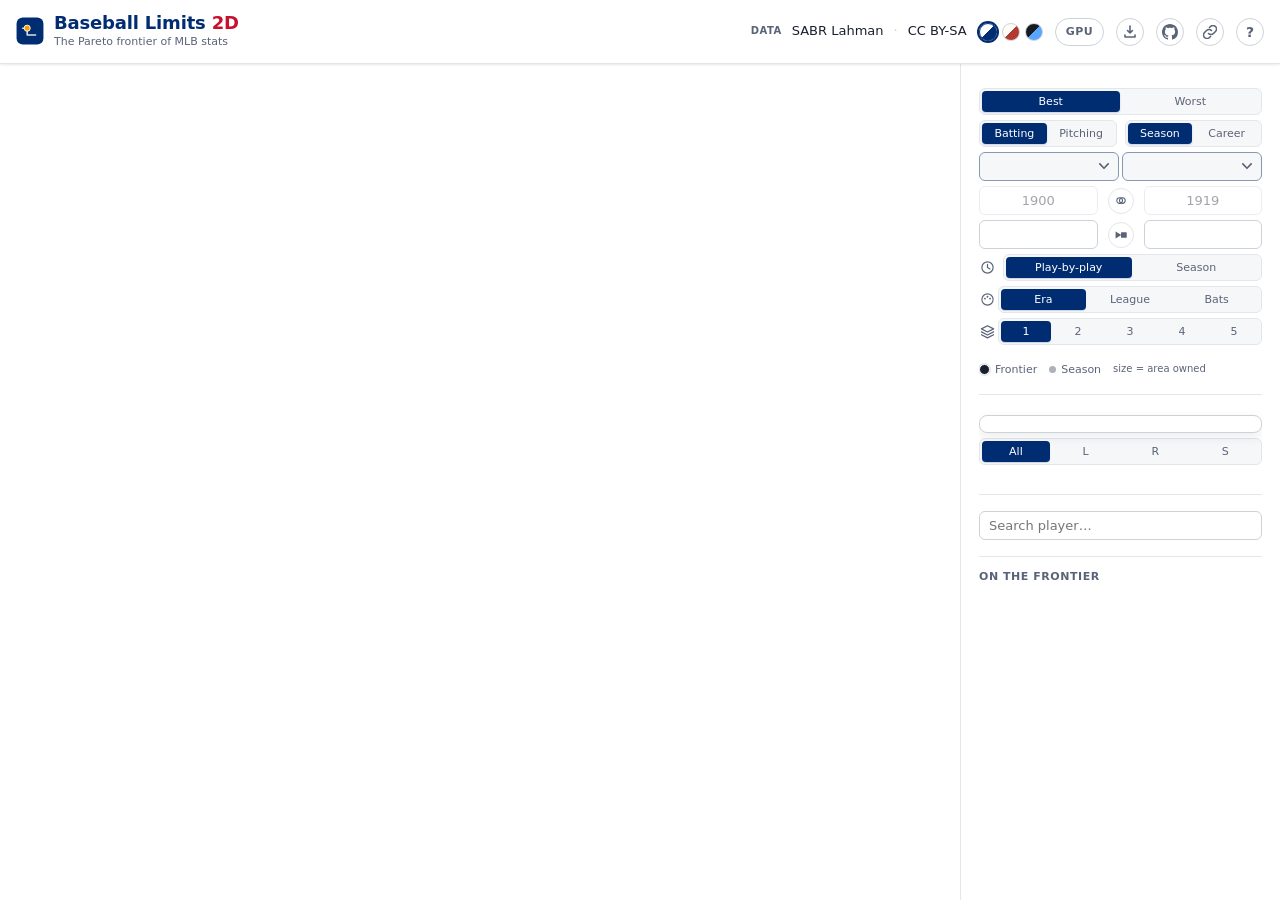
<file: index.html>
<!DOCTYPE html>
<html lang="en">
<head>
    <meta charset="UTF-8">
    <meta name="viewport" content="width=device-width, initial-scale=1.0, viewport-fit=cover">
    <meta name="theme-color" content="#002d72">
    <title>Baseball Limits 2D</title>
    <!-- Favicon / app-icon set (apex logomark — Pareto staircase + gold record dot). -->
    <link rel="icon" type="image/svg+xml" href="icons/favicon.svg">
    <link rel="icon" type="image/png" sizes="32x32" href="icons/favicon-32.png">
    <link rel="icon" type="image/png" sizes="16x16" href="icons/favicon-16.png">
    <link rel="apple-touch-icon" href="icons/apple-touch-icon-180.png">
    <link rel="manifest" href="manifest.webmanifest">
    <meta name="description" content="Interactive Pareto-frontier explorer for MLB batting & pitching, 1871–2025. Pick any two stats and see which player-seasons define the outer edge of what's ever been done.">
    <link rel="canonical" href="https://eliogovea.github.io/baseball-limits-2d/">
    <!-- Open Graph (Facebook, LinkedIn, Discord, Slack, iMessage, …) -->
    <meta property="og:type" content="website">
    <meta property="og:site_name" content="Baseball Limits 2D">
    <meta property="og:title" content="Baseball Limits 2D — the Pareto frontier of MLB stats">
    <meta property="og:description" content="Pick any two of 150 years of MLB stats and see which player-seasons define the outer edge of what's ever been done — Ohtani's 50/50, Bonds' 73, Henderson's 130 steals.">
    <meta property="og:url" content="https://eliogovea.github.io/baseball-limits-2d/">
    <meta property="og:image" content="https://eliogovea.github.io/baseball-limits-2d/og-image.png">
    <meta property="og:image:width" content="1200">
    <meta property="og:image:height" content="630">
    <meta property="og:image:alt" content="Scatter plot of MLB player-seasons with the home-run vs stolen-base Pareto frontier highlighted.">
    <!-- Twitter / X -->
    <meta name="twitter:card" content="summary_large_image">
    <meta name="twitter:title" content="Baseball Limits 2D — the Pareto frontier of MLB stats">
    <meta name="twitter:description" content="The Pareto frontier of 150 years of MLB stats.">
    <meta name="twitter:image" content="https://eliogovea.github.io/baseball-limits-2d/og-image.png">
    <link rel="stylesheet" href="styles.css">
    <script src="https://d3js.org/d3.v7.min.js" defer></script>
    <script src="script.js" defer></script>
    <script src="webgpu-graph.js" defer></script>
    <script src="tour.js" defer></script>
</head>
<body>
    <header class="app-header">
        <div class="brand">
            <!-- Apex logomark, inlined (matches the other header icons + works in
                 the offline single-file bundle where icons/ isn't bundled). -->
            <svg class="brand-mark" width="28" height="28" viewBox="0 0 100 100" aria-hidden="true">
                <rect x="2" y="2" width="96" height="96" rx="22" fill="#002d72"></rect>
                <path d="M24 40 L40 40 L40 64 L70 64" fill="none" stroke="#ffffff" stroke-width="5.5" stroke-linecap="round" stroke-linejoin="round" opacity="0.85"></path>
                <circle cx="40" cy="40" r="11" fill="#f59e0b" stroke="#ffffff" stroke-width="3"></circle>
            </svg>
            <div class="brand-text">
                <h1>Baseball Limits <span class="brand-accent">2D</span></h1>
                <p class="tagline">The Pareto frontier of MLB stats</p>
            </div>
        </div>
        <div class="header-right">
            <nav class="attribution" aria-label="Data sources">
                <span class="attribution-label">Data</span>
                <a href="https://sabr.org/lahman-database/" target="_blank" rel="noopener">SABR Lahman</a>
                <span class="attribution-sep">·</span>
                <a href="https://creativecommons.org/licenses/by-sa/3.0/" target="_blank" rel="noopener" title="Creative Commons Attribution-ShareAlike 3.0">CC BY-SA</a>
            </nav>
            <div class="theme-switch" id="theme-switch" role="group" aria-label="Color theme">
                <button type="button" class="theme-btn active" data-theme="classic" title="Classic theme" aria-label="Classic theme"></button>
                <button type="button" class="theme-btn" data-theme="editorial" title="Editorial theme" aria-label="Editorial theme"></button>
                <button type="button" class="theme-btn" data-theme="dark" title="Night theme" aria-label="Night theme"></button>
            </div>
            <span class="renderer-status" id="renderer-status" role="status" aria-label="Renderer: GPU" title="Rendering on the GPU (WebGPU)">GPU</span>
            <button class="icon-btn" id="export-btn" type="button" aria-label="Download SVG" title="Download SVG">
                <svg width="14" height="14" viewBox="0 0 14 14" aria-hidden="true" fill="none" stroke="currentColor" stroke-width="1.6" stroke-linecap="round" stroke-linejoin="round"><path d="M7 1v7M4.5 5.5L7 8l2.5-2.5"/><path d="M2 10v2h10v-2"/></svg>
            </button>
            <a class="icon-btn" href="https://github.com/eliogovea/baseball-limits-2d" target="_blank" rel="noopener" aria-label="View source on GitHub" title="View source on GitHub">
                <svg width="16" height="16" viewBox="0 0 16 16" aria-hidden="true" fill="currentColor"><path fill-rule="evenodd" d="M8 0C3.58 0 0 3.58 0 8c0 3.54 2.29 6.53 5.47 7.59.4.07.55-.17.55-.38 0-.19-.01-.82-.01-1.49-2.01.37-2.53-.49-2.69-.94-.09-.23-.48-.94-.82-1.13-.28-.15-.68-.52-.01-.53.63-.01 1.08.58 1.23.82.72 1.21 1.87.87 2.33.66.07-.52.28-.87.51-1.07-1.78-.2-3.64-.89-3.64-3.95 0-.87.31-1.59.82-2.15-.08-.2-.36-1.02.08-2.12 0 0 .67-.21 2.2.82.64-.18 1.32-.27 2-.27.68 0 1.36.09 2 .27 1.53-1.04 2.2-.82 2.2-.82.44 1.1.16 1.92.08 2.12.51.56.82 1.27.82 2.15 0 3.07-1.87 3.75-3.65 3.95.29.25.54.73.54 1.48 0 1.07-.01 1.93-.01 2.2 0 .21.15.46.55.38A8.013 8.013 0 0 0 16 8c0-4.42-3.58-8-8-8z"/></svg>
            </a>
            <button class="icon-btn" id="share-btn" type="button" aria-label="Share" title="Share">
                <svg width="14" height="14" viewBox="0 0 14 14" aria-hidden="true" fill="none" stroke="currentColor" stroke-width="1.6" stroke-linecap="round"><path d="M5.5 8.5a3.5 3.5 0 0 0 4.95 0l2-2a3.5 3.5 0 0 0-4.95-4.95l-1 1"/><path d="M8.5 5.5a3.5 3.5 0 0 0-4.95 0l-2 2a3.5 3.5 0 0 0 4.95 4.95l1-1"/></svg>
            </button>
            <button class="help-btn" id="help-btn" type="button" aria-label="About this chart" title="About Baseball Limits 2D">?</button>
        </div>
    </header>

    <div class="share-backdrop" id="share-backdrop" hidden>
        <div class="share-modal" role="dialog" aria-labelledby="share-modal-title" aria-modal="true">
            <div class="share-modal-head">
                <h2 id="share-modal-title">Share this view</h2>
                <button type="button" class="share-modal-close" id="share-modal-close" aria-label="Close">
                    <svg width="14" height="14" viewBox="0 0 14 14" aria-hidden="true" fill="none" stroke="currentColor" stroke-width="2" stroke-linecap="round"><path d="M2 2l10 10M12 2L2 12"/></svg>
                </button>
            </div>
            <div class="share-preview" id="share-preview">
                <div class="share-preview-spinner" id="share-preview-spinner">
                    <span class="spinner" aria-hidden="true"></span>
                    <span>Generating preview…</span>
                </div>
                <img id="share-preview-img" class="share-preview-img" hidden alt="Chart preview">
            </div>
            <div class="share-platforms-label">Share on</div>
            <div class="share-platforms">
                <a class="share-platform" id="share-x" href="#" target="_blank" rel="noopener" aria-label="Share on X">
                    <svg width="18" height="18" viewBox="0 0 18 18" aria-hidden="true" fill="currentColor"><path d="M10.37 7.73 15.9 1.5h-1.32L9.78 6.9 5.88 1.5H1.5l5.8 8.44L1.5 16.5h1.32l5.07-5.9 4.05 5.9H16.5L10.37 7.73zm-1.8 2.08-.58-.84L3.04 2.5h2l3.75 5.4.58.84 4.87 7h-2L8.57 9.81z"/></svg>
                    <span>X</span>
                </a>
                <a class="share-platform" id="share-bluesky" href="#" target="_blank" rel="noopener" aria-label="Share on Bluesky">
                    <svg width="18" height="18" viewBox="0 0 18 18" aria-hidden="true" fill="currentColor"><path d="M9 6.1C7.5 4 4.3 1.6 1.9 1.6c0 0-1.9 0-1.9 2.8 0 .5.1 4.3 2.3 4.9-1.5.4-2.3.9-2.3 1.8C0 12.6 3.1 16.4 9 16.4s9-3.8 9-5.3c0-.9-.8-1.4-2.3-1.8 2.2-.6 2.3-4.4 2.3-4.9 0-2.8-1.9-2.8-1.9-2.8C13.7 1.6 10.5 4 9 6.1z"/></svg>
                    <span>Bluesky</span>
                </a>
                <a class="share-platform" id="share-linkedin" href="#" target="_blank" rel="noopener" aria-label="Share on LinkedIn">
                    <svg width="18" height="18" viewBox="0 0 18 18" aria-hidden="true" fill="currentColor"><path d="M0 1.3C0 .6.6 0 1.3 0h15.4C17.4 0 18 .6 18 1.3v15.4c0 .7-.6 1.3-1.3 1.3H1.3C.6 18 0 17.4 0 16.7V1.3zM5.4 15.1V6.9H2.7v8.2h2.7zM4 5.7c.9 0 1.5-.6 1.5-1.5S5 2.7 4 2.7s-1.5.6-1.5 1.5.6 1.5 1.5 1.5zm11.3 9.4v-4.5c0-2.4-.5-4.3-3.3-4.3-1.4 0-2.3.7-2.7 1.4h-.1V6.9H6.8v8.2H9.4v-4c0-1.2.2-2.3 1.7-2.3s1.5 1.3 1.5 2.3v4h2.7z"/></svg>
                    <span>LinkedIn</span>
                </a>
                <a class="share-platform" id="share-facebook" href="#" target="_blank" rel="noopener" aria-label="Share on Facebook">
                    <svg width="18" height="18" viewBox="0 0 18 18" aria-hidden="true" fill="currentColor"><path d="M18 9A9 9 0 1 0 7.6 17.9v-6.3H5.3V9h2.3V7c0-2.3 1.4-3.6 3.5-3.6 1 0 2.1.2 2.1.2v2.3h-1.2c-1.2 0-1.5.7-1.5 1.4V9h2.6l-.4 2.6h-2.2v6.3A9 9 0 0 0 18 9z"/></svg>
                    <span>Facebook</span>
                </a>
                <a class="share-platform" id="share-whatsapp" href="#" target="_blank" rel="noopener" aria-label="Share on WhatsApp">
                    <svg width="18" height="18" viewBox="0 0 18 18" aria-hidden="true" fill="currentColor"><path d="M15.3 2.6A8.8 8.8 0 0 0 .1 13.3L0 18l4.8-1.3a8.8 8.8 0 0 0 4.2 1.1A8.8 8.8 0 0 0 18 8.8a8.8 8.8 0 0 0-2.7-6.2zM9 16.1c-1.2 0-2.4-.3-3.5-1l-.3-.1-2.9.8.8-2.8-.2-.3A7.2 7.2 0 0 1 1.8 8.8a7.2 7.2 0 0 1 12.3-5 7.2 7.2 0 0 1-5.1 12.3zM13 11c-.2-.1-1.4-.7-1.6-.8-.2-.1-.3-.1-.4.1-.2.2-.6.7-.7.9-.1.1-.2.1-.4 0-.2-.1-.9-.3-1.7-1.1-.6-.6-1-1.2-1.1-1.4-.1-.2 0-.3.1-.5l.3-.4.2-.3v-.4l-.7-1.6c-.2-.4-.4-.4-.6-.4h-.4c-.2 0-.4.1-.6.3C5 6.7 4.4 7.3 4.4 8.4s.9 2.4 1 2.6c.1.1 1.8 2.8 4.4 3.9.6.3 1.1.4 1.5.5.6.2 1.2.2 1.6.1.5-.1 1.4-.6 1.6-1.1.2-.5.2-1 .1-1.1-.1-.1-.3-.2-.6-.3z"/></svg>
                    <span>WhatsApp</span>
                </a>
                <a class="share-platform" id="share-reddit" href="#" target="_blank" rel="noopener" aria-label="Share on Reddit">
                    <svg width="18" height="18" viewBox="0 0 18 18" aria-hidden="true" fill="currentColor"><circle cx="9" cy="9" r="9"/><path fill="white" d="M15 9c0-.8-.7-1.5-1.5-1.5-.4 0-.7.1-1 .3C11.5 7.2 10.1 6.7 8.6 6.6l.7-3.1 2.1.5a1.1 1.1 0 1 0 .1-.6L9.3 2.9 8.4 6.6H8C6.5 6.7 5.1 7.2 4.1 7.9a2 2 0 0 0-1-.3C2.4 7.5 1.7 8.2 1.7 9c0 .5.3 1 .7 1.3v.4c0 2 2.2 3.5 5 3.5s5-1.5 5-3.5v-.4c.4-.3.6-.8.6-1.3zM5.5 9.8c0-.5.4-.8.8-.8s.8.4.8.8-.4.8-.8.8-.8-.3-.8-.8zm4.7 2.5c-.5.5-1.4.8-2.6.8s-2.1-.3-2.6-.8a.3.3 0 0 1 .4-.4c.5.4 1.2.6 2.2.6s1.7-.2 2.2-.6a.3.3 0 0 1 .4.4zm-.2-1.7c-.4 0-.8-.4-.8-.8s.4-.8.8-.8.8.4.8.8-.4.8-.8.8z"/></svg>
                    <span>Reddit</span>
                </a>
            </div>
            <div class="share-divider"></div>
            <!-- Copy image is the primary action — the hint below tells users to
                 paste it anywhere; copy-link is the secondary path. -->
            <div class="share-actions">
                <button type="button" class="share-action-btn" id="share-modal-copy-image">
                    <svg width="14" height="14" viewBox="0 0 14 14" aria-hidden="true" fill="none" stroke="currentColor" stroke-width="1.6" stroke-linecap="round" stroke-linejoin="round"><rect x="1.5" y="1.5" width="11" height="11" rx="1.5"/><path d="M1.5 9l3.5-3.5 3 3 2-2 2.5 2.5"/><circle cx="10" cy="4.5" r="1" fill="currentColor" stroke="none"/></svg>
                    Copy image
                </button>
                <button type="button" class="share-action-btn share-action-btn--secondary" id="share-modal-copy-link">
                    <svg width="14" height="14" viewBox="0 0 14 14" aria-hidden="true" fill="none" stroke="currentColor" stroke-width="1.6" stroke-linecap="round"><path d="M5 8.5a3 3 0 0 0 4.24 0l2-2a3 3 0 0 0-4.24-4.24l-1 1"/><path d="M9 5.5a3 3 0 0 0-4.24 0l-2 2a3 3 0 0 0 4.24 4.24l1-1"/></svg>
                    Copy link
                </button>
            </div>
            <p class="share-hint">After copying the image, paste it into your post on any platform.</p>
        </div>
    </div>

    <div class="explainer-backdrop" id="explainer-backdrop" hidden>
        <div class="explainer" role="dialog" aria-labelledby="explainer-title" aria-modal="true">
            <h2 id="explainer-title">Welcome to Baseball Limits 2D</h2>
            <p><strong>The chart</strong> — each dot is one MLB season (or career total in Career mode), plotted on any two stats you choose. Dots are colored by era, from the Dead Ball years to today.</p>
            <p><strong>The red staircase</strong> is the Pareto frontier: no season in history has ever achieved more in <em>both</em> stats at once. The step shape is exact — each horizontal or vertical edge marks where the record changes, and anything above-right of the line would extend it.</p>
            <p><strong>Hover a red dot</strong> to see the shaded area that season exclusively controls — the region the frontier would lose if it were removed. A wide dashed ring shows how close any other season ever came. Click to lock it.</p>
            <p><strong>Click any red dot</strong> to trace that player's other seasons in gold and reveal the combined frontier area all their seasons collectively own. Click a second player to see their joint footprint together.</p>
            <p><strong>Press ▶</strong> next to the year range to watch the frontier evolve — the end year advances automatically so you can see which seasons rewrote history and when.</p>
            <p><strong>Explore</strong> by picking any two stats, adjusting the year range, or filtering by league, handedness, or birthplace.</p>
            <p class="explainer-stories-lab">Or jump straight into a famous frontier:</p>
            <div class="preset-shelf" id="preset-shelf" aria-label="Story presets"></div>
            <div class="explainer-actions">
                <button class="explainer-tour" id="take-tour-btn" type="button">Take the tour</button>
                <button class="explainer-dismiss" id="explainer-dismiss" type="button">Start exploring</button>
            </div>
        </div>
    </div>

    <main class="app-main">
        <section class="chart-region" aria-label="Scatter plot">
            <!-- Play-by-play overlay: a prominent fixed-position date readout (big year)
                 + the progress bar, pinned over the chart so the sidebar controls don't
                 reflow as the date width changes during the animation. -->
            <div class="pbp-overlay" id="pbp-overlay" hidden>
                <div class="pbp-date" id="pbp-date" data-corner="tr" aria-live="off">
                    <span class="pbp-dt-y"></span>
                    <span class="pbp-dt-md"><span class="pbp-dt-d"></span> <span class="pbp-dt-m"></span></span>
                </div>
                <input type="range" id="pbp-scrubber" class="pbp-scrubber" min="0" max="0" value="0" aria-label="Time cursor" title="Drag through time">
            </div>
            <div class="loading-indicator" id="loading-indicator" role="status" aria-live="polite">
                <span class="spinner" aria-hidden="true"></span>
                <span>Loading data…</span>
            </div>
            <div class="chart-toolbar" id="chart-toolbar">
                <button class="chart-tool active" id="zoom-mode-brush" data-zoom-mode="brush" title="Brush: drag a rectangle to zoom in" aria-label="Brush zoom mode">
                    <svg width="14" height="14" viewBox="0 0 14 14" aria-hidden="true"><rect x="2.5" y="3.5" width="9" height="7" fill="none" stroke="currentColor" stroke-width="1.6" stroke-dasharray="2 1.5"/></svg>
                </button>
                <button class="chart-tool" id="zoom-mode-pan" data-zoom-mode="pan" title="Pan: drag to move, wheel to zoom" aria-label="Pan zoom mode">
                    <svg width="14" height="14" viewBox="0 0 14 14" aria-hidden="true"><path d="M7 2v10M2 7h10M5 4l2-2 2 2M5 10l2 2 2-2M4 5l-2 2 2 2M10 5l2 2-2 2" fill="none" stroke="currentColor" stroke-width="1.4" stroke-linecap="round"/></svg>
                </button>
                <button class="chart-tool" id="zoom-reset" title="Reset zoom" aria-label="Reset zoom" disabled>
                    <svg width="14" height="14" viewBox="0 0 14 14" aria-hidden="true"><path d="M3 7a4 4 0 1 1 1.2 2.8M3 4v3h3" fill="none" stroke="currentColor" stroke-width="1.6" stroke-linecap="round" stroke-linejoin="round"/></svg>
                </button>
            </div>
            <svg id="scatter-plot" role="img" aria-label="Scatter plot of batting statistics with Pareto frontier highlighted">
            </svg>
            <div class="tooltip" id="tooltip" role="tooltip" aria-hidden="true"></div>
            <!-- Player spotlight card — shown when a single player is pinned. -->
            <div class="player-spotlight" id="player-spotlight" hidden></div>
        </section>

        <aside class="controls-region" aria-label="Filters">
            <button class="controls-toggle" id="controls-toggle" type="button" aria-expanded="false" aria-controls="controls-panel">
                <span>Controls</span>
                <svg class="chevron" width="16" height="16" viewBox="0 0 16 16" aria-hidden="true">
                    <path d="M4 6l4 4 4-4" fill="none" stroke="currentColor" stroke-width="2" stroke-linecap="round" stroke-linejoin="round"/>
                </svg>
            </button>

            <div class="controls-panel collapsed" id="controls-panel">

              <div class="controls-inputs">

                <!-- ── PLOT band: what's drawn (direction, dataset, axes, range, color) ── -->
                <section class="ctl-section">
                    <div class="mode-toggle compact" role="group" aria-label="Frontier direction" title="Frontier direction">
                        <button type="button" class="frontier-btn mode-btn active" data-mode="best">Best</button>
                        <button type="button" class="frontier-btn mode-btn" data-mode="worst">Worst</button>
                    </div>
                    <div class="ctl-grid-2">
                        <div class="mode-toggle compact" role="group" id="stats-toggle">
                            <button type="button" class="mode-btn active" data-stats="batting">Batting</button>
                            <button type="button" class="mode-btn" data-stats="pitching">Pitching</button>
                        </div>
                        <div class="mode-toggle compact" role="group" id="mode-toggle">
                            <button type="button" class="mode-btn active" data-mode="season">Season</button>
                            <button type="button" class="mode-btn" data-mode="career">Career</button>
                        </div>
                    </div>
                    <p class="control-hint" id="mode-hint" hidden>Each dot is one player's single season.</p>
                    <!-- Axis selectors drive the whole chart — emphasized via .ctl-axis-pair. -->
                    <div class="ctl-field ctl-field--inline ctl-axis-pair">
                        <select id="x-axis-select" class="field" aria-label="X axis statistic" title="X axis statistic"></select>
                        <select id="y-axis-select" class="field" aria-label="Y axis statistic" title="Y axis statistic"></select>
                    </div>
                    <!-- Comparison-era range (era-vs-era overlay), aligned ABOVE the
                         primary range. The center overlap-icon button enables/disables it;
                         the year inputs stay dimmed + disabled until it's on. -->
                    <div class="ctl-field ctl-field--inline ctl-year-row" id="era-b-row">
                        <input type="number" id="sb-year-select" class="field" inputmode="numeric" aria-label="Comparison start year" title="Comparison era start" value="1900" disabled>
                        <button type="button" id="era-compare-toggle" class="anim-play-btn era-compare-btn" aria-pressed="false" aria-label="Compare a second era" title="Compare a second era">
                            <svg width="13" height="13" viewBox="0 0 16 16" fill="none" stroke="currentColor" stroke-width="1.4" aria-hidden="true"><circle cx="6.2" cy="8" r="3.8"/><circle cx="9.8" cy="8" r="3.8"/></svg>
                        </button>
                        <input type="number" id="eb-year-select" class="field" inputmode="numeric" aria-label="Comparison end year" title="Comparison era end" value="1919" disabled>
                    </div>
                    <!-- Primary year range. The center ▶ plays the frontier/smooth animation. -->
                    <div class="ctl-field ctl-field--inline ctl-year-row">
                        <input type="number" id="s-year-select" class="field" inputmode="numeric" aria-label="Start year" title="Start year">
                        <button type="button" id="anim-play-btn" class="anim-play-btn" title="Animate frontier evolution" aria-label="Play frontier animation">
                            <svg id="anim-icon-play" width="11" height="12" viewBox="0 0 11 12" fill="currentColor"><polygon points="1,0 11,6 1,12"/></svg>
                            <svg id="anim-icon-stop" width="10" height="10" viewBox="0 0 10 10" fill="currentColor" hidden><rect width="10" height="10" rx="1"/></svg>
                        </button>
                        <input type="number" id="e-year-select" class="field" inputmode="numeric" aria-label="End year" title="End year">
                    </div>
                    <!-- Smooth (game-by-game) cursor: animates game by game from play-by-play.
                         Scrubber + date + the speed row below appear when on. -->
                    <div class="ctl-field ctl-field--inline ctl-smooth-row">
                        <span class="ctl-icon" title="How the cursor moves through time" aria-hidden="true">
                            <svg width="15" height="15" viewBox="0 0 16 16" fill="none" stroke="currentColor" stroke-width="1.3" stroke-linecap="round" stroke-linejoin="round">
                                <circle cx="8" cy="8" r="6"/>
                                <path d="M8 4.6V8l2.6 1.6"/>
                            </svg>
                        </span>
                        <div class="seg-group" id="pbp-gran-seg" role="group" aria-label="Animation granularity" title="How the cursor moves through time">
                            <button type="button" class="seg-btn active" data-gran="pbp" title="Animate game by game (full date)">Play-by-play</button>
                            <button type="button" class="seg-btn" data-gran="season" title="Step season by season (year only)">Season</button>
                        </div>
                        <button type="button" id="group-career-toggle" class="seg-btn" aria-pressed="false" title="Race the selected players' cumulative careers through stat-space" hidden>Group careers</button>
                    </div>
                    <!-- Playback speed — segmented, like the layers control. Shown with smooth. -->
                    <div class="ctl-field ctl-field--inline ctl-speed-row" id="pbp-speed-row" hidden>
                        <span class="ctl-icon" title="Playback speed" aria-hidden="true">
                            <svg width="15" height="15" viewBox="0 0 16 16" fill="none" stroke="currentColor" stroke-width="1.3" stroke-linecap="round" stroke-linejoin="round">
                                <path d="M3 11.6 A 5.4 5.4 0 1 1 13 11.6"/>
                                <path d="M8 11.2 11.4 6.4"/>
                                <circle cx="8" cy="11.4" r="1" fill="currentColor" stroke="none"/>
                            </svg>
                        </span>
                        <div class="seg-group" role="group" id="pbp-speed-seg" aria-label="Playback speed" title="Playback speed">
                            <button type="button" class="seg-btn" data-speed="0.25">0.25×</button>
                            <button type="button" class="seg-btn" data-speed="0.5">0.5×</button>
                            <button type="button" class="seg-btn active" data-speed="1">1×</button>
                            <button type="button" class="seg-btn" data-speed="2">2×</button>
                            <button type="button" class="seg-btn" data-speed="4">4×</button>
                            <button type="button" class="seg-btn" data-speed="8">8×</button>
                        </div>
                    </div>
                    <div class="ctl-field ctl-field--inline ctl-colorby-row">
                        <span class="ctl-icon" title="Color dots by" aria-hidden="true">
                            <svg width="15" height="15" viewBox="0 0 16 16" fill="none" stroke="currentColor" stroke-width="1.2">
                                <circle cx="8" cy="8" r="6"/>
                                <circle cx="5.3" cy="7" r="1" fill="currentColor" stroke="none"/>
                                <circle cx="8" cy="5.1" r="1" fill="currentColor" stroke="none"/>
                                <circle cx="10.7" cy="7" r="1" fill="currentColor" stroke="none"/>
                            </svg>
                        </span>
                        <div class="seg-group" role="group" id="colorby-seg" aria-label="Color dots by" title="Color the background dots by">
                            <button type="button" class="seg-btn active" data-colorby="era" title="Color dots by era">Era</button>
                            <button type="button" class="seg-btn" data-colorby="league" title="Color dots by league">League</button>
                            <button type="button" class="seg-btn" data-colorby="bats" title="Color dots by handedness">Bats</button>
                        </div>
                    </div>
                    <div class="ctl-field ctl-field--inline ctl-depth-row">
                        <span class="ctl-icon" title="Pareto layers — dominance depth" aria-hidden="true">
                            <svg width="15" height="15" viewBox="0 0 16 16" fill="none" stroke="currentColor" stroke-width="1.3" stroke-linejoin="round" stroke-linecap="round">
                                <path d="M8 1.8 14.5 5.2 8 8.6 1.5 5.2Z"/>
                                <path d="M1.5 8.4 8 11.8 14.5 8.4"/>
                                <path d="M1.5 11.4 8 14.8 14.5 11.4"/>
                            </svg>
                        </span>
                        <div class="seg-group" role="group" id="depth-seg" aria-label="Pareto depth — how many frontier layers to peel" title="Peel deeper Pareto layers (dominance topography)">
                            <button type="button" class="seg-btn active" data-depth="1">1</button>
                            <button type="button" class="seg-btn" data-depth="2">2</button>
                            <button type="button" class="seg-btn" data-depth="3">3</button>
                            <button type="button" class="seg-btn" data-depth="4">4</button>
                            <button type="button" class="seg-btn" data-depth="5">5</button>
                        </div>
                    </div>
                    <!-- Encoding key — matches the Color-by control above; populated by
                         renderLegend(). Lives here (not over the chart) so it never hides
                         a frontier point. -->
                    <div class="legend" aria-hidden="true">
                        <div id="legend-encoding"></div>
                        <div class="legend-row">
                            <span class="legend-item"><span class="legend-dot legend-dot--frontier"></span>Frontier</span>
                            <span class="legend-item"><span class="legend-dot legend-dot--season"></span>Season</span>
                            <span class="legend-note">size = area owned</span>
                        </div>
                        <div class="legend-row legend-row--global" id="legend-global" hidden>
                            <span class="legend-item"><span class="legend-line legend-line--global"></span>Global frontier</span>
                        </div>
                    </div>
                </section>

                <hr class="ctl-divider">

                <!-- ── FILTER band: which player-seasons qualify ── -->
                <section class="ctl-section">
                    <div id="franchise-row">
                        <div id="franchise-panel" class="franchise-panel" role="listbox" aria-label="Select franchise"></div>
                        <select id="franchise-select" hidden aria-hidden="true" tabindex="-1"></select>
                    </div>
                    <div class="ctl-field">
                        <div class="seg-group" role="group" id="bats-seg" aria-label="Bats" title="Bats">
                            <button type="button" class="seg-btn active" data-bats="all" title="All handedness">All</button>
                            <button type="button" class="seg-btn" data-bats="L" title="Bats left">L</button>
                            <button type="button" class="seg-btn" data-bats="R" title="Bats right">R</button>
                            <button type="button" class="seg-btn" id="bats-switch-btn" data-bats="S" title="Switch hitter">S</button>
                        </div>
                    </div>
                    <div id="country-row">
                        <div id="country-panel" class="country-panel" role="listbox" aria-label="Country of birth"></div>
                        <select id="country-select" hidden aria-hidden="true" tabindex="-1"></select>
                    </div>
                    <!-- THRESHOLD: only shown when a rate stat is on an axis -->
                    <div class="ctl-field ctl-field--inline ctl-pa-row ctl-threshold-section" id="threshold-section" hidden>
                        <label class="ctl-label" id="threshold-label" for="pa-min-select">Min PA</label>
                        <input type="number" id="pa-min-select" class="field ctl-threshold" list="pa-presets" min="0" step="1" inputmode="numeric" aria-label="Minimum playing time to qualify" title="Type any value or pick a preset">
                        <datalist id="pa-presets"></datalist>
                    </div>
                </section>

                <hr class="ctl-divider">

                <!-- ── HIGHLIGHT band: trace specific players ── -->
                <section class="ctl-section">
                    <div class="ctl-field player-search-row">
                        <input type="text" id="player-search" class="field" placeholder="Search player…" autocomplete="off" aria-label="Highlight player seasons" aria-autocomplete="list" aria-controls="player-suggestions">
                        <div id="player-suggestions" class="player-suggestions" hidden role="listbox" aria-label="Player suggestions"></div>
                    </div>
                    <div class="player-chips" id="player-hint" hidden></div>
                </section>

              </div><!-- /.controls-inputs -->

                <!-- ── Frontier leaderboard: browsable list of record seasons ── -->
                <section class="frontier-section" aria-label="Frontier leaderboard">
                    <div class="frontier-head">
                        <span class="frontier-title">On the frontier</span>
                        <span class="frontier-count" id="frontier-count"></span>
                    </div>
                    <div class="frontier-cards" id="frontier-cards" role="list"></div>
                </section>

            </div>
        </aside>
    </main>
</body>
</html>
</file>
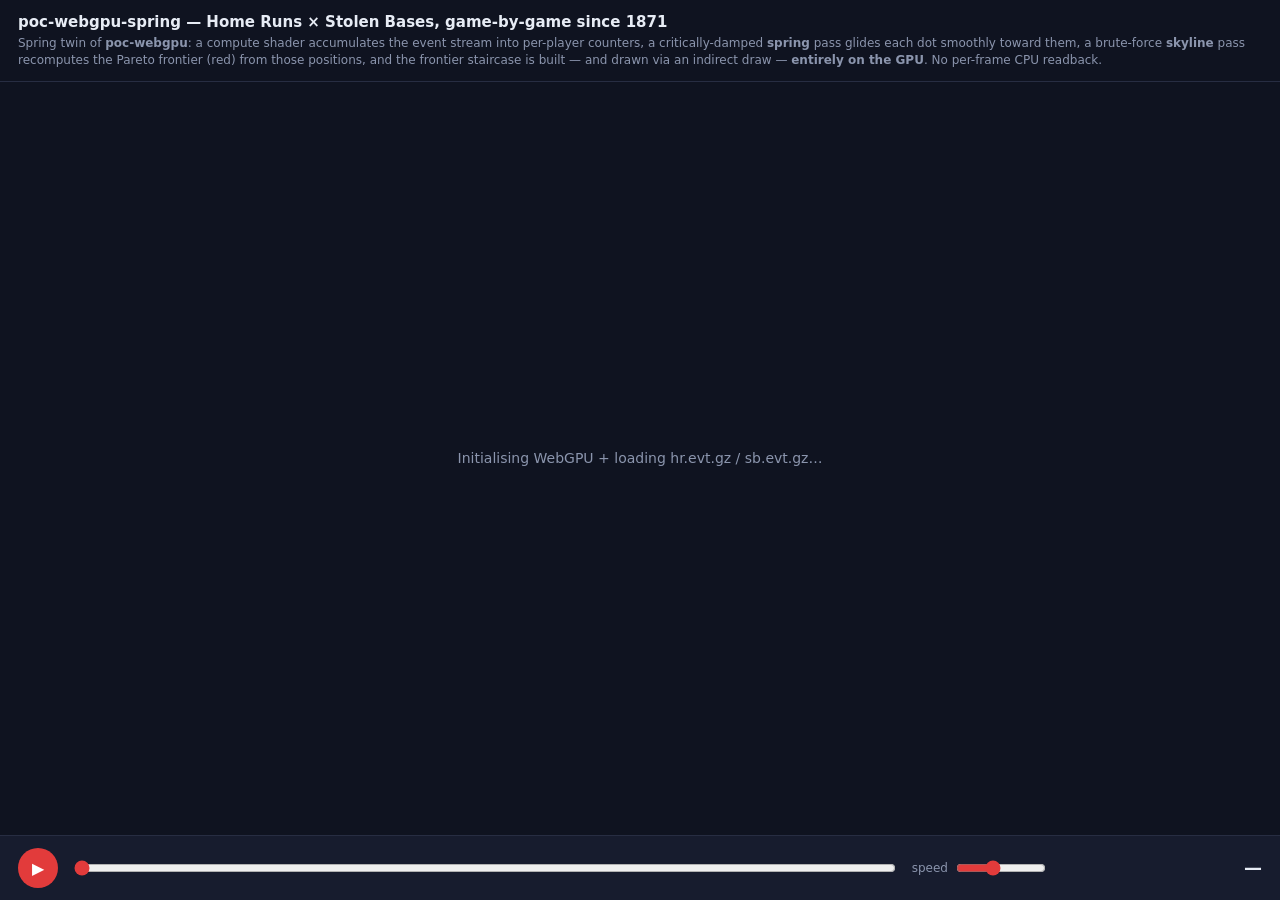
<file: poc-webgpu-spring/index.html>
<!DOCTYPE html>
<html lang="en">
<head>
<meta charset="utf-8">
<meta name="viewport" content="width=device-width, initial-scale=1">
<title>poc-webgpu-spring — HR×SB replay (GPU spring + GPU skyline)</title>
<style>
  :root { --bg:#0f1320; --panel:#171c2e; --ink:#e7ecf5; --muted:#8b95ad; --accent:#e23b3b; --grid:#272d42; }
  * { box-sizing: border-box; }
  html, body { margin:0; height:100%; background:var(--bg); color:var(--ink);
    font:14px/1.4 -apple-system, system-ui, sans-serif; }
  .wrap { display:flex; flex-direction:column; height:100%; }
  header { padding:12px 18px; border-bottom:1px solid var(--grid); }
  header h1 { margin:0; font-size:15px; font-weight:650; }
  header p { margin:2px 0 0; color:var(--muted); font-size:12px; }
  .chart-region { position:relative; flex:1 1 auto; min-height:0; }
  #gpu, #labels { position:absolute; inset:0; width:100%; height:100%; display:block; }
  #labels { pointer-events:none; }
  .controls { display:flex; align-items:center; gap:14px; padding:12px 18px;
    border-top:1px solid var(--grid); background:var(--panel); }
  button { border:none; cursor:pointer; color:#fff; }
  button#play { width:40px; height:40px; border-radius:50%; background:var(--accent); font-size:16px; flex:none; }
  button#modeToggle { padding:8px 14px; border-radius:8px; background:#2a3350; font-size:13px; flex:none; }
  #scrubber { flex:1 1 auto; accent-color:var(--accent); }
  .readout { font-variant-numeric:tabular-nums; white-space:nowrap; min-width:200px; text-align:right; }
  .readout .date { font-size:18px; font-weight:650; }
  .readout .sub { color:var(--muted); font-size:12px; }
  label.speed { color:var(--muted); font-size:12px; display:flex; align-items:center; gap:6px; }
  #status { position:absolute; inset:0; display:flex; align-items:center; justify-content:center;
    padding:40px; color:var(--muted); text-align:center; }
</style>
</head>
<body>
<div class="wrap">
  <header>
    <h1>poc-webgpu-spring — Home Runs × Stolen Bases, game-by-game since 1871</h1>
    <p>Spring twin of <b>poc-webgpu</b>: a compute shader accumulates the event stream into per-player counters, a
       critically-damped <b>spring</b> pass glides each dot smoothly toward them, a brute-force <b>skyline</b> pass
       recomputes the Pareto frontier (red) from those positions, and the frontier staircase is built — and drawn via
       an indirect draw — <b>entirely on the GPU</b>. No per-frame CPU readback.</p>
  </header>
  <div class="chart-region">
    <canvas id="gpu"></canvas>
    <canvas id="labels"></canvas>
    <div id="status">Initialising WebGPU + loading hr.evt.gz / sb.evt.gz…</div>
  </div>
  <div class="controls">
    <button id="play" title="Play / pause">▶</button>
    <input id="scrubber" type="range" min="0" max="0" value="0">
    <label class="speed">speed
      <input id="speed" type="range" min="1" max="60" value="24" style="width:90px; accent-color:var(--accent)">
    </label>
    <div class="readout"><div class="date" id="dateLabel">—</div><div class="sub" id="subLabel"></div></div>
  </div>
</div>
<script type="module" src="main.js"></script>
</body>
</html>
</file>
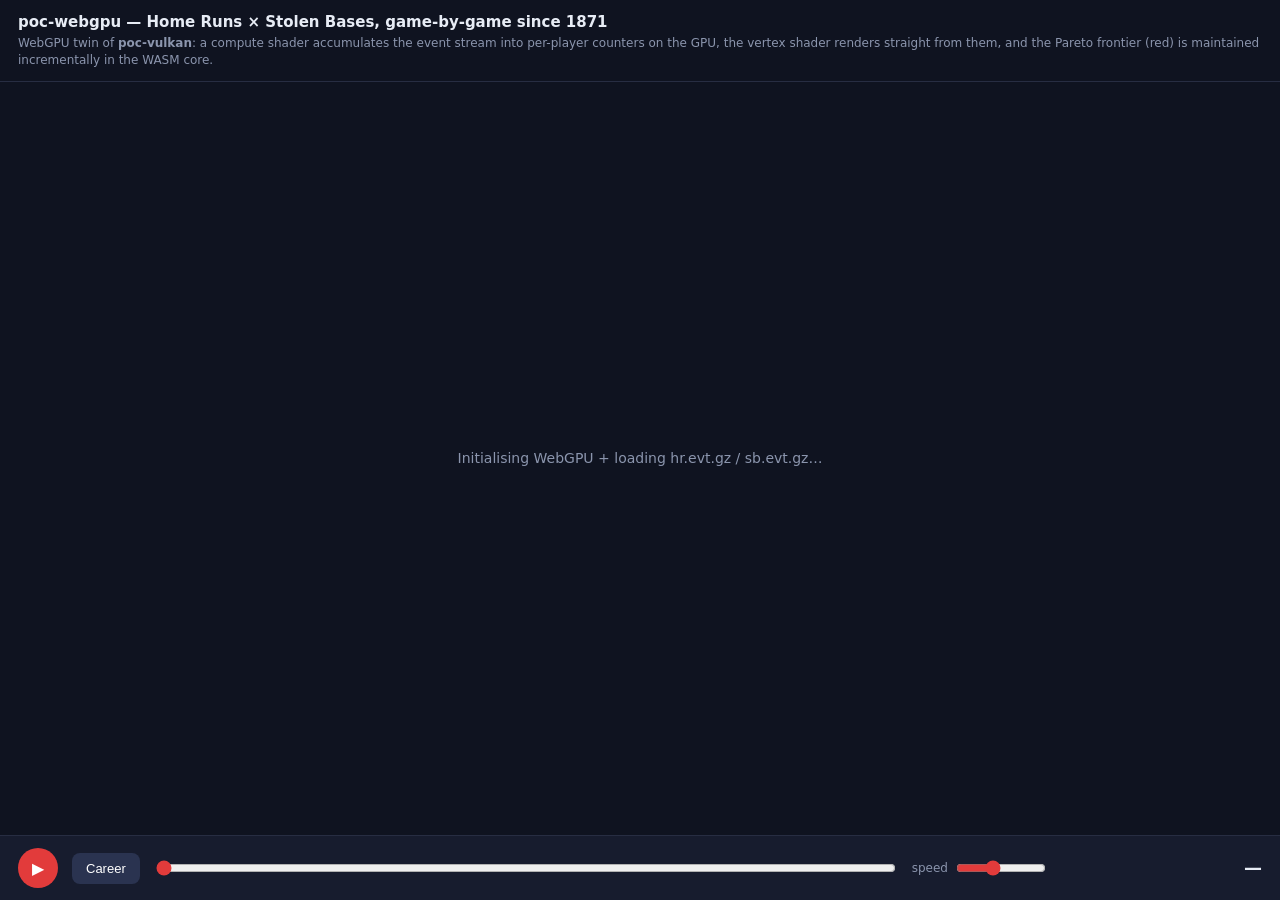
<file: poc-webgpu/index.html>
<!DOCTYPE html>
<html lang="en">
<head>
<meta charset="utf-8">
<meta name="viewport" content="width=device-width, initial-scale=1">
<title>poc-webgpu — HR×SB replay (WebGPU twin of poc-vulkan)</title>
<style>
  :root { --bg:#0f1320; --panel:#171c2e; --ink:#e7ecf5; --muted:#8b95ad; --accent:#e23b3b; --grid:#272d42; }
  * { box-sizing: border-box; }
  html, body { margin:0; height:100%; background:var(--bg); color:var(--ink);
    font:14px/1.4 -apple-system, system-ui, sans-serif; }
  .wrap { display:flex; flex-direction:column; height:100%; }
  header { padding:12px 18px; border-bottom:1px solid var(--grid); }
  header h1 { margin:0; font-size:15px; font-weight:650; }
  header p { margin:2px 0 0; color:var(--muted); font-size:12px; }
  .chart-region { position:relative; flex:1 1 auto; min-height:0; }
  #gpu { position:absolute; inset:0; width:100%; height:100%; display:block; }
  .controls { display:flex; align-items:center; gap:14px; padding:12px 18px;
    border-top:1px solid var(--grid); background:var(--panel); }
  button { border:none; cursor:pointer; color:#fff; }
  button#play { width:40px; height:40px; border-radius:50%; background:var(--accent); font-size:16px; flex:none; }
  button#modeToggle { padding:8px 14px; border-radius:8px; background:#2a3350; font-size:13px; flex:none; }
  #scrubber { flex:1 1 auto; accent-color:var(--accent); }
  .readout { font-variant-numeric:tabular-nums; white-space:nowrap; min-width:200px; text-align:right; }
  .readout .date { font-size:18px; font-weight:650; }
  .readout .sub { color:var(--muted); font-size:12px; }
  label.speed { color:var(--muted); font-size:12px; display:flex; align-items:center; gap:6px; }
  #status { position:absolute; inset:0; display:flex; align-items:center; justify-content:center;
    padding:40px; color:var(--muted); text-align:center; }
</style>
</head>
<body>
<div class="wrap">
  <header>
    <h1>poc-webgpu — Home Runs × Stolen Bases, game-by-game since 1871</h1>
    <p>WebGPU twin of <b>poc-vulkan</b>: a compute shader accumulates the event stream into per-player counters on the GPU,
       the vertex shader renders straight from them, and the Pareto frontier (red) is maintained incrementally in the WASM core.</p>
  </header>
  <div class="chart-region">
    <canvas id="gpu"></canvas>
    <div id="status">Initialising WebGPU + loading hr.evt.gz / sb.evt.gz…</div>
  </div>
  <div class="controls">
    <button id="play" title="Play / pause">▶</button>
    <button id="modeToggle" title="Toggle career / season-open-year">Career</button>
    <input id="scrubber" type="range" min="0" max="0" value="0">
    <label class="speed">speed
      <input id="speed" type="range" min="1" max="60" value="24" style="width:90px; accent-color:var(--accent)">
    </label>
    <div class="readout"><div class="date" id="dateLabel">—</div><div class="sub" id="subLabel"></div></div>
  </div>
</div>
<script type="module" src="main.js"></script>
</body>
</html>
</file>
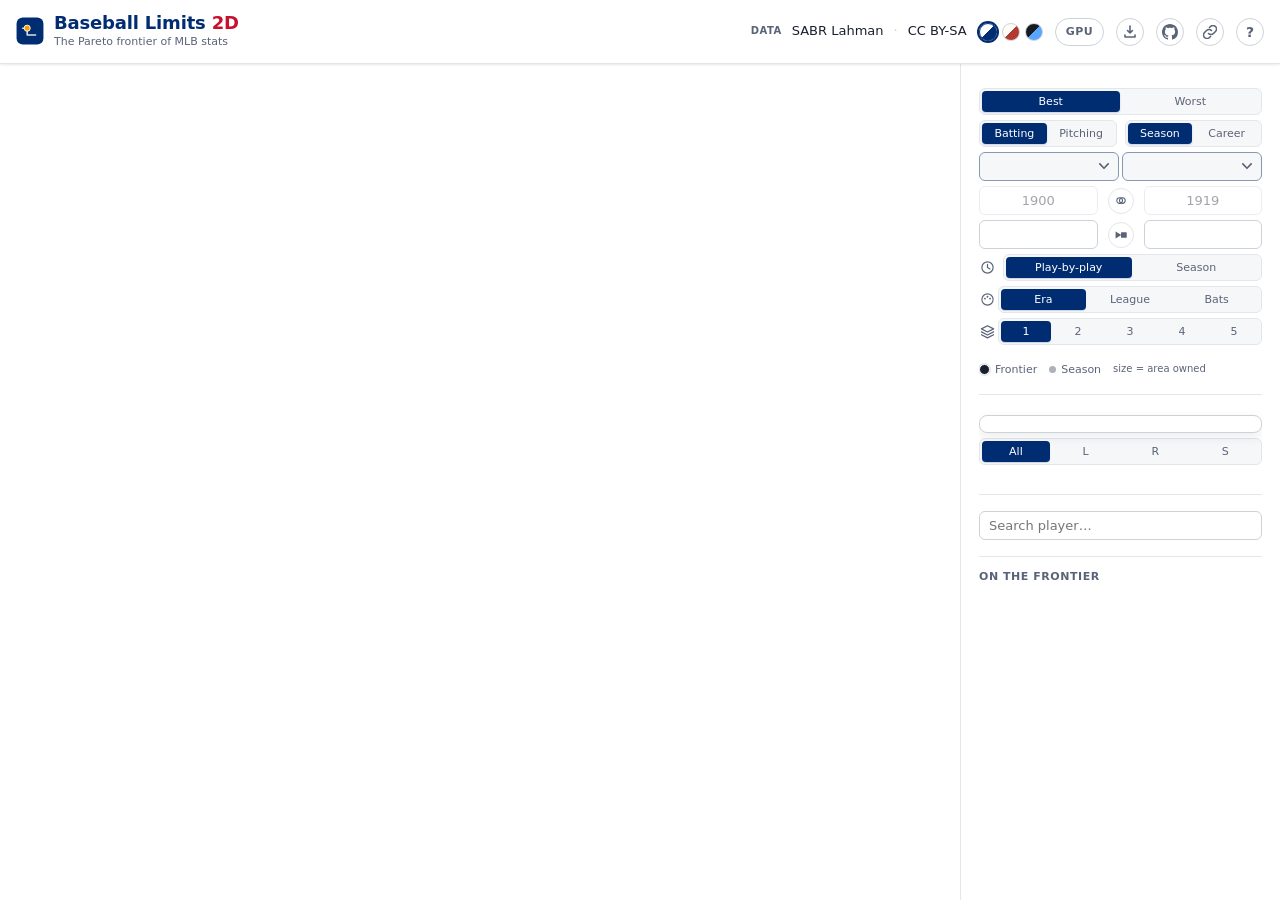
<file: experimental/feat-event-level-pbp/index.html>
<!DOCTYPE html>
<html lang="en">
<head>
    <meta charset="UTF-8">
    <meta name="viewport" content="width=device-width, initial-scale=1.0, viewport-fit=cover">
    <meta name="theme-color" content="#002d72">
    <title>Baseball Limits 2D</title>
    <!-- Favicon / app-icon set (apex logomark — Pareto staircase + gold record dot). -->
    <link rel="icon" type="image/svg+xml" href="icons/favicon.svg">
    <link rel="icon" type="image/png" sizes="32x32" href="icons/favicon-32.png">
    <link rel="icon" type="image/png" sizes="16x16" href="icons/favicon-16.png">
    <link rel="apple-touch-icon" href="icons/apple-touch-icon-180.png">
    <link rel="manifest" href="manifest.webmanifest">
    <meta name="description" content="Interactive Pareto-frontier explorer for MLB batting & pitching, 1871–2025. Pick any two stats and see which player-seasons define the outer edge of what's ever been done.">
    <link rel="canonical" href="https://eliogovea.github.io/baseball-limits-2d/">
    <!-- Open Graph (Facebook, LinkedIn, Discord, Slack, iMessage, …) -->
    <meta property="og:type" content="website">
    <meta property="og:site_name" content="Baseball Limits 2D">
    <meta property="og:title" content="Baseball Limits 2D — the Pareto frontier of MLB stats">
    <meta property="og:description" content="Pick any two of 150 years of MLB stats and see which player-seasons define the outer edge of what's ever been done — Ohtani's 50/50, Bonds' 73, Henderson's 130 steals.">
    <meta property="og:url" content="https://eliogovea.github.io/baseball-limits-2d/">
    <meta property="og:image" content="https://eliogovea.github.io/baseball-limits-2d/og-image.png">
    <meta property="og:image:width" content="1200">
    <meta property="og:image:height" content="630">
    <meta property="og:image:alt" content="Scatter plot of MLB player-seasons with the home-run vs stolen-base Pareto frontier highlighted.">
    <!-- Twitter / X -->
    <meta name="twitter:card" content="summary_large_image">
    <meta name="twitter:title" content="Baseball Limits 2D — the Pareto frontier of MLB stats">
    <meta name="twitter:description" content="The Pareto frontier of 150 years of MLB stats.">
    <meta name="twitter:image" content="https://eliogovea.github.io/baseball-limits-2d/og-image.png">
    <link rel="stylesheet" href="styles.css">
    <script src="https://d3js.org/d3.v7.min.js" defer></script>
    <script src="script.js" defer></script>
    <script src="tour.js" defer></script>
</head>
<body>
    <header class="app-header">
        <div class="brand">
            <!-- Apex logomark, inlined (matches the other header icons + works in
                 the offline single-file bundle where icons/ isn't bundled). -->
            <svg class="brand-mark" width="28" height="28" viewBox="0 0 100 100" aria-hidden="true">
                <rect x="2" y="2" width="96" height="96" rx="22" fill="#002d72"></rect>
                <path d="M24 40 L40 40 L40 64 L70 64" fill="none" stroke="#ffffff" stroke-width="5.5" stroke-linecap="round" stroke-linejoin="round" opacity="0.85"></path>
                <circle cx="40" cy="40" r="11" fill="#f59e0b" stroke="#ffffff" stroke-width="3"></circle>
            </svg>
            <div class="brand-text">
                <h1>Baseball Limits <span class="brand-accent">2D</span></h1>
                <p class="tagline">The Pareto frontier of MLB stats</p>
            </div>
        </div>
        <div class="header-right">
            <nav class="attribution" aria-label="Data sources">
                <span class="attribution-label">Data</span>
                <a href="https://sabr.org/lahman-database/" target="_blank" rel="noopener">SABR Lahman</a>
                <span class="attribution-sep">·</span>
                <a href="https://creativecommons.org/licenses/by-sa/3.0/" target="_blank" rel="noopener" title="Creative Commons Attribution-ShareAlike 3.0">CC BY-SA</a>
            </nav>
            <div class="theme-switch" id="theme-switch" role="group" aria-label="Color theme">
                <button type="button" class="theme-btn active" data-theme="classic" title="Classic theme" aria-label="Classic theme"></button>
                <button type="button" class="theme-btn" data-theme="editorial" title="Editorial theme" aria-label="Editorial theme"></button>
                <button type="button" class="theme-btn" data-theme="dark" title="Night theme" aria-label="Night theme"></button>
            </div>
            <button class="renderer-toggle" id="renderer-toggle" type="button" aria-pressed="false" aria-label="Toggle WebGPU rendering" title="Render the point cloud on the GPU (experimental)">GPU</button>
            <button class="renderer-toggle gpustream-toggle" id="gpustream-toggle" type="button" aria-pressed="false" aria-label="Toggle GPU spring streaming" title="Full-GPU spring streaming (experimental; needs GPU on)" hidden>spring</button>
            <button class="icon-btn" id="export-btn" type="button" aria-label="Download SVG" title="Download SVG">
                <svg width="14" height="14" viewBox="0 0 14 14" aria-hidden="true" fill="none" stroke="currentColor" stroke-width="1.6" stroke-linecap="round" stroke-linejoin="round"><path d="M7 1v7M4.5 5.5L7 8l2.5-2.5"/><path d="M2 10v2h10v-2"/></svg>
            </button>
            <a class="icon-btn" href="https://github.com/eliogovea/baseball-limits-2d" target="_blank" rel="noopener" aria-label="View source on GitHub" title="View source on GitHub">
                <svg width="16" height="16" viewBox="0 0 16 16" aria-hidden="true" fill="currentColor"><path fill-rule="evenodd" d="M8 0C3.58 0 0 3.58 0 8c0 3.54 2.29 6.53 5.47 7.59.4.07.55-.17.55-.38 0-.19-.01-.82-.01-1.49-2.01.37-2.53-.49-2.69-.94-.09-.23-.48-.94-.82-1.13-.28-.15-.68-.52-.01-.53.63-.01 1.08.58 1.23.82.72 1.21 1.87.87 2.33.66.07-.52.28-.87.51-1.07-1.78-.2-3.64-.89-3.64-3.95 0-.87.31-1.59.82-2.15-.08-.2-.36-1.02.08-2.12 0 0 .67-.21 2.2.82.64-.18 1.32-.27 2-.27.68 0 1.36.09 2 .27 1.53-1.04 2.2-.82 2.2-.82.44 1.1.16 1.92.08 2.12.51.56.82 1.27.82 2.15 0 3.07-1.87 3.75-3.65 3.95.29.25.54.73.54 1.48 0 1.07-.01 1.93-.01 2.2 0 .21.15.46.55.38A8.013 8.013 0 0 0 16 8c0-4.42-3.58-8-8-8z"/></svg>
            </a>
            <button class="icon-btn" id="share-btn" type="button" aria-label="Share" title="Share">
                <svg width="14" height="14" viewBox="0 0 14 14" aria-hidden="true" fill="none" stroke="currentColor" stroke-width="1.6" stroke-linecap="round"><path d="M5.5 8.5a3.5 3.5 0 0 0 4.95 0l2-2a3.5 3.5 0 0 0-4.95-4.95l-1 1"/><path d="M8.5 5.5a3.5 3.5 0 0 0-4.95 0l-2 2a3.5 3.5 0 0 0 4.95 4.95l1-1"/></svg>
            </button>
            <button class="help-btn" id="help-btn" type="button" aria-label="About this chart" title="About Baseball Limits 2D">?</button>
        </div>
    </header>

    <div class="share-backdrop" id="share-backdrop" hidden>
        <div class="share-modal" role="dialog" aria-labelledby="share-modal-title" aria-modal="true">
            <div class="share-modal-head">
                <h2 id="share-modal-title">Share this view</h2>
                <button type="button" class="share-modal-close" id="share-modal-close" aria-label="Close">
                    <svg width="14" height="14" viewBox="0 0 14 14" aria-hidden="true" fill="none" stroke="currentColor" stroke-width="2" stroke-linecap="round"><path d="M2 2l10 10M12 2L2 12"/></svg>
                </button>
            </div>
            <div class="share-preview" id="share-preview">
                <div class="share-preview-spinner" id="share-preview-spinner">
                    <span class="spinner" aria-hidden="true"></span>
                    <span>Generating preview…</span>
                </div>
                <img id="share-preview-img" class="share-preview-img" hidden alt="Chart preview">
            </div>
            <div class="share-platforms-label">Share on</div>
            <div class="share-platforms">
                <a class="share-platform" id="share-x" href="#" target="_blank" rel="noopener" aria-label="Share on X">
                    <svg width="18" height="18" viewBox="0 0 18 18" aria-hidden="true" fill="currentColor"><path d="M10.37 7.73 15.9 1.5h-1.32L9.78 6.9 5.88 1.5H1.5l5.8 8.44L1.5 16.5h1.32l5.07-5.9 4.05 5.9H16.5L10.37 7.73zm-1.8 2.08-.58-.84L3.04 2.5h2l3.75 5.4.58.84 4.87 7h-2L8.57 9.81z"/></svg>
                    <span>X</span>
                </a>
                <a class="share-platform" id="share-bluesky" href="#" target="_blank" rel="noopener" aria-label="Share on Bluesky">
                    <svg width="18" height="18" viewBox="0 0 18 18" aria-hidden="true" fill="currentColor"><path d="M9 6.1C7.5 4 4.3 1.6 1.9 1.6c0 0-1.9 0-1.9 2.8 0 .5.1 4.3 2.3 4.9-1.5.4-2.3.9-2.3 1.8C0 12.6 3.1 16.4 9 16.4s9-3.8 9-5.3c0-.9-.8-1.4-2.3-1.8 2.2-.6 2.3-4.4 2.3-4.9 0-2.8-1.9-2.8-1.9-2.8C13.7 1.6 10.5 4 9 6.1z"/></svg>
                    <span>Bluesky</span>
                </a>
                <a class="share-platform" id="share-linkedin" href="#" target="_blank" rel="noopener" aria-label="Share on LinkedIn">
                    <svg width="18" height="18" viewBox="0 0 18 18" aria-hidden="true" fill="currentColor"><path d="M0 1.3C0 .6.6 0 1.3 0h15.4C17.4 0 18 .6 18 1.3v15.4c0 .7-.6 1.3-1.3 1.3H1.3C.6 18 0 17.4 0 16.7V1.3zM5.4 15.1V6.9H2.7v8.2h2.7zM4 5.7c.9 0 1.5-.6 1.5-1.5S5 2.7 4 2.7s-1.5.6-1.5 1.5.6 1.5 1.5 1.5zm11.3 9.4v-4.5c0-2.4-.5-4.3-3.3-4.3-1.4 0-2.3.7-2.7 1.4h-.1V6.9H6.8v8.2H9.4v-4c0-1.2.2-2.3 1.7-2.3s1.5 1.3 1.5 2.3v4h2.7z"/></svg>
                    <span>LinkedIn</span>
                </a>
                <a class="share-platform" id="share-facebook" href="#" target="_blank" rel="noopener" aria-label="Share on Facebook">
                    <svg width="18" height="18" viewBox="0 0 18 18" aria-hidden="true" fill="currentColor"><path d="M18 9A9 9 0 1 0 7.6 17.9v-6.3H5.3V9h2.3V7c0-2.3 1.4-3.6 3.5-3.6 1 0 2.1.2 2.1.2v2.3h-1.2c-1.2 0-1.5.7-1.5 1.4V9h2.6l-.4 2.6h-2.2v6.3A9 9 0 0 0 18 9z"/></svg>
                    <span>Facebook</span>
                </a>
                <a class="share-platform" id="share-whatsapp" href="#" target="_blank" rel="noopener" aria-label="Share on WhatsApp">
                    <svg width="18" height="18" viewBox="0 0 18 18" aria-hidden="true" fill="currentColor"><path d="M15.3 2.6A8.8 8.8 0 0 0 .1 13.3L0 18l4.8-1.3a8.8 8.8 0 0 0 4.2 1.1A8.8 8.8 0 0 0 18 8.8a8.8 8.8 0 0 0-2.7-6.2zM9 16.1c-1.2 0-2.4-.3-3.5-1l-.3-.1-2.9.8.8-2.8-.2-.3A7.2 7.2 0 0 1 1.8 8.8a7.2 7.2 0 0 1 12.3-5 7.2 7.2 0 0 1-5.1 12.3zM13 11c-.2-.1-1.4-.7-1.6-.8-.2-.1-.3-.1-.4.1-.2.2-.6.7-.7.9-.1.1-.2.1-.4 0-.2-.1-.9-.3-1.7-1.1-.6-.6-1-1.2-1.1-1.4-.1-.2 0-.3.1-.5l.3-.4.2-.3v-.4l-.7-1.6c-.2-.4-.4-.4-.6-.4h-.4c-.2 0-.4.1-.6.3C5 6.7 4.4 7.3 4.4 8.4s.9 2.4 1 2.6c.1.1 1.8 2.8 4.4 3.9.6.3 1.1.4 1.5.5.6.2 1.2.2 1.6.1.5-.1 1.4-.6 1.6-1.1.2-.5.2-1 .1-1.1-.1-.1-.3-.2-.6-.3z"/></svg>
                    <span>WhatsApp</span>
                </a>
                <a class="share-platform" id="share-reddit" href="#" target="_blank" rel="noopener" aria-label="Share on Reddit">
                    <svg width="18" height="18" viewBox="0 0 18 18" aria-hidden="true" fill="currentColor"><circle cx="9" cy="9" r="9"/><path fill="white" d="M15 9c0-.8-.7-1.5-1.5-1.5-.4 0-.7.1-1 .3C11.5 7.2 10.1 6.7 8.6 6.6l.7-3.1 2.1.5a1.1 1.1 0 1 0 .1-.6L9.3 2.9 8.4 6.6H8C6.5 6.7 5.1 7.2 4.1 7.9a2 2 0 0 0-1-.3C2.4 7.5 1.7 8.2 1.7 9c0 .5.3 1 .7 1.3v.4c0 2 2.2 3.5 5 3.5s5-1.5 5-3.5v-.4c.4-.3.6-.8.6-1.3zM5.5 9.8c0-.5.4-.8.8-.8s.8.4.8.8-.4.8-.8.8-.8-.3-.8-.8zm4.7 2.5c-.5.5-1.4.8-2.6.8s-2.1-.3-2.6-.8a.3.3 0 0 1 .4-.4c.5.4 1.2.6 2.2.6s1.7-.2 2.2-.6a.3.3 0 0 1 .4.4zm-.2-1.7c-.4 0-.8-.4-.8-.8s.4-.8.8-.8.8.4.8.8-.4.8-.8.8z"/></svg>
                    <span>Reddit</span>
                </a>
            </div>
            <div class="share-divider"></div>
            <!-- Copy image is the primary action — the hint below tells users to
                 paste it anywhere; copy-link is the secondary path. -->
            <div class="share-actions">
                <button type="button" class="share-action-btn" id="share-modal-copy-image">
                    <svg width="14" height="14" viewBox="0 0 14 14" aria-hidden="true" fill="none" stroke="currentColor" stroke-width="1.6" stroke-linecap="round" stroke-linejoin="round"><rect x="1.5" y="1.5" width="11" height="11" rx="1.5"/><path d="M1.5 9l3.5-3.5 3 3 2-2 2.5 2.5"/><circle cx="10" cy="4.5" r="1" fill="currentColor" stroke="none"/></svg>
                    Copy image
                </button>
                <button type="button" class="share-action-btn share-action-btn--secondary" id="share-modal-copy-link">
                    <svg width="14" height="14" viewBox="0 0 14 14" aria-hidden="true" fill="none" stroke="currentColor" stroke-width="1.6" stroke-linecap="round"><path d="M5 8.5a3 3 0 0 0 4.24 0l2-2a3 3 0 0 0-4.24-4.24l-1 1"/><path d="M9 5.5a3 3 0 0 0-4.24 0l-2 2a3 3 0 0 0 4.24 4.24l1-1"/></svg>
                    Copy link
                </button>
            </div>
            <p class="share-hint">After copying the image, paste it into your post on any platform.</p>
        </div>
    </div>

    <div class="explainer-backdrop" id="explainer-backdrop" hidden>
        <div class="explainer" role="dialog" aria-labelledby="explainer-title" aria-modal="true">
            <h2 id="explainer-title">Welcome to Baseball Limits 2D</h2>
            <p><strong>The chart</strong> — each dot is one MLB season (or career total in Career mode), plotted on any two stats you choose. Dots are colored by era, from the Dead Ball years to today.</p>
            <p><strong>The red staircase</strong> is the Pareto frontier: no season in history has ever achieved more in <em>both</em> stats at once. The step shape is exact — each horizontal or vertical edge marks where the record changes, and anything above-right of the line would extend it.</p>
            <p><strong>Hover a red dot</strong> to see the shaded area that season exclusively controls — the region the frontier would lose if it were removed. A wide dashed ring shows how close any other season ever came. Click to lock it.</p>
            <p><strong>Click any red dot</strong> to trace that player's other seasons in gold and reveal the combined frontier area all their seasons collectively own. Click a second player to see their joint footprint together.</p>
            <p><strong>Press ▶</strong> next to the year range to watch the frontier evolve — the end year advances automatically so you can see which seasons rewrote history and when.</p>
            <p><strong>Explore</strong> by picking any two stats, adjusting the year range, or filtering by league, handedness, or birthplace.</p>
            <p class="explainer-stories-lab">Or jump straight into a famous frontier:</p>
            <div class="preset-shelf" id="preset-shelf" aria-label="Story presets"></div>
            <div class="explainer-actions">
                <button class="explainer-tour" id="take-tour-btn" type="button">Take the tour</button>
                <button class="explainer-dismiss" id="explainer-dismiss" type="button">Start exploring</button>
            </div>
        </div>
    </div>

    <main class="app-main">
        <section class="chart-region" aria-label="Scatter plot">
            <!-- Play-by-play overlay: a prominent fixed-position date readout (big year)
                 + the progress bar, pinned over the chart so the sidebar controls don't
                 reflow as the date width changes during the animation. -->
            <div class="pbp-overlay" id="pbp-overlay" hidden>
                <div class="pbp-date" id="pbp-date" data-corner="tr" aria-live="off">
                    <span class="pbp-dt-y"></span>
                    <span class="pbp-dt-md"><span class="pbp-dt-d"></span> <span class="pbp-dt-m"></span></span>
                </div>
                <input type="range" id="pbp-scrubber" class="pbp-scrubber" min="0" max="0" value="0" aria-label="Time cursor" title="Drag through time">
            </div>
            <div class="loading-indicator" id="loading-indicator" role="status" aria-live="polite">
                <span class="spinner" aria-hidden="true"></span>
                <span>Loading data…</span>
            </div>
            <div class="chart-toolbar" id="chart-toolbar">
                <button class="chart-tool active" id="zoom-mode-brush" data-zoom-mode="brush" title="Brush: drag a rectangle to zoom in" aria-label="Brush zoom mode">
                    <svg width="14" height="14" viewBox="0 0 14 14" aria-hidden="true"><rect x="2.5" y="3.5" width="9" height="7" fill="none" stroke="currentColor" stroke-width="1.6" stroke-dasharray="2 1.5"/></svg>
                </button>
                <button class="chart-tool" id="zoom-mode-pan" data-zoom-mode="pan" title="Pan: drag to move, wheel to zoom" aria-label="Pan zoom mode">
                    <svg width="14" height="14" viewBox="0 0 14 14" aria-hidden="true"><path d="M7 2v10M2 7h10M5 4l2-2 2 2M5 10l2 2 2-2M4 5l-2 2 2 2M10 5l2 2-2 2" fill="none" stroke="currentColor" stroke-width="1.4" stroke-linecap="round"/></svg>
                </button>
                <button class="chart-tool" id="zoom-reset" title="Reset zoom" aria-label="Reset zoom" disabled>
                    <svg width="14" height="14" viewBox="0 0 14 14" aria-hidden="true"><path d="M3 7a4 4 0 1 1 1.2 2.8M3 4v3h3" fill="none" stroke="currentColor" stroke-width="1.6" stroke-linecap="round" stroke-linejoin="round"/></svg>
                </button>
            </div>
            <svg id="scatter-plot" role="img" aria-label="Scatter plot of batting statistics with Pareto frontier highlighted">
            </svg>
            <div class="tooltip" id="tooltip" role="tooltip" aria-hidden="true"></div>
            <!-- Player spotlight card — shown when a single player is pinned. -->
            <div class="player-spotlight" id="player-spotlight" hidden></div>
        </section>

        <aside class="controls-region" aria-label="Filters">
            <button class="controls-toggle" id="controls-toggle" type="button" aria-expanded="false" aria-controls="controls-panel">
                <span>Controls</span>
                <svg class="chevron" width="16" height="16" viewBox="0 0 16 16" aria-hidden="true">
                    <path d="M4 6l4 4 4-4" fill="none" stroke="currentColor" stroke-width="2" stroke-linecap="round" stroke-linejoin="round"/>
                </svg>
            </button>

            <div class="controls-panel collapsed" id="controls-panel">

              <div class="controls-inputs">

                <!-- ── PLOT band: what's drawn (direction, dataset, axes, range, color) ── -->
                <section class="ctl-section">
                    <div class="mode-toggle compact" role="group" aria-label="Frontier direction" title="Frontier direction">
                        <button type="button" class="frontier-btn mode-btn active" data-mode="best">Best</button>
                        <button type="button" class="frontier-btn mode-btn" data-mode="worst">Worst</button>
                    </div>
                    <div class="ctl-grid-2">
                        <div class="mode-toggle compact" role="group" id="stats-toggle">
                            <button type="button" class="mode-btn active" data-stats="batting">Batting</button>
                            <button type="button" class="mode-btn" data-stats="pitching">Pitching</button>
                        </div>
                        <div class="mode-toggle compact" role="group" id="mode-toggle">
                            <button type="button" class="mode-btn active" data-mode="season">Season</button>
                            <button type="button" class="mode-btn" data-mode="career">Career</button>
                        </div>
                    </div>
                    <p class="control-hint" id="mode-hint" hidden>Each dot is one player's single season.</p>
                    <!-- Axis selectors drive the whole chart — emphasized via .ctl-axis-pair. -->
                    <div class="ctl-field ctl-field--inline ctl-axis-pair">
                        <select id="x-axis-select" class="field" aria-label="X axis statistic" title="X axis statistic"></select>
                        <select id="y-axis-select" class="field" aria-label="Y axis statistic" title="Y axis statistic"></select>
                    </div>
                    <!-- Comparison-era range (era-vs-era overlay), aligned ABOVE the
                         primary range. The center overlap-icon button enables/disables it;
                         the year inputs stay dimmed + disabled until it's on. -->
                    <div class="ctl-field ctl-field--inline ctl-year-row" id="era-b-row">
                        <input type="number" id="sb-year-select" class="field" inputmode="numeric" aria-label="Comparison start year" title="Comparison era start" value="1900" disabled>
                        <button type="button" id="era-compare-toggle" class="anim-play-btn era-compare-btn" aria-pressed="false" aria-label="Compare a second era" title="Compare a second era">
                            <svg width="13" height="13" viewBox="0 0 16 16" fill="none" stroke="currentColor" stroke-width="1.4" aria-hidden="true"><circle cx="6.2" cy="8" r="3.8"/><circle cx="9.8" cy="8" r="3.8"/></svg>
                        </button>
                        <input type="number" id="eb-year-select" class="field" inputmode="numeric" aria-label="Comparison end year" title="Comparison era end" value="1919" disabled>
                    </div>
                    <!-- Primary year range. The center ▶ plays the frontier/smooth animation. -->
                    <div class="ctl-field ctl-field--inline ctl-year-row">
                        <input type="number" id="s-year-select" class="field" inputmode="numeric" aria-label="Start year" title="Start year">
                        <button type="button" id="anim-play-btn" class="anim-play-btn" title="Animate frontier evolution" aria-label="Play frontier animation">
                            <svg id="anim-icon-play" width="11" height="12" viewBox="0 0 11 12" fill="currentColor"><polygon points="1,0 11,6 1,12"/></svg>
                            <svg id="anim-icon-stop" width="10" height="10" viewBox="0 0 10 10" fill="currentColor" hidden><rect width="10" height="10" rx="1"/></svg>
                        </button>
                        <input type="number" id="e-year-select" class="field" inputmode="numeric" aria-label="End year" title="End year">
                    </div>
                    <!-- Smooth (game-by-game) cursor: animates game by game from play-by-play.
                         Scrubber + date + the speed row below appear when on. -->
                    <div class="ctl-field ctl-field--inline ctl-smooth-row">
                        <span class="ctl-icon" title="How the cursor moves through time" aria-hidden="true">
                            <svg width="15" height="15" viewBox="0 0 16 16" fill="none" stroke="currentColor" stroke-width="1.3" stroke-linecap="round" stroke-linejoin="round">
                                <circle cx="8" cy="8" r="6"/>
                                <path d="M8 4.6V8l2.6 1.6"/>
                            </svg>
                        </span>
                        <div class="seg-group" id="pbp-gran-seg" role="group" aria-label="Animation granularity" title="How the cursor moves through time">
                            <button type="button" class="seg-btn active" data-gran="pbp" title="Animate game by game (full date)">Play-by-play</button>
                            <button type="button" class="seg-btn" data-gran="season" title="Step season by season (year only)">Season</button>
                        </div>
                        <button type="button" id="group-career-toggle" class="seg-btn" aria-pressed="false" title="Race the selected players' cumulative careers through stat-space" hidden>Group careers</button>
                    </div>
                    <!-- Playback speed — segmented, like the layers control. Shown with smooth. -->
                    <div class="ctl-field ctl-field--inline ctl-speed-row" id="pbp-speed-row" hidden>
                        <span class="ctl-icon" title="Playback speed" aria-hidden="true">
                            <svg width="15" height="15" viewBox="0 0 16 16" fill="none" stroke="currentColor" stroke-width="1.3" stroke-linecap="round" stroke-linejoin="round">
                                <path d="M3 11.6 A 5.4 5.4 0 1 1 13 11.6"/>
                                <path d="M8 11.2 11.4 6.4"/>
                                <circle cx="8" cy="11.4" r="1" fill="currentColor" stroke="none"/>
                            </svg>
                        </span>
                        <div class="seg-group" role="group" id="pbp-speed-seg" aria-label="Playback speed" title="Playback speed">
                            <button type="button" class="seg-btn" data-speed="0.25">0.25×</button>
                            <button type="button" class="seg-btn" data-speed="0.5">0.5×</button>
                            <button type="button" class="seg-btn active" data-speed="1">1×</button>
                            <button type="button" class="seg-btn" data-speed="2">2×</button>
                            <button type="button" class="seg-btn" data-speed="4">4×</button>
                            <button type="button" class="seg-btn" data-speed="8">8×</button>
                        </div>
                    </div>
                    <div class="ctl-field ctl-field--inline ctl-colorby-row">
                        <span class="ctl-icon" title="Color dots by" aria-hidden="true">
                            <svg width="15" height="15" viewBox="0 0 16 16" fill="none" stroke="currentColor" stroke-width="1.2">
                                <circle cx="8" cy="8" r="6"/>
                                <circle cx="5.3" cy="7" r="1" fill="currentColor" stroke="none"/>
                                <circle cx="8" cy="5.1" r="1" fill="currentColor" stroke="none"/>
                                <circle cx="10.7" cy="7" r="1" fill="currentColor" stroke="none"/>
                            </svg>
                        </span>
                        <div class="seg-group" role="group" id="colorby-seg" aria-label="Color dots by" title="Color the background dots by">
                            <button type="button" class="seg-btn active" data-colorby="era" title="Color dots by era">Era</button>
                            <button type="button" class="seg-btn" data-colorby="league" title="Color dots by league">League</button>
                            <button type="button" class="seg-btn" data-colorby="bats" title="Color dots by handedness">Bats</button>
                        </div>
                    </div>
                    <div class="ctl-field ctl-field--inline ctl-depth-row">
                        <span class="ctl-icon" title="Pareto layers — dominance depth" aria-hidden="true">
                            <svg width="15" height="15" viewBox="0 0 16 16" fill="none" stroke="currentColor" stroke-width="1.3" stroke-linejoin="round" stroke-linecap="round">
                                <path d="M8 1.8 14.5 5.2 8 8.6 1.5 5.2Z"/>
                                <path d="M1.5 8.4 8 11.8 14.5 8.4"/>
                                <path d="M1.5 11.4 8 14.8 14.5 11.4"/>
                            </svg>
                        </span>
                        <div class="seg-group" role="group" id="depth-seg" aria-label="Pareto depth — how many frontier layers to peel" title="Peel deeper Pareto layers (dominance topography)">
                            <button type="button" class="seg-btn active" data-depth="1">1</button>
                            <button type="button" class="seg-btn" data-depth="2">2</button>
                            <button type="button" class="seg-btn" data-depth="3">3</button>
                            <button type="button" class="seg-btn" data-depth="4">4</button>
                            <button type="button" class="seg-btn" data-depth="5">5</button>
                        </div>
                    </div>
                    <!-- Encoding key — matches the Color-by control above; populated by
                         renderLegend(). Lives here (not over the chart) so it never hides
                         a frontier point. -->
                    <div class="legend" aria-hidden="true">
                        <div id="legend-encoding"></div>
                        <div class="legend-row">
                            <span class="legend-item"><span class="legend-dot legend-dot--frontier"></span>Frontier</span>
                            <span class="legend-item"><span class="legend-dot legend-dot--season"></span>Season</span>
                            <span class="legend-note">size = area owned</span>
                        </div>
                        <div class="legend-row legend-row--global" id="legend-global" hidden>
                            <span class="legend-item"><span class="legend-line legend-line--global"></span>Global frontier</span>
                        </div>
                    </div>
                </section>

                <hr class="ctl-divider">

                <!-- ── FILTER band: which player-seasons qualify ── -->
                <section class="ctl-section">
                    <div id="franchise-row">
                        <div id="franchise-panel" class="franchise-panel" role="listbox" aria-label="Select franchise"></div>
                        <select id="franchise-select" hidden aria-hidden="true" tabindex="-1"></select>
                    </div>
                    <div class="ctl-field">
                        <div class="seg-group" role="group" id="bats-seg" aria-label="Bats" title="Bats">
                            <button type="button" class="seg-btn active" data-bats="all" title="All handedness">All</button>
                            <button type="button" class="seg-btn" data-bats="L" title="Bats left">L</button>
                            <button type="button" class="seg-btn" data-bats="R" title="Bats right">R</button>
                            <button type="button" class="seg-btn" id="bats-switch-btn" data-bats="S" title="Switch hitter">S</button>
                        </div>
                    </div>
                    <div id="country-row">
                        <div id="country-panel" class="country-panel" role="listbox" aria-label="Country of birth"></div>
                        <select id="country-select" hidden aria-hidden="true" tabindex="-1"></select>
                    </div>
                    <!-- THRESHOLD: only shown when a rate stat is on an axis -->
                    <div class="ctl-field ctl-field--inline ctl-pa-row ctl-threshold-section" id="threshold-section" hidden>
                        <label class="ctl-label" id="threshold-label" for="pa-min-select">Min PA</label>
                        <input type="number" id="pa-min-select" class="field ctl-threshold" list="pa-presets" min="0" step="1" inputmode="numeric" aria-label="Minimum playing time to qualify" title="Type any value or pick a preset">
                        <datalist id="pa-presets"></datalist>
                    </div>
                </section>

                <hr class="ctl-divider">

                <!-- ── HIGHLIGHT band: trace specific players ── -->
                <section class="ctl-section">
                    <div class="ctl-field player-search-row">
                        <input type="text" id="player-search" class="field" placeholder="Search player…" autocomplete="off" aria-label="Highlight player seasons" aria-autocomplete="list" aria-controls="player-suggestions">
                        <div id="player-suggestions" class="player-suggestions" hidden role="listbox" aria-label="Player suggestions"></div>
                    </div>
                    <div class="player-chips" id="player-hint" hidden></div>
                </section>

              </div><!-- /.controls-inputs -->

                <!-- ── Frontier leaderboard: browsable list of record seasons ── -->
                <section class="frontier-section" aria-label="Frontier leaderboard">
                    <div class="frontier-head">
                        <span class="frontier-title">On the frontier</span>
                        <span class="frontier-count" id="frontier-count"></span>
                    </div>
                    <div class="frontier-cards" id="frontier-cards" role="list"></div>
                </section>

            </div>
        </aside>
    </main>
</body>
</html>
</file>
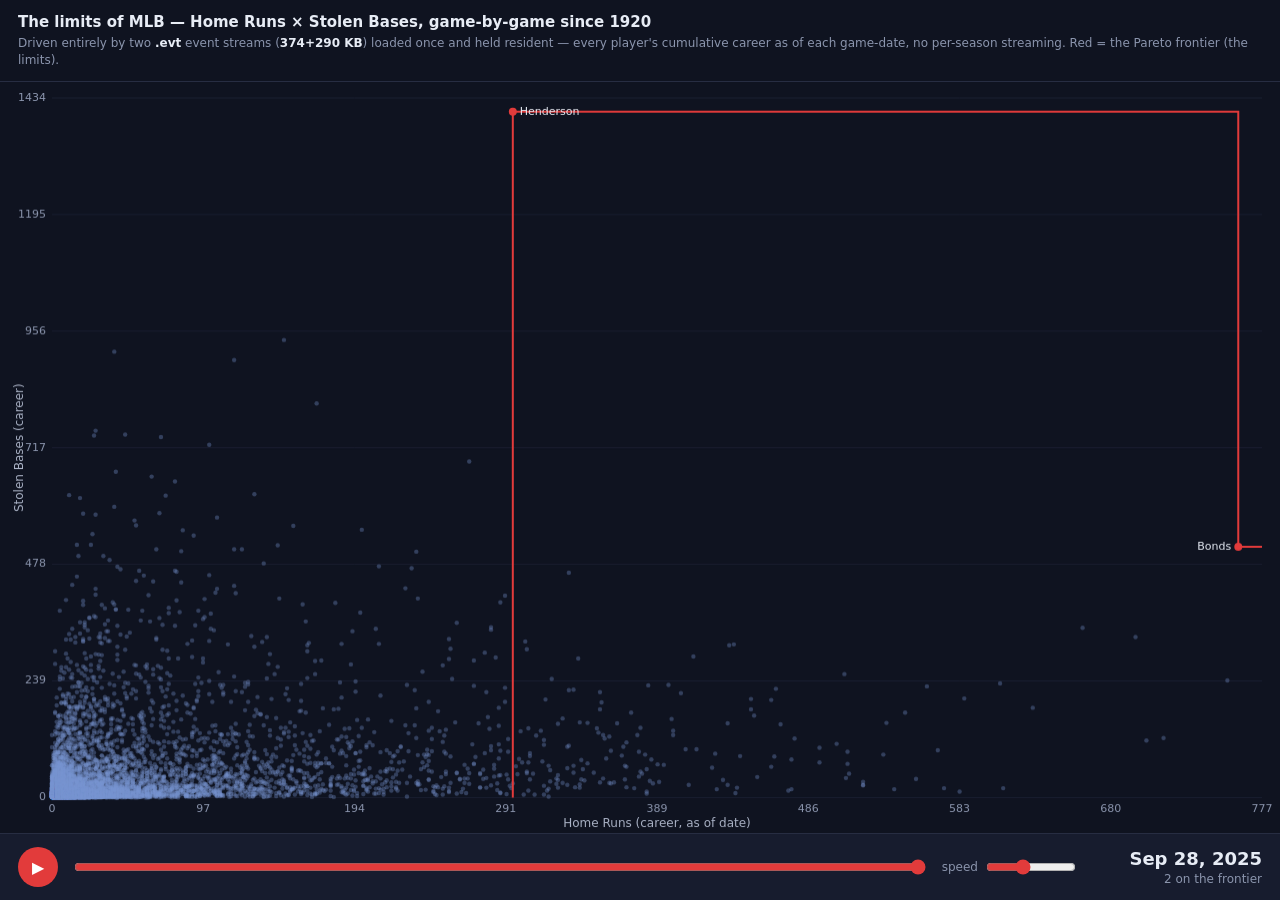
<file: experimental/feat-event-level-pbp/evt-demo.html>
<!DOCTYPE html>
<html lang="en">
<head>
<meta charset="utf-8">
<meta name="viewport" content="width=device-width, initial-scale=1">
<title>Baseball Limits — full-history HR×SB (.evt experiment)</title>
<style>
  :root { --bg:#0f1320; --panel:#171c2e; --ink:#e7ecf5; --muted:#8b95ad; --accent:#e23b3b; --grid:#272d42; }
  * { box-sizing: border-box; }
  html, body { margin:0; height:100%; background:var(--bg); color:var(--ink);
    font:14px/1.4 -apple-system, system-ui, sans-serif; }
  .wrap { display:flex; flex-direction:column; height:100%; }
  header { padding:12px 18px; border-bottom:1px solid var(--grid); }
  header h1 { margin:0; font-size:15px; font-weight:650; }
  header p { margin:2px 0 0; color:var(--muted); font-size:12px; }
  header b { color:var(--ink); }
  .chart-region { position:relative; flex:1 1 auto; min-height:0; }
  #chart { position:absolute; inset:0; width:100%; height:100%; }
  .controls { display:flex; align-items:center; gap:14px; padding:12px 18px;
    border-top:1px solid var(--grid); background:var(--panel); }
  button#play { width:40px; height:40px; border-radius:50%; border:none; cursor:pointer;
    background:var(--accent); color:#fff; font-size:16px; flex:none; }
  #scrubber { flex:1 1 auto; accent-color:var(--accent); }
  .readout { font-variant-numeric:tabular-nums; white-space:nowrap; min-width:170px; text-align:right; }
  .readout .date { font-size:18px; font-weight:650; }
  .readout .sub { color:var(--muted); font-size:12px; }
  label.speed { color:var(--muted); font-size:12px; display:flex; align-items:center; gap:6px; }
  #status { padding:40px; color:var(--muted); }
</style>
</head>
<body>
<div class="wrap">
  <header>
    <h1>The limits of MLB — Home Runs × Stolen Bases, game-by-game since 1920</h1>
    <p>Driven entirely by two <b>.evt</b> event streams (<b id="size">…</b>) loaded once and held resident —
       every player's cumulative career as of each game-date, no per-season streaming. Red = the Pareto frontier (the limits).</p>
  </header>
  <div class="chart-region">
    <canvas id="chart"></canvas>
    <div id="status">Loading hr.evt.gz / sb.evt.gz…</div>
  </div>
  <div class="controls">
    <button id="play" title="Play / pause">▶</button>
    <input id="scrubber" type="range" min="0" max="0" value="0">
    <label class="speed">speed
      <input id="speed" type="range" min="1" max="60" value="24" style="width:90px; accent-color:var(--accent)">
    </label>
    <div class="readout"><div class="date" id="dateLabel">—</div><div class="sub" id="subLabel"></div></div>
  </div>
</div>
<script src="evt-demo.js"></script>
</body>
</html>
</file>
<file: styles.css>
:root {
    --mlb-blue: #002d72;
    --mlb-blue-light: rgba(0, 45, 114, 0.35);
    --mlb-blue-hover: #001a44;
    --mlb-red: #c8102e;
    --frontier-color: #0f172a;

    --bg: #f6f7f9;
    --panel: #ffffff;
    --border: #e3e6ea;
    --border-strong: #cdd2d8;
    --text: #1a1f2e;
    --text-muted: #5a6478;

    --shadow-sm: 0 1px 2px rgba(15, 23, 42, 0.04), 0 1px 3px rgba(15, 23, 42, 0.06);
    --shadow-md: 0 4px 12px rgba(15, 23, 42, 0.08);

    --radius: 8px;
    --radius-sm: 6px;
    --header-h: 56px;
    --sidebar-w: 300px;
    --transition: 0.15s ease;

    /* Themeable functional tokens — Classic defaults. applyTheme() (script.js)
       overwrites these on <html> so the var-based chrome re-skins for free. */
    --glass-bg: rgba(255, 255, 255, 0.92);
    --gold: #f59e0b;
    --league-al: #c8102e;
    --league-nl: #002d72;
    --on-primary: #ffffff;

    --font-sans: -apple-system, BlinkMacSystemFont, "Segoe UI", system-ui, Roboto, "Helvetica Neue", Arial, sans-serif;
}

*, *::before, *::after { box-sizing: border-box; }

html, body {
    height: 100%;
    width: 100%;
    margin: 0;
    padding: 0;
}

body {
    font-family: var(--font-sans);
    font-size: 14px;
    line-height: 1.45;
    color: var(--text);
    background: var(--bg);
    -webkit-font-smoothing: antialiased;
    overflow: hidden;
    display: flex;
    flex-direction: column;
}

button {
    font-family: inherit;
    font-size: inherit;
    cursor: pointer;
}

a {
    color: var(--text);
    text-decoration: none;
    border-bottom: 1px solid transparent;
    transition: color var(--transition), border-color var(--transition);
}
a:hover { color: var(--mlb-blue); border-bottom-color: var(--mlb-blue); }

/* Keyboard-focus ring on every interactive control (a11y P0). Many custom
   controls (.mode-btn, .seg-btn, .franchise-chip, .country-chip, .share-platform,
   .icon-btn, .help-btn) strip the UA outline with no replacement; this restores a
   visible focus indicator only for keyboard users (:focus-visible). */
button:focus-visible,
a:focus-visible,
.field:focus-visible,
[role="button"]:focus-visible {
    outline: none;
    box-shadow: 0 0 0 3px color-mix(in srgb, var(--mlb-blue) 45%, transparent);
}

/* Respect reduced-motion: collapse all decorative transitions/animations
   (modal pop + fade, hover transitions, slider thumb scale) to instant. The
   loading spinner is re-exempted — it conveys state, not decoration. The
   user-initiated ▶ frontier animation is opt-in motion and is left intact. */
@media (prefers-reduced-motion: reduce) {
    *, *::before, *::after {
        animation-duration: 0.01ms !important;
        animation-iteration-count: 1 !important;
        transition-duration: 0.01ms !important;
        scroll-behavior: auto !important;
    }
    .spinner {
        animation-duration: 0.8s !important;
        animation-iteration-count: infinite !important;
    }
}

/* -------- Header -------- */

.app-header {
    height: var(--header-h);
    display: flex;
    align-items: center;
    justify-content: space-between;
    gap: 16px;
    padding: 0 16px;
    background: var(--panel);
    border-bottom: 1px solid var(--border);
    box-shadow: var(--shadow-sm);
    position: relative;
    z-index: 10;
    flex-shrink: 0;
}
.app-header > * { min-width: 0; }
.brand { flex: 1 1 auto; overflow: hidden; display: flex; align-items: center; gap: 10px; }
.brand-mark { flex: 0 0 auto; border-radius: 6px; display: block; }
.brand-text { min-width: 0; }
.header-right {
    display: flex;
    align-items: center;
    gap: 12px;
    flex: 0 1 auto;
    min-width: 0;
}
.attribution { flex: 0 1 auto; }

.icon-btn {
    flex: 0 0 auto;
    display: flex;
    align-items: center;
    justify-content: center;
    width: 28px;
    height: 28px;
    border-radius: 50%;
    border: 1px solid var(--border-strong);
    background: var(--panel);
    color: var(--text-muted);
    padding: 0;
    text-decoration: none;
    transition: all var(--transition);
}
.icon-btn:hover {
    color: var(--mlb-blue);
    border-color: var(--mlb-blue);
    background: var(--bg);
}
.share-btn--copied {
    color: #1a9e5a !important;
    border-color: #1a9e5a !important;
}
.export-wrap {
    position: relative;
    flex: 0 0 auto;
}

/* Experimental WebGPU backend toggle — a compact text pill in the header. Muted
   until enabled, accented when GPU rendering is live; disabled when WebGPU is
   unavailable. */
/* Read-only renderer indicator (rendering is non-optional — this is a status light,
   not a toggle). Active = GPU (WebGPU) in blue; inactive = CPU (Canvas 2D fallback),
   muted. No hover/cursor affordance: it isn't clickable. */
.renderer-status {
    flex: 0 0 auto;
    display: inline-flex;
    align-items: center;
    height: 28px;
    padding: 0 10px;
    border-radius: 14px;
    border: 1px solid var(--border-strong);
    background: var(--panel);
    color: var(--text-muted);
    font: 700 11px/1 var(--font-sans, sans-serif);
    letter-spacing: 0.04em;
    user-select: none;
}
.renderer-status.active {
    background: var(--mlb-blue);
    border-color: var(--mlb-blue);
    color: #fff;
}

/* Color-theme switcher — compact swatches (each previews its theme's panel +
   accent) so it fits the dense header without wide text labels. */
.theme-switch {
    display: inline-flex;
    align-items: center;
    gap: 5px;
    flex: 0 0 auto;
}
.theme-btn {
    width: 18px;
    height: 18px;
    border-radius: 50%;
    border: 1px solid var(--border-strong);
    padding: 0;
    cursor: pointer;
    transition: transform var(--transition), box-shadow var(--transition);
}
.theme-btn[data-theme="classic"]   { background: linear-gradient(135deg, #ffffff 50%, #002d72 50%); }
.theme-btn[data-theme="editorial"] { background: linear-gradient(135deg, #fffdf8 50%, #b23a2e 50%); }
.theme-btn[data-theme="dark"]      { background: linear-gradient(135deg, #161b22 50%, #58a6ff 50%); }
.theme-btn:hover { transform: scale(1.12); }
.theme-btn.active {
    border-color: var(--mlb-blue);
    box-shadow: 0 0 0 2px var(--mlb-blue);
}

/* Night theme: the native <select> caret is a dark SVG baked into the bg image;
   swap to a light stroke so it stays visible on dark fields. */
html[data-theme="dark"] select.field {
    background-image: url("data:image/svg+xml,%3Csvg xmlns='http://www.w3.org/2000/svg' width='12' height='8' viewBox='0 0 12 8'%3E%3Cpath fill='none' stroke='%239aa6b2' stroke-width='2' stroke-linecap='round' stroke-linejoin='round' d='M1 1l5 5 5-5'/%3E%3C/svg%3E");
}
.export-menu {
    position: absolute;
    top: calc(100% + 6px);
    right: 0;
    background: var(--panel);
    border: 1px solid var(--border-strong);
    border-radius: 8px;
    box-shadow: 0 4px 12px rgba(0,0,0,.12);
    min-width: 148px;
    z-index: 200;
    overflow: hidden;
}
.export-opt {
    display: flex;
    align-items: center;
    gap: 7px;
    width: 100%;
    padding: 8px 12px;
    font-size: 13px;
    color: var(--text);
    background: none;
    border: none;
    cursor: pointer;
    text-align: left;
    white-space: nowrap;
    transition: background var(--transition), color var(--transition);
}
.export-opt + .export-opt {
    border-top: 1px solid var(--border);
}
.export-opt:hover:not(:disabled) {
    background: var(--bg);
    color: var(--mlb-blue);
}
.export-opt:disabled {
    opacity: 0.5;
    cursor: default;
}
.help-btn {
    flex: 0 0 auto;
    width: 28px;
    height: 28px;
    border-radius: 50%;
    border: 1px solid var(--border-strong);
    background: var(--panel);
    color: var(--text-muted);
    font-weight: 700;
    font-size: 14px;
    line-height: 1;
    padding: 0;
    transition: all var(--transition);
}
.help-btn:hover {
    color: var(--mlb-blue);
    border-color: var(--mlb-blue);
    background: var(--bg);
}

.brand h1 {
    margin: 0;
    font-size: 16px;
    font-weight: 700;
    color: var(--mlb-blue);
    letter-spacing: -0.01em;
    line-height: 1.1;
}
/* Red's role: reserved for League = AL (legend, league-colored cloud). The
   "record / highlight" accent is gold (career trail, player chips, logomark
   dot) — see --gold. The wordmark "2D" keeps red as the brand accent pending a
   holistic brand decision; if revisited, move it to gold to fully separate the
   two meanings. */
.brand-accent {
    color: var(--mlb-red);
}
.brand .tagline {
    margin: 2px 0 0;
    font-size: 11px;
    color: var(--text-muted);
    display: none;
}

.attribution {
    display: flex;
    align-items: center;
    gap: 8px;
    font-size: 12px;
    color: var(--text-muted);
    white-space: nowrap;
    overflow: hidden;
    text-overflow: ellipsis;
    min-width: 0;
}
.attribution-label {
    text-transform: uppercase;
    letter-spacing: 0.05em;
    font-weight: 600;
    font-size: 10px;
    display: none;
}
.attribution-sep { color: var(--border-strong); }

/* -------- Story presets (welcome modal) -------- */
/* A short list of "famous frontier" rows — one per row: title left, stat right.
   Lives in the welcome modal (reachable anytime via Help). */
.explainer-stories-lab {
    margin: 6px 0 8px;
    font-size: 13px;
    font-weight: 600;
    color: var(--text);
}
.explainer .preset-shelf { margin-bottom: 16px; }
.preset-shelf {
    display: flex;
    flex-direction: column;
    gap: 4px;
}
.preset-row {
    display: flex;
    align-items: center;
    justify-content: space-between;
    gap: 10px;
    width: 100%;
    padding: 6px 10px;
    border-radius: var(--radius-sm);
    border: 1px solid var(--border-strong);
    background: var(--panel);
    cursor: pointer;
    text-align: left;
    transition: border-color var(--transition), background var(--transition), color var(--transition);
}
.preset-row:hover {
    border-color: var(--mlb-blue);
    background: color-mix(in srgb, var(--mlb-blue) 5%, var(--panel));
}
.preset-row-title {
    font-size: 12px;
    font-weight: 600;
    color: var(--text);
    white-space: nowrap;
    overflow: hidden;
    text-overflow: ellipsis;
}
.preset-row:hover .preset-row-title { color: var(--mlb-blue); }
.preset-row-stat {
    flex: 0 0 auto;
    font-size: 10px;
    font-weight: 500;
    color: var(--text-muted);
    font-variant-numeric: tabular-nums;
}

/* -------- Main -------- */

.app-main {
    display: flex;
    flex-direction: column;
    flex: 1 1 auto;
    min-height: 0;
    min-width: 0;
    overflow: hidden;
}
.app-main > * { min-width: 0; min-height: 0; }

/* -------- Chart -------- */

.chart-region {
    flex: 1 1 auto;
    position: relative;
    background: var(--panel);
    overflow: hidden;
    min-height: 0;
    min-width: 0;
    width: 100%;
}

#scatter-plot {
    width: 100%;
    height: 100%;
    display: block;
    max-width: 100%;
    position: absolute;
    inset: 0;
    z-index: 2;
}

.plot-canvas {
    position: absolute;
    inset: 0;
    width: 100%;
    height: 100%;
    z-index: 1;
    pointer-events: none;
}

.plot-canvas--foreground { z-index: 1; }

.regular-point {
    fill-opacity: 0.4;
}
.special-point {
    fill: var(--frontier-color);
    stroke: #ffffff;
    stroke-width: 1.5;
}
.hv-shade {
    pointer-events: none;
}
.frontier-staircase {
    fill: none;
    stroke: var(--frontier-color);
    stroke-width: 2;
    opacity: 0.55;
    pointer-events: none;
}
/* Era-vs-era comparison overlay (teal — distinct from frontier/league/era hues). */
.era-b-shade { fill: #0ea5a4; fill-opacity: 0.12; pointer-events: none; }
.era-b-staircase {
    fill: none;
    stroke: #0ea5a4;
    stroke-width: 2;
    stroke-dasharray: 6 4;
    opacity: 0.9;
    pointer-events: none;
}
.era-b-dot { fill: #0ea5a4; stroke: var(--panel); stroke-width: 1.2; pointer-events: none; }
.era-b-label {
    font-family: var(--font-sans);
    font-size: 11px;
    font-weight: 600;
    fill: var(--text);
    paint-order: stroke;
    stroke: var(--panel);
    stroke-width: 3px;
    pointer-events: none;
}

/* Outgoing frontier during a morph — dashed, fades out (see drawScatterPlot). */
.frontier-staircase-ghost {
    fill: none;
    stroke: var(--frontier-color);
    stroke-width: 2;
    stroke-dasharray: 5 4;
    pointer-events: none;
}

/* Onion-peeling: deeper Pareto layers behind the live frontier. Non-interactive,
   fading outward (opacity set per-layer in drawScatterPlot). */
.depth-staircase {
    fill: none;
    stroke: var(--frontier-color);
    stroke-width: 1.6;
    pointer-events: none;
}
.depth-dot {
    fill: var(--frontier-color);
    stroke: var(--panel);
    stroke-width: 1;
    pointer-events: none;
}
/* Nested dominated-region fills — stack to darken toward the inner layers. */
.depth-shade {
    fill: var(--frontier-color);
    fill-opacity: 0.06;
    stroke: none;
    pointer-events: none;
}

.career-point {
    fill: var(--gold);
    stroke: #ffffff;
    stroke-width: 1.5;
    pointer-events: none;
}

.isolation-ring {
    fill: none;
    stroke-width: 1.5;
    stroke-dasharray: 5 4;
    pointer-events: none;
}
.isolation-ring--hover  { opacity: 0.35; }
.isolation-ring--pinned { opacity: 0.6; stroke-width: 2; }
.isolation-ring-label {
    font-family: var(--font-sans, sans-serif);
    font-size: 10px;
    font-weight: 600;
    font-style: italic;
    opacity: 0.65;
    pointer-events: none;
}
.isolation-ring-spoke {
    stroke-width: 1;
    stroke-dasharray: 3 3;
    opacity: 0.4;
    pointer-events: none;
}
.isolation-ring-neighbour {
    opacity: 0.75;
    stroke: #ffffff;
    stroke-width: 1.5;
    pointer-events: none;
}

.regret-line {
    fill: none;
    stroke: #5a6478;
    stroke-width: 1.5;
    stroke-dasharray: 4 3;
    pointer-events: none;
    opacity: 0.6;
}
.regret-ring {
    fill: none;
    stroke: #5a6478;
    stroke-width: 1.5;
    stroke-dasharray: 4 3;
    pointer-events: none;
    opacity: 0.35;
}

.axis text {
    font-family: var(--font-sans);
    font-size: 11px;
    fill: var(--text-muted);
}
/* G3: under the full-GPU graph the tick LABELS render from the GPU glyph atlas; keep
   the <text> nodes (a11y) but make them invisible. Tick marks + domain path stay. */
body.gpugraph .axis text { fill: transparent; }
.axis line, .axis path {
    stroke: var(--border);
}
.axis-title {
    font-family: var(--font-sans);
    font-size: 12px;
    font-weight: 600;
    fill: var(--text);
    letter-spacing: 0.02em;
}
.axis-title:hover { fill: var(--mlb-blue); }
.axis-title:hover .axis-caret { fill: var(--mlb-blue); }
.axis-caret { fill: var(--text-muted); font-weight: 400; }
/* G6e: under the full-GPU graph the axis TITLES render from the GPU glyph atlas (X flat,
   Y rotated -90°). Keep the <text> nodes — they stay the click target (stat picker) and
   glossary-hover hit-rect — but paint them invisibly, hover included, so the GPU title
   isn't doubled by a blue SVG copy on hover. */
body.gpugraph .axis-title,
body.gpugraph .axis-title .axis-caret,
body.gpugraph .axis-title:hover,
body.gpugraph .axis-title:hover .axis-caret { fill: transparent; }

/* Leader line connecting a dodged label back to its frontier dot. */
.frontier-leader {
    stroke: var(--text-muted);
    stroke-width: 0.75;
    opacity: 0.4;
    pointer-events: none;
}

.frontier-label {
    font-family: var(--font-sans);
    font-size: 11px;
    font-weight: 600;
    fill: var(--mlb-blue);
    stroke: #ffffff;
    stroke-width: 3px;
    paint-order: stroke;
    pointer-events: none;
}

/* Chart overlays */

.legend {
    /* In-flow key in the sidebar, directly under the Color-by control it
       explains — keeps it off the chart so it never hides a frontier point. */
    display: flex;
    flex-direction: column;
    gap: 4px;
    margin-top: 8px;
    font-size: 11px;
    color: var(--text-muted);
}
.legend-row {
    display: flex;
    gap: 12px;
}
/* `display:flex` above would otherwise beat the UA [hidden] rule, leaving the
   global-frontier row visible when JS hides it. */
.legend-row[hidden] { display: none; }
.legend-item { display: inline-flex; align-items: center; gap: 5px; }
.legend-note {
    font-size: 10px;
    /* Full-opacity muted (≈5.9:1 on white) instead of an opacity hack, so the
       contrast is deterministic across themes. */
    color: var(--text-muted);
}
/* Era encoding key — a sequential colorbar that matches the cloud ramp, with
   the year range at its ends. Rendered by renderLegend() when Color-by = Era. */
.legend-encoding { display: flex; flex-direction: column; gap: 3px; }
.legend-enc-label {
    font-size: 10px;
    font-weight: 600;
    text-transform: uppercase;
    letter-spacing: 0.05em;
}
.legend-era-bar {
    display: flex;
    height: 8px;
    width: 100%;
    border-radius: 3px;
    overflow: hidden;
}
.legend-era-bar span { flex: 1; }
.legend-era-scale {
    display: flex;
    justify-content: space-between;
    font-size: 9px;
    font-variant-numeric: tabular-nums;
}
.legend-dot {
    width: 8px;
    height: 8px;
    border-radius: 50%;
    display: inline-block;
    flex-shrink: 0;
}
/* Color = league */
.legend-dot--al { background: var(--league-al); }
.legend-dot--nl { background: var(--league-nl); }
/* Frontier markers are larger and white-ringed (size encodes area owned);
   season dots are small and faded. Neutral fill — the league row above
   already conveys the colour axis. */
.legend-dot--frontier {
    width: 11px;
    height: 11px;
    background: var(--text);
    border: 1.5px solid #ffffff;
    box-shadow: 0 0 0 1px var(--border);
}
.legend-dot--season {
    width: 7px;
    height: 7px;
    background: var(--text-muted);
    opacity: 0.5;
}
/* Dashed swatch for the global reference frontier (shown only while an
   attribute filter is active). Mirrors the dashed staircase on the chart. */
.legend-line--global {
    width: 14px;
    height: 0;
    flex-shrink: 0;
    border-top: 1.5px dashed #8a93a6;
}

.chart-toolbar {
    /* Hidden for now — the SVG-based zoom path is laggy on the larger
       point clouds. Code path stays in place behind this and the JS
       feature flag so we can switch it back on after a perf rework. */
    display: none;
    position: absolute;
    top: 12px;
    left: 12px;
    gap: 4px;
    z-index: 3;
}
.chart-tool {
    width: 28px;
    height: 28px;
    border-radius: 6px;
    border: 1px solid var(--border);
    background: var(--glass-bg);
    color: var(--text-muted);
    padding: 0;
    cursor: pointer;
    display: inline-flex;
    align-items: center;
    justify-content: center;
    transition: all var(--transition);
    backdrop-filter: blur(6px);
    -webkit-backdrop-filter: blur(6px);
}
.chart-tool:hover:not(:disabled) {
    color: var(--mlb-blue);
    border-color: var(--mlb-blue);
}
.chart-tool.active {
    background: var(--mlb-blue);
    color: var(--on-primary);
    border-color: var(--mlb-blue);
}
.chart-tool.active:hover { color: var(--on-primary); }
.chart-tool:disabled { opacity: 0.35; cursor: not-allowed; }

/* d3.brush styling: tight selection rectangle, subtle handles */
.brush .selection {
    fill: var(--mlb-blue);
    fill-opacity: 0.08;
    stroke: var(--mlb-blue);
    stroke-width: 1;
    stroke-dasharray: 3 2;
}
.brush .overlay {
    cursor: crosshair;
}

.loading-indicator {
    position: absolute;
    top: 12px;
    left: 12px;
    display: none;
    align-items: center;
    gap: 8px;
    padding: 6px 10px;
    background: var(--glass-bg);
    border: 1px solid var(--border);
    border-radius: var(--radius-sm);
    font-size: 12px;
    color: var(--text-muted);
    z-index: 3;
    backdrop-filter: blur(6px);
    -webkit-backdrop-filter: blur(6px);
}
.loading-indicator.active { display: inline-flex; }

.spinner {
    width: 14px;
    height: 14px;
    border: 2px solid var(--border);
    border-top-color: var(--mlb-blue);
    border-radius: 50%;
    animation: spin 0.8s linear infinite;
}
@keyframes spin { to { transform: rotate(360deg); } }

.tooltip {
    position: fixed;
    background: var(--panel);
    border: 1px solid var(--border);
    border-radius: var(--radius);
    padding: 10px 12px;
    font-size: 12px;
    color: var(--text);
    box-shadow: var(--shadow-md);
    pointer-events: none;
    opacity: 0;
    max-width: 320px;
    min-width: 200px;
    z-index: 20;
    transition: opacity var(--transition);
}
.tooltip[data-visible="true"] { opacity: 1; }
.tooltip-header {
    font-size: 11px;
    font-weight: 600;
    text-transform: uppercase;
    letter-spacing: 0.04em;
    color: var(--text-muted);
    padding-bottom: 6px;
    margin-bottom: 6px;
    border-bottom: 1px solid var(--border);
}
.tooltip-row {
    padding: 3px 0;
    display: flex;
    justify-content: space-between;
    gap: 12px;
}
.tooltip-row + .tooltip-row { border-top: 1px dashed var(--border); }
.tooltip-name { font-weight: 600; }
.tooltip-meta { color: var(--text-muted); font-variant-numeric: tabular-nums; }
.tooltip-more {
    margin-top: 6px;
    font-size: 11px;
    color: var(--text-muted);
    font-style: italic;
}

/* ── Share modal ─────────────────────────────────────────────── */
.share-backdrop {
    position: fixed;
    inset: 0;
    background: rgba(15, 23, 42, 0.5);
    backdrop-filter: blur(4px);
    -webkit-backdrop-filter: blur(4px);
    display: flex;
    align-items: center;
    justify-content: center;
    z-index: 300;
    padding: 16px;
}
.share-backdrop[hidden] { display: none; }
.share-preview-spinner[hidden] { display: none; }

.share-modal {
    background: var(--panel);
    border: 1px solid var(--border);
    border-radius: 14px;
    box-shadow: 0 16px 48px rgba(0,0,0,.22);
    width: 100%;
    max-width: 500px;
    padding: 20px 22px 18px;
    display: flex;
    flex-direction: column;
    gap: 16px;
}

.share-modal-head {
    display: flex;
    align-items: center;
    justify-content: space-between;
}
.share-modal-head h2 {
    margin: 0;
    font-size: 15px;
    font-weight: 700;
    color: var(--text);
}
.share-modal-close {
    display: flex;
    align-items: center;
    justify-content: center;
    width: 26px;
    height: 26px;
    border-radius: 50%;
    border: 1px solid var(--border);
    background: none;
    color: var(--text-muted);
    cursor: pointer;
    padding: 0;
    flex-shrink: 0;
    transition: all var(--transition);
}
.share-modal-close:hover { color: var(--text); border-color: var(--border-strong); }

.share-preview {
    background: var(--bg);
    border: 1px solid var(--border);
    border-radius: 8px;
    height: 200px;
    display: flex;
    align-items: center;
    justify-content: center;
    overflow: hidden;
}
.share-preview-spinner {
    display: flex;
    flex-direction: column;
    align-items: center;
    gap: 8px;
    color: var(--text-muted);
    font-size: 12px;
}
.share-preview-img {
    width: 100%;
    height: 100%;
    object-fit: contain;
    display: block;
}

.share-platforms-label {
    font-size: 11px;
    font-weight: 600;
    text-transform: uppercase;
    letter-spacing: .06em;
    color: var(--text-muted);
}
.share-platforms {
    display: grid;
    grid-template-columns: repeat(6, 1fr);
    gap: 8px;
}
.share-platform {
    display: flex;
    flex-direction: column;
    align-items: center;
    gap: 5px;
    padding: 10px 4px 8px;
    border-radius: 10px;
    border: 1px solid var(--border);
    background: var(--panel);
    color: var(--text-muted);
    text-decoration: none;
    font-size: 11px;
    font-weight: 500;
    transition: all var(--transition);
    cursor: pointer;
}
.share-platform:hover {
    border-color: var(--mlb-blue);
    color: var(--mlb-blue);
    background: var(--bg);
}
.share-divider {
    border: none;
    border-top: 1px solid var(--border);
    margin: 0 -2px;
}
.share-actions {
    display: grid;
    grid-template-columns: 1fr 1fr;
    gap: 8px;
}
.share-action-btn {
    display: flex;
    align-items: center;
    justify-content: center;
    gap: 7px;
    padding: 9px 14px;
    border-radius: 8px;
    border: 1px solid var(--border-strong);
    background: var(--mlb-blue);
    color: var(--on-primary);
    font-size: 13px;
    font-weight: 600;
    cursor: pointer;
    transition: all var(--transition);
}
.share-action-btn:hover { opacity: 0.88; }
.share-action-btn--secondary {
    background: var(--panel);
    color: var(--text);
}
.share-action-btn--secondary:hover { background: var(--bg); opacity: 1; }
.share-action-btn--done {
    background: #1a9e5a !important;
    border-color: #1a9e5a !important;
    color: #fff !important;
}
.share-action-btn:disabled { opacity: 0.5; cursor: default; }

.share-hint {
    margin: 0;
    font-size: 11px;
    color: var(--text-muted);
    text-align: center;
    line-height: 1.5;
}

@media (max-width: 420px) {
    .share-platforms { grid-template-columns: repeat(3, 1fr); }
}

/* ── Explainer modal ─────────────────────────────────────────── */
.explainer-backdrop {
    position: fixed;
    inset: 0;
    background: rgba(15, 23, 42, 0.45);
    backdrop-filter: blur(4px);
    -webkit-backdrop-filter: blur(4px);
    display: flex;
    align-items: center;
    justify-content: center;
    padding: 20px;
    z-index: 100;
    animation: explainer-fade 0.18s ease-out;
}
.explainer-backdrop[hidden] { display: none; }
@keyframes explainer-fade {
    from { opacity: 0; }
    to { opacity: 1; }
}
.explainer {
    background: var(--panel);
    border-radius: 12px;
    border: 1px solid var(--border);
    box-shadow: 0 20px 50px rgba(15, 23, 42, 0.25);
    max-width: 460px;
    width: 100%;
    /* Cap to the viewport and scroll internally so the heading and the
       dismiss button are always reachable on short phone screens. dvh tracks
       the visible area as mobile browser chrome shows/hides. */
    max-height: calc(100vh - 40px);
    max-height: calc(100dvh - 40px);
    overflow-y: auto;
    overscroll-behavior: contain;
    /* No bottom padding: the sticky dismiss button sits flush at the bottom so
       no scrolled text peeks beneath it. */
    padding: 24px 24px 0;
    animation: explainer-pop 0.22s cubic-bezier(0.34, 1.4, 0.56, 1);
}
@keyframes explainer-pop {
    from { transform: scale(0.95); opacity: 0; }
    to   { transform: scale(1); opacity: 1; }
}
.explainer h2 {
    margin: 0 0 14px;
    font-size: 18px;
    color: var(--mlb-blue);
    letter-spacing: -0.01em;
}
.explainer p {
    margin: 0 0 12px;
    color: var(--text);
    line-height: 1.55;
}
.explainer p:last-of-type {
    margin-bottom: 18px;
}
.explainer-red { color: var(--mlb-red); }
.explainer-gold { color: var(--gold); }
/* Action row pinned to the bottom of the (scrollable) modal so the CTAs stay
   visible on short phones; fade the scrolling text into the panel above it. */
.explainer-actions {
    display: flex;
    gap: 8px;
    position: sticky;
    bottom: 0;
    background: var(--panel);
    box-shadow: 0 -14px 14px -6px var(--panel);
    padding-bottom: 0;
}
.explainer-dismiss {
    flex: 1 1 auto;
    padding: 10px 16px;
    background: var(--mlb-blue);
    color: var(--on-primary);
    border: none;
    border-radius: var(--radius-sm);
    font-weight: 600;
    font-size: 14px;
    cursor: pointer;
    transition: background var(--transition);
}
.explainer-dismiss:hover {
    background: var(--mlb-blue-hover);
}
.explainer-tour {
    flex: 0 0 auto;
    padding: 10px 16px;
    background: var(--panel);
    color: var(--mlb-blue);
    border: 1px solid var(--border-strong);
    border-radius: var(--radius-sm);
    font-weight: 600;
    font-size: 14px;
    cursor: pointer;
    transition: border-color var(--transition), background var(--transition);
}
.explainer-tour:hover { background: var(--bg); border-color: var(--mlb-blue); }

/* ── Guided tour overlay ───────────────────────────────────────────── */
.bl-tour {
    position: fixed;
    inset: 0;
    z-index: 400;
}
.bl-tour-ring {
    position: fixed;
    border-radius: 10px;
    box-shadow: 0 0 0 9999px rgba(5, 9, 15, 0.62),
                0 0 0 2px var(--mlb-blue),
                0 0 18px 4px color-mix(in srgb, var(--mlb-blue) 40%, transparent);
    pointer-events: none;
    transition: left 0.25s ease, top 0.25s ease, width 0.25s ease, height 0.25s ease;
    animation: bl-tour-pulse 1.8s ease-in-out infinite;
}
.bl-tour-ring--still { animation: none; }
@keyframes bl-tour-pulse {
    0%, 100% { box-shadow: 0 0 0 9999px rgba(5,9,15,0.62), 0 0 0 2px var(--mlb-blue), 0 0 14px 3px color-mix(in srgb, var(--mlb-blue) 35%, transparent); }
    50%      { box-shadow: 0 0 0 9999px rgba(5,9,15,0.62), 0 0 0 2px var(--mlb-blue), 0 0 22px 7px color-mix(in srgb, var(--mlb-blue) 55%, transparent); }
}
.bl-tour-card {
    position: fixed;
    background: var(--panel);
    border: 1px solid var(--border);
    border-radius: var(--radius);
    box-shadow: var(--shadow-md);
    padding: 13px 14px 11px;
    z-index: 401;
}
.bl-tour-title { font-size: 14px; font-weight: 700; color: var(--text); margin-bottom: 4px; }
.bl-tour-body { font-size: 12px; line-height: 1.45; color: var(--text-muted); }
.bl-tour-foot {
    display: flex;
    align-items: center;
    justify-content: space-between;
    gap: 10px;
    margin-top: 12px;
}
.bl-tour-dots { display: flex; gap: 4px; }
.bl-tour-dot { width: 5px; height: 5px; border-radius: 50%; background: var(--border-strong); }
.bl-tour-dot.is-on { background: var(--mlb-blue); }
.bl-tour-btns { display: flex; gap: 6px; }
.bl-tour-btns button {
    padding: 5px 11px;
    border-radius: var(--radius-sm);
    font-size: 12px;
    font-weight: 600;
    cursor: pointer;
    border: 1px solid var(--border-strong);
    background: var(--panel);
    color: var(--text-muted);
    transition: all var(--transition);
}
.bl-tour-btns button:hover { color: var(--mlb-blue); border-color: var(--mlb-blue); }
.bl-tour-next {
    background: var(--mlb-blue) !important;
    color: var(--on-primary) !important;
    border-color: var(--mlb-blue) !important;
}
.bl-tour-next:hover { background: var(--mlb-blue-hover) !important; }

/* -------- Controls -------- */

.controls-region {
    flex: 0 0 auto;
    background: var(--panel);
    border-top: 1px solid var(--border);
    display: flex;
    flex-direction: column;
    max-height: 70vh;
    overflow: hidden;
}

.controls-toggle {
    display: flex;
    align-items: center;
    justify-content: space-between;
    gap: 8px;
    width: 100%;
    padding: 12px 16px;
    background: transparent;
    border: none;
    text-align: left;
    font-weight: 600;
    color: var(--text);
    font-size: 13px;
    text-transform: uppercase;
    letter-spacing: 0.05em;
}
.controls-toggle .chevron {
    transition: transform 0.2s ease;
    color: var(--text-muted);
}
.controls-toggle[aria-expanded="false"] .chevron {
    transform: rotate(-90deg);
}

.sr-only {
    position: absolute; width: 1px; height: 1px;
    padding: 0; margin: -1px; overflow: hidden;
    clip: rect(0 0 0 0); white-space: nowrap; border: 0;
}

.controls-panel {
    display: flex;
    flex-direction: column;
    gap: 0;
    padding: 0 16px 16px;
    overflow-y: auto;
    min-height: 0;
}
.controls-panel.collapsed { display: none; }

/* ---- New section-based layout ---- */
.ctl-section {
    display: flex;
    flex-direction: column;
    gap: 7px;
    padding: 10px 0;
}
.ctl-section:first-child { padding-top: 6px; }
.ctl-section:last-child  { padding-bottom: 4px; }

.ctl-divider {
    border: 0;
    border-top: 1px solid var(--border);
    margin: 0;
}

.ctl-section__title {
    font-size: 11px;
    font-weight: 600;
    text-transform: uppercase;
    letter-spacing: 0.05em;
    color: var(--text-muted);
    margin: 0;
}

.ctl-label {
    font-size: 11px;
    font-weight: 500;
    text-transform: uppercase;
    letter-spacing: 0.04em;
    color: var(--text-muted);
    flex-shrink: 0;
}
label.ctl-label { cursor: pointer; }

.ctl-field {
    display: flex;
    flex-direction: column;
    gap: 5px;
}
.ctl-field--inline {
    flex-direction: row;
    align-items: center;
    gap: 10px;
}
.ctl-field--inline .mode-toggle { flex: 1; }
.ctl-field--inline .seg-group   { flex: 1; }
.ctl-field--inline select.field { flex: 1 1 0; min-width: 0; }
.ctl-label--axis { width: 1.2ch; text-align: center; }

.ctl-threshold {
    width: 44px;
    text-align: right;
    flex-shrink: 0;
    padding-left: 4px;
    padding-right: 4px;
}
.ctl-threshold::-webkit-inner-spin-button,
.ctl-threshold::-webkit-outer-spin-button { -webkit-appearance: none; margin: 0; }
.ctl-threshold { -moz-appearance: textfield; appearance: textfield; }

.ctl-grid-2 {
    display: grid;
    grid-template-columns: 1fr 1fr;
    gap: 12px;
}

.controls-inputs {
    display: flex;
    flex-direction: column;
    gap: 18px;
    /* min-height: 0 lives in the desktop block — on mobile we want this
       wrapper to keep its natural height so the panel scrolls properly. */
}

.control-group {
    border: none;
    margin: 0;
    padding: 0;
    min-width: 0;
}
.control-group legend {
    display: flex;
    align-items: baseline;
    justify-content: space-between;
    width: 100%;
    font-size: 11px;
    font-weight: 600;
    text-transform: uppercase;
    letter-spacing: 0.05em;
    color: var(--text-muted);
    margin-bottom: 8px;
    padding: 0;
}
.threshold-inline {
    width: 5ch;
    text-align: right;
    text-transform: none;
    letter-spacing: 0;
    font-size: 13px;
    padding: 1px 4px;
}
.legend-value {
    font-family: var(--font-sans);
    font-size: 14px;
    font-weight: 700;
    color: var(--mlb-blue);
    text-transform: none;
    letter-spacing: 0;
    font-variant-numeric: tabular-nums;
}

.field-row {
    display: flex;
    align-items: center;
    gap: 8px;
}
.field-label {
    flex: 1;
    display: flex;
    flex-direction: column;
    gap: 5px;
    font-size: 11px;
    color: var(--text-muted);
    text-transform: uppercase;
    letter-spacing: 0.04em;
    font-weight: 500;
    min-width: 0;
}
.field-label > span {
    display: inline-flex;
    align-items: center;
    gap: 4px;
}
.axis-inline-label {
    flex: 0 0 auto;
    display: inline-flex;
    align-items: center;
    gap: 3px;
    font-size: 11px;
    font-weight: 700;
    text-transform: uppercase;
    letter-spacing: 0.05em;
    color: var(--text-muted);
}
.field-row > select.field { flex: 1 1 0; min-width: 0; }

.glossary-btn {
    display: inline-flex;
    align-items: center;
    justify-content: center;
    width: 15px;
    height: 15px;
    border-radius: 50%;
    border: 1px solid var(--border-strong);
    background: transparent;
    color: var(--text-muted);
    font-size: 9px;
    font-weight: 700;
    padding: 0;
    line-height: 1;
    text-transform: none;
    cursor: help;
    transition: all var(--transition);
}
.glossary-btn:hover, .glossary-btn[aria-expanded="true"] {
    color: var(--mlb-blue);
    border-color: var(--mlb-blue);
}

.glossary-popover {
    position: fixed;
    background: var(--panel);
    border: 1px solid var(--border);
    border-radius: var(--radius-sm);
    box-shadow: var(--shadow-md);
    padding: 10px 12px;
    font-size: 12px;
    max-width: 280px;
    z-index: 50;
    opacity: 0;
    pointer-events: none;
    transition: opacity var(--transition);
    text-transform: none;
    letter-spacing: 0;
}
.glossary-popover[data-visible="true"] {
    opacity: 1;
    pointer-events: auto;
}
.glossary-popover-name {
    font-weight: 600;
    color: var(--mlb-blue);
    margin-bottom: 4px;
    font-size: 13px;
}
.glossary-popover-formula {
    color: var(--text-muted);
    line-height: 1.4;
}

.field {
    width: 100%;
    padding: 9px 11px;
    font-family: var(--font-sans);
    font-size: 14px;
    color: var(--text);
    background: var(--panel);
    border: 1px solid var(--border-strong);
    border-radius: var(--radius-sm);
    transition: border-color var(--transition), box-shadow var(--transition);
    -webkit-appearance: none;
    appearance: none;
}
.field:hover { border-color: var(--mlb-blue); }
.field:focus {
    outline: none;
    border-color: var(--mlb-blue);
    box-shadow: 0 0 0 3px rgba(0, 45, 114, 0.12);
}

select.field {
    background-image: url("data:image/svg+xml,%3Csvg xmlns='http://www.w3.org/2000/svg' width='12' height='8' viewBox='0 0 12 8'%3E%3Cpath fill='none' stroke='%235a6478' stroke-width='2' stroke-linecap='round' stroke-linejoin='round' d='M1 1l5 5 5-5'/%3E%3C/svg%3E");
    background-repeat: no-repeat;
    background-position: right 11px center;
    background-size: 10px;
    padding-right: 30px;
    cursor: pointer;
}

input[type="number"].field {
    font-variant-numeric: tabular-nums;
}
input[type="number"].field::-webkit-inner-spin-button,
input[type="number"].field::-webkit-outer-spin-button {
    opacity: 0;
}

.slider {
    width: 100%;
    height: 24px;
    -webkit-appearance: none;
    appearance: none;
    background: transparent;
    margin: 0;
    padding: 0;
}
.slider:focus { outline: none; }
.slider::-webkit-slider-runnable-track {
    height: 6px;
    background: var(--border);
    border-radius: 3px;
}
.slider::-moz-range-track {
    height: 6px;
    background: var(--border);
    border-radius: 3px;
}
.slider::-webkit-slider-thumb {
    -webkit-appearance: none;
    appearance: none;
    width: 18px;
    height: 18px;
    border-radius: 50%;
    background: var(--mlb-blue);
    border: 2px solid #ffffff;
    box-shadow: 0 1px 3px rgba(0,0,0,0.25);
    cursor: grab;
    margin-top: -6px;
    transition: transform var(--transition);
}
.slider::-moz-range-thumb {
    width: 18px;
    height: 18px;
    border-radius: 50%;
    background: var(--mlb-blue);
    border: 2px solid #ffffff;
    box-shadow: 0 1px 3px rgba(0,0,0,0.25);
    cursor: grab;
}
.slider:active::-webkit-slider-thumb { transform: scale(1.1); cursor: grabbing; }
.slider:focus-visible::-webkit-slider-thumb {
    box-shadow: 0 0 0 4px rgba(0, 45, 114, 0.18), 0 1px 3px rgba(0,0,0,0.25);
}

.filter-row {
    display: flex;
    align-items: center;
    gap: 10px;
    margin-bottom: 10px;
}
.filter-row:last-child { margin-bottom: 0; }
.filter-label {
    flex: 0 0 auto;
    font-size: 11px;
    color: var(--text-muted);
    text-transform: uppercase;
    letter-spacing: 0.04em;
    font-weight: 500;
    min-width: 70px;
}
.filter-row > select.field {
    flex: 1;
    min-width: 0;
}

.seg-group {
    flex: 1;
    display: flex;
    gap: 2px;
    background: var(--bg);
    padding: 2px;
    border-radius: var(--radius-sm);
    border: 1px solid var(--border);
    min-width: 0;
}
.seg-btn {
    flex: 1;
    padding: 5px 6px;
    background: transparent;
    border: none;
    border-radius: 4px;
    font-family: inherit;
    font-weight: 500;
    font-size: 12px;
    color: var(--text-muted);
    transition: all var(--transition);
    min-width: 0;
}
.seg-btn:hover { color: var(--mlb-blue); }
.seg-btn.active {
    background: var(--mlb-blue);
    color: var(--on-primary);
    box-shadow: 0 1px 1px rgba(0, 45, 114, 0.18);
}
.seg-btn.active:hover { color: var(--on-primary); }

.mode-toggle {
    display: flex;
    gap: 3px;
    background: var(--bg);
    padding: 3px;
    border-radius: var(--radius-sm);
    border: 1px solid var(--border);
}
.mode-btn {
    flex: 1;
    padding: 7px 8px;
    background: transparent;
    border: none;
    border-radius: 4px;
    font-family: inherit;
    font-weight: 500;
    font-size: 13px;
    color: var(--text-muted);
    transition: all var(--transition);
}
.mode-btn:hover { color: var(--mlb-blue); }
.mode-btn.active {
    background: var(--mlb-blue);
    color: var(--on-primary);
    box-shadow: 0 1px 2px rgba(0, 45, 114, 0.2);
}
.mode-btn.active:hover { color: var(--on-primary); }

.preset-row {
    display: flex;
    gap: 6px;
    margin-top: 10px;
}
.preset {
    flex: 1;
    min-width: 0;
    padding: 6px 4px;
    font-size: 12px;
    font-weight: 500;
    background: var(--panel);
    border: 1px solid var(--border-strong);
    border-radius: var(--radius-sm);
    color: var(--text-muted);
    transition: all var(--transition);
    font-variant-numeric: tabular-nums;
}
.preset:hover {
    border-color: var(--mlb-blue);
    color: var(--mlb-blue);
}
.preset.active {
    background: var(--mlb-blue);
    border-color: var(--mlb-blue);
    color: var(--on-primary);
}

.control-hint {
    margin: 6px 0 0;
    font-size: 11px;
    color: var(--text-muted);
}
.control-hint[hidden] { display: none; }

/* Year era presets wrap gracefully at narrow widths */
.year-preset-row { flex-wrap: wrap; }
.year-preset-row .preset { flex: 0 1 auto; }
.year-preset-row--utility { margin-bottom: 4px; }
.preset--utility { color: var(--text); font-weight: 600; }

/* Mobile frontier labels — abbreviated, below each dot */
.frontier-label--mobile { font-size: 9px; }

/* Axes legend with Best/Worst toggle inline */
/* Best/Worst toggle sits inside .field-row — override text-transform inherited from legend */
.field-row .mode-toggle { text-transform: none; flex: 0 0 auto; }

/* Player highlight hint row */
.player-search-row { position: relative; }

.player-suggestions {
    position: absolute;
    bottom: calc(100% + 4px);
    left: 0;
    right: 0;
    background: var(--panel);
    border: 1px solid var(--border-strong);
    border-radius: var(--radius-sm);
    box-shadow: var(--shadow-md);
    z-index: 60;
    overflow: hidden;
}
.player-suggestions[hidden] { display: none; }

.player-suggestion-item {
    padding: 7px 10px;
    font-size: 13px;
    color: var(--text);
    cursor: pointer;
    transition: background var(--transition), color var(--transition);
    white-space: nowrap;
    overflow: hidden;
    text-overflow: ellipsis;
}
.player-suggestion-item:hover,
.player-suggestion-item--active {
    background: var(--bg);
    color: var(--mlb-blue);
}
.player-suggestion-item--added {
    color: var(--text-muted);
    cursor: default;
}
.player-suggestion-item--added::after {
    content: " ✓";
    font-size: 11px;
}
.player-suggestion-item mark {
    background: none;
    font-weight: 700;
    color: inherit;
}

.player-chips {
    display: flex;
    flex-wrap: wrap;
    gap: 5px;
    margin-top: 6px;
}
.player-chips[hidden] { display: none; }

.player-chip {
    display: inline-flex;
    align-items: center;
    gap: 5px;
    padding: 3px 6px 3px 7px;
    border-radius: 20px;
    border: 1.5px solid var(--chip-color, var(--gold));
    background: color-mix(in srgb, var(--chip-color, var(--gold)) 12%, var(--panel));
    font-size: 11px;
    font-weight: 600;
    color: var(--text);
    max-width: 100%;
}
.player-chip-dot {
    width: 7px;
    height: 7px;
    border-radius: 50%;
    background: var(--chip-color, var(--gold));
    flex-shrink: 0;
}
.player-chip-name {
    max-width: 130px;
    overflow: hidden;
    text-overflow: ellipsis;
    white-space: nowrap;
}
.player-chip-remove {
    background: none;
    border: none;
    cursor: pointer;
    color: var(--chip-color, var(--gold));
    font-size: 13px;
    line-height: 1;
    padding: 0 1px;
    opacity: 0.65;
    flex-shrink: 0;
}
.player-chip-remove:hover { opacity: 1; }

/* ── Frontier leaderboard ──────────────────────────────────────────── */
.frontier-section {
    display: flex;
    flex-direction: column;
    gap: 6px;
    margin-top: 12px;
    padding-top: 12px;
    border-top: 1px solid var(--border);
    min-height: 0;
}
.frontier-head {
    display: flex;
    align-items: baseline;
    justify-content: space-between;
    flex: 0 0 auto;
}
.frontier-title {
    font-size: 11px;
    font-weight: 600;
    text-transform: uppercase;
    letter-spacing: 0.05em;
    color: var(--text-muted);
}
.frontier-count {
    font-size: 10px;
    color: var(--text-muted);
    font-variant-numeric: tabular-nums;
}
.frontier-cards {
    display: flex;
    flex-direction: column;
    gap: 2px;
    overflow-y: auto;
    min-height: 0;
}
.frontier-card {
    display: flex;
    align-items: center;
    gap: 8px;
    padding: 5px 7px;
    border-radius: var(--radius-sm);
    border: 1px solid transparent;
    cursor: pointer;
    transition: background var(--transition), border-color var(--transition);
}
.frontier-card:hover { background: var(--bg); }
.frontier-card:focus-visible {
    outline: none;
    box-shadow: 0 0 0 2px color-mix(in srgb, var(--mlb-blue) 45%, transparent);
}
.frontier-card--pinned {
    background: color-mix(in srgb, var(--gold) 14%, var(--panel));
    border-color: color-mix(in srgb, var(--gold) 55%, var(--panel));
}
.frontier-rank {
    flex: 0 0 auto;
    width: 16px;
    text-align: center;
    font-size: 11px;
    font-weight: 700;
    color: var(--text-muted);
    font-variant-numeric: tabular-nums;
}
.frontier-card--pinned .frontier-rank { color: var(--gold); }
.frontier-card-main { flex: 1 1 auto; min-width: 0; }
.frontier-card-name {
    font-size: 12px;
    font-weight: 600;
    color: var(--text);
    white-space: nowrap;
    overflow: hidden;
    text-overflow: ellipsis;
}
.frontier-card-sub {
    font-size: 10px;
    color: var(--text-muted);
    font-variant-numeric: tabular-nums;
    white-space: nowrap;
    overflow: hidden;
    text-overflow: ellipsis;
}
.frontier-card-hv { color: var(--mlb-blue); font-weight: 600; }
.frontier-spark { flex: 0 0 auto; }
.frontier-spark polyline {
    fill: none;
    stroke: var(--text-muted);
    stroke-width: 1.4;
    stroke-linecap: round;
    stroke-linejoin: round;
    opacity: 0.7;
}
.frontier-spark-dot { fill: var(--gold); }
.frontier-spark-empty { flex: 0 0 52px; }
.frontier-empty { font-size: 11px; color: var(--text-muted); padding: 6px 4px; }

/* ── Player spotlight card ─────────────────────────────────────────── */
/* Non-interactive overlay layer; the cards inside catch pointer events. */
.player-spotlight {
    position: absolute;
    inset: 0;
    z-index: 6;
    pointer-events: none;
}
.player-spotlight[hidden] { display: none; }
.ps-card {
    position: absolute;
    width: 240px;
    max-width: calc(100% - 24px);
    background: var(--panel);
    border: 1px solid var(--border);
    border-radius: var(--radius);
    box-shadow: var(--shadow-md);
    padding: 12px 12px 10px;
    pointer-events: auto;
}
.ps-close {
    position: absolute;
    top: 7px;
    right: 7px;
    width: 22px;
    height: 22px;
    border-radius: 50%;
    border: 1px solid var(--border);
    background: var(--panel);
    color: var(--text-muted);
    display: flex;
    align-items: center;
    justify-content: center;
    cursor: pointer;
    padding: 0;
    transition: color var(--transition), border-color var(--transition);
}
.ps-close:hover { color: var(--text); border-color: var(--border-strong); }
.ps-head { display: flex; align-items: center; gap: 10px; padding-right: 22px; }
.ps-mono {
    flex: 0 0 auto;
    width: 40px;
    height: 40px;
    border-radius: 9px;
    background: color-mix(in srgb, var(--accent, var(--gold)) 18%, var(--panel));
    border: 1px solid var(--border);
    display: flex;
    align-items: center;
    justify-content: center;
    font-weight: 800;
    font-size: 14px;
    color: var(--accent, var(--gold));
}
.ps-id { min-width: 0; }
.ps-name {
    font-size: 14px;
    font-weight: 700;
    color: var(--text);
    white-space: nowrap;
    overflow: hidden;
    text-overflow: ellipsis;
}
.ps-sub {
    font-size: 10px;
    color: var(--text-muted);
    white-space: nowrap;
    overflow: hidden;
    text-overflow: ellipsis;
}
.ps-tiles { display: flex; gap: 8px; margin: 10px 0; }
.ps-tile { flex: 1; background: var(--bg); border-radius: 7px; padding: 6px 9px; }
.ps-tile-num { font-size: 16px; font-weight: 800; color: var(--text); font-variant-numeric: tabular-nums; }
.ps-tile:first-child .ps-tile-num { color: var(--accent, var(--gold)); }
.ps-tile-lab {
    font-size: 8px;
    font-weight: 600;
    text-transform: uppercase;
    letter-spacing: 0.04em;
    color: var(--text-muted);
}
.ps-spark-lab {
    font-size: 9px;
    font-weight: 600;
    text-transform: uppercase;
    letter-spacing: 0.05em;
    color: var(--text-muted);
    margin-bottom: 2px;
}
.ps-spark { margin-bottom: 8px; }
/* Two stacked career sparklines (X stat, Y stat) sharing one year timeline. */
.ps-dual { margin-bottom: 8px; }
.ps-dual-row { display: flex; align-items: center; gap: 6px; }
.ps-dual-row + .ps-dual-row { margin-top: 2px; }
.ps-dual-tag {
    flex: 0 0 28px;
    font-size: 9px;
    font-weight: 700;
    text-transform: uppercase;
    letter-spacing: 0.03em;
    color: var(--text-muted);
    text-align: right;
}
.ps-dual-years {
    display: flex;
    justify-content: space-between;
    padding-left: 34px;
    margin-top: 1px;
    font-size: 9px;
    color: var(--text-muted);
    font-variant-numeric: tabular-nums;
}
.ps-mini { display: block; flex: 1 1 0; min-width: 0; }
.ps-mini-path {
    fill: none;
    stroke: var(--accent, var(--gold));
    stroke-width: 1.4;
    opacity: 0.55;
    stroke-linejoin: round;
    vector-effect: non-scaling-stroke;
}
.ps-mini-mark {
    stroke: var(--accent, var(--gold));
    stroke-width: 1.4;
    opacity: 0.55;
    vector-effect: non-scaling-stroke;
}
.ps-spark polyline { fill: none; stroke: var(--accent, var(--gold)); stroke-width: 1.5; stroke-linecap: round; stroke-linejoin: round; opacity: 1; }
.ps-spark .frontier-spark-dot { fill: var(--accent, var(--gold)); }
.ps-season { display: flex; justify-content: space-between; gap: 10px; padding: 2px 0; }
.ps-season-yr { font-size: 11px; color: var(--text-muted); font-variant-numeric: tabular-nums; }
.ps-season-val { font-size: 11px; color: var(--text); font-variant-numeric: tabular-nums; }

/* ── On-chart axis stat picker menu ─────────────────────────────── */
.axis-stat-menu {
    position: absolute;
    background: var(--panel);
    border: 1px solid var(--border-strong);
    border-radius: var(--radius-sm);
    box-shadow: var(--shadow-md);
    z-index: 70;
    max-height: 320px;
    overflow-y: auto;
    padding: 4px 0;
    min-width: 96px;
}
.axis-stat-menu[hidden] { display: none; }
.axis-stat-item {
    padding: 6px 14px;
    font-family: var(--font-sans);
    font-size: 13px;
    color: var(--text);
    cursor: pointer;
    white-space: nowrap;
    transition: background var(--transition), color var(--transition);
}
.axis-stat-item:hover,
.axis-stat-item--active {
    background: var(--bg);
    color: var(--mlb-blue);
}
.axis-stat-item--active { font-weight: 700; }

/* ── Country picker ─────────────────────────────────────────────── */
#country-row { margin-top: 2px; }

.country-panel { padding: 4px 0 2px; }

.country-chip--all {
    display: block;
    width: 100%;
    padding: 5px 8px;
    margin-bottom: 5px;
    font-size: 12px;
    font-weight: 500;
    text-align: center;
    background: var(--bg);
    border: 1px solid var(--border);
    border-radius: var(--radius-sm);
    color: var(--text-muted);
    cursor: pointer;
    transition: all var(--transition);
}
.country-chip--all:hover { border-color: var(--mlb-blue); color: var(--mlb-blue); }
.country-chip--all.country-chip--selected {
    background: var(--mlb-blue);
    border-color: var(--mlb-blue);
    color: var(--on-primary);
}

.country-chip-grid {
    display: flex;
    flex-wrap: wrap;
    gap: 3px;
}

.country-chip {
    display: inline-flex;
    align-items: center;
    gap: 3px;
    padding: 3px 6px;
    border-radius: var(--radius-sm);
    border: 1px solid var(--border);
    background: var(--bg);
    font-size: 11px;
    font-weight: 500;
    color: var(--text);
    cursor: pointer;
    transition: border-color var(--transition), background var(--transition);
    white-space: nowrap;
    line-height: 1.3;
}
.country-chip:hover { border-color: var(--mlb-blue); }
.country-chip--selected {
    border-color: var(--mlb-blue);
    background: rgba(0, 45, 114, 0.07);
    color: var(--mlb-blue);
    font-weight: 600;
}
/* Flag-only chips: compact, just the flag emoji. */
.country-chip--flag { padding: 3px 5px; }
.country-flag { font-size: 16px; line-height: 1; }
.country-code { font-size: 10px; font-weight: 600; letter-spacing: 0.02em; }

/* ── Franchise picker ────────────────────────────────────────────── */
#franchise-row { position: relative; }

.franchise-trigger {
    display: flex;
    align-items: center;
    justify-content: space-between;
    gap: 6px;
    width: 100%;
    text-align: left;
    background: var(--panel);
    border: 1px solid var(--border-strong);
    border-radius: var(--radius-sm);
    padding: 9px 11px;
    font-size: 14px;
    color: var(--text);
    cursor: pointer;
    transition: border-color var(--transition), box-shadow var(--transition);
    white-space: nowrap;
    overflow: hidden;
}
.franchise-trigger:hover { border-color: var(--mlb-blue); }
.franchise-trigger[aria-expanded="true"] {
    border-color: var(--mlb-blue);
    box-shadow: 0 0 0 3px rgba(0, 45, 114, 0.12);
}
.franchise-trigger-label {
    flex: 1 1 auto;
    overflow: hidden;
    text-overflow: ellipsis;
    min-width: 0;
}
.franchise-chevron {
    flex: 0 0 auto;
    font-size: 10px;
    color: var(--text-muted);
    transition: transform var(--transition);
}
.franchise-trigger[aria-expanded="true"] .franchise-chevron { transform: rotate(180deg); }

/* Mobile: in-flow so sidebar scroll isn't clipped */
.franchise-panel {
    margin-top: 4px;
    background: var(--panel);
    border: 1px solid var(--border-strong);
    border-radius: var(--radius);
    box-shadow: var(--shadow-md);
    padding: 8px;
}
.franchise-panel[hidden] { display: none; }

.franchise-league-row {
    display: flex;
    justify-content: center;
    margin-bottom: 6px;
}
.franchise-league-row .seg-group { width: 100%; }
.franchise-league-row .seg-btn { flex: 1; }


.franchise-division-grid {
    display: grid;
    grid-template-columns: repeat(3, 1fr);
    gap: 4px;
}
.franchise-division-cell { display: flex; flex-direction: column; gap: 2px; transition: opacity 0.15s; }
.franchise-division-cell--dimmed { opacity: 0.25; pointer-events: none; }

.franchise-division-label {
    font-size: 11px;
    font-weight: 700;
    text-transform: uppercase;
    letter-spacing: 0.06em;
    color: var(--text-muted);
    padding: 2px 2px 3px;
    border-bottom: 1px solid var(--border);
    margin-bottom: 2px;
}
.franchise-chips-row { display: flex; flex-direction: column; gap: 2px; }

.franchise-chip {
    display: flex;
    align-items: center;
    gap: 5px;
    padding: 4px 5px;
    border-radius: 4px;
    border: 1px solid transparent;
    background: transparent;
    font-size: 11px;
    font-weight: 600;
    color: var(--text);
    cursor: pointer;
    transition: background var(--transition), border-color var(--transition);
    text-align: left;
    white-space: nowrap;
    line-height: 1.2;
}
.franchise-chip:hover { background: var(--bg); border-color: var(--border); }
.franchise-chip--selected { background: var(--bg); border-color: var(--mlb-blue); color: var(--mlb-blue); }
.franchise-chip--selected .franchise-swatch { box-shadow: 0 0 0 2px var(--mlb-blue); }

.franchise-swatch {
    flex: 0 0 10px;
    width: 10px;
    height: 10px;
    border-radius: 50%;
    border: 1px solid rgba(0,0,0,0.15);
}
.franchise-abbr { flex: 1 1 auto; }

.hv-toggle {
    display: inline-flex;
    align-items: center;
    gap: 6px;
    font-size: 12px;
    color: var(--text);
    cursor: pointer;
    user-select: none;
}
.hv-toggle input[type="checkbox"] { margin: 0; }
.tooltip-subheader {
    font-size: 11px;
    color: var(--text-muted);
    font-variant-numeric: tabular-nums;
    padding-bottom: 4px;
    border-bottom: 1px dashed var(--border);
    margin-bottom: 4px;
}
.hv-contrib-rect {
    fill: var(--frontier-color);
    fill-opacity: 0.18;
    stroke: var(--frontier-color);
    stroke-width: 1.2;
    stroke-dasharray: 4 3;
    pointer-events: none;
}
.hv-contrib-poly {
    fill: var(--frontier-color);
    fill-opacity: 0.22;
    stroke: none;
    pointer-events: none;
}
.hv-contrib-poly.hv-contrib-overlay--pinned {
    fill-opacity: 0.32;
    stroke: var(--frontier-color);
    stroke-width: 1;
    stroke-opacity: 0.45;
}
.hv-alt-frontier {
    stroke: var(--frontier-color);
    stroke-width: 1.5;
    stroke-dasharray: 6 4;
    stroke-opacity: 0.7;
    fill: none;
    pointer-events: none;
}
.hv-with-frontier {
    stroke: var(--frontier-color);
    stroke-width: 2;
    stroke-opacity: 0.8;
    fill: none;
    pointer-events: none;
}
.hv-contrib-label {
    fill: var(--frontier-color);
    font-size: 14px;
    font-weight: 700;
    pointer-events: none;
    paint-order: stroke;
    stroke: var(--panel);
    stroke-width: 4px;
    stroke-linejoin: round;
}

/* -------- Responsive: tablet and up -------- */

@media (min-width: 768px) {
    :root {
        --header-h: 64px;
    }

    .brand h1 { font-size: 18px; }
    .brand .tagline { display: block; }
    .attribution { font-size: 13px; gap: 10px; }
    .attribution-label { display: inline; }

    .app-main {
        flex-direction: row;
    }

    .chart-region {
        order: 1;
    }
    .controls-region {
        order: 2;
        width: var(--sidebar-w);
        flex: 0 0 var(--sidebar-w);
        max-height: none;
        border-top: none;
        border-left: 1px solid var(--border);
        overflow: hidden;          /* panel handles vertical layout below */
    }
    .controls-toggle {
        display: none;
    }
    .controls-panel {
        padding: 16px 16px 12px;
        gap: 0;
        overflow: hidden;          /* the two children scroll independently */
    }
    .controls-panel.collapsed { display: flex; }
    /* Inputs take the available space and scroll on their own, so the frontier
       leaderboard below stays visible without scrolling past every control. */
    .controls-inputs { gap: 10px; flex: 1 1 auto; min-height: 0; overflow-y: auto; }

    /* Compact new section layout on desktop */
    .ctl-section { gap: 5px; padding: 6px 0; }
    .ctl-section__title { font-size: 10px; }
    .ctl-label { font-size: 10px; }
    .ctl-field { gap: 3px; }
    .ctl-grid-2 { gap: 8px; }
    .frontier-section {
        flex: 1 1 200px;           /* shares panel height with the inputs (both grow) */
        min-height: 150px;         /* ~4 rows even when the inputs are tall */
        max-height: 50%;
        overflow: hidden;
    }
    .frontier-cards {
        flex: 1 1 0;
        min-height: 0;
    }

    /* --- Compact controls (desktop) so the inputs fit without scrolling --- */
    .control-group legend { margin-bottom: 4px; font-size: 10px; }
    .control-hint { font-size: 10px; margin-top: 4px; }
    .field-row { gap: 8px; }
    .field-label { gap: 3px; }
    .field { padding: 6px 9px; font-size: 13px; }
    select.field { padding-right: 26px; background-position: right 9px center; }
    .mode-toggle { padding: 2px; gap: 2px; }
    .mode-btn { padding: 5px 6px; font-size: 12px; }
    .franchise-chip { padding: 3px 4px; font-size: 10px; }
    .franchise-division-label { font-size: 10px; }
    .mode-toggle.compact .mode-btn { padding: 4px 4px; font-size: 11px; }
    .filter-row { gap: 8px; margin-bottom: 6px; }
    .filter-label { min-width: 56px; font-size: 10px; }
    .seg-btn { padding: 4px 5px; font-size: 11px; }
    .slider { height: 20px; }
    .preset-row { gap: 4px; margin-top: 6px; }
    .preset { padding: 4px 4px; font-size: 11px; }

    /* The preset row's button labels (502, 162, etc.) already convey what
       the threshold hint says in prose. Drop the prose to recover a row. */
    #threshold-hint { display: none; }

    /* Stats + Mode in one row at the top of the sidebar */
    .quick-toggles {
        display: grid;
        grid-template-columns: 1fr 1fr;
        gap: 12px;
    }
    .toggle-cell { display: flex; flex-direction: column; gap: 3px; min-width: 0; }
    .toggle-cell-label {
        font-size: 10px;
        font-weight: 600;
        text-transform: uppercase;
        letter-spacing: 0.05em;
        color: var(--text-muted);
    }

}

.year-range {
    display: flex;
    align-items: center;
    gap: 8px;
}
.year-range .field { flex: 1 1 0; min-width: 0; text-align: center; }
.year-range-sep { flex: 0 0 auto; color: var(--text-muted); font-weight: 600; }

/* Year range row — each year fills its half so it lines up under the axis
   select above it (start under X, end under Y). Native spinners suppressed. */
.ctl-year-row { gap: 10px; }
#s-year-select, #e-year-select,
#sb-year-select, #eb-year-select {
    flex: 1 1 0;
    min-width: 0;
    text-align: center;
    -moz-appearance: textfield;
    -webkit-appearance: none;
    appearance: none;
}
#s-year-select::-webkit-inner-spin-button,
#s-year-select::-webkit-outer-spin-button,
#e-year-select::-webkit-inner-spin-button,
#e-year-select::-webkit-outer-spin-button,
#sb-year-select::-webkit-inner-spin-button,
#sb-year-select::-webkit-outer-spin-button,
#eb-year-select::-webkit-inner-spin-button,
#eb-year-select::-webkit-outer-spin-button { -webkit-appearance: none; margin: 0; }

/* Contextual threshold row (bottom): label + dropdown filling the rest. */
.ctl-pa-row { gap: 8px; }
.ctl-pa-row .ctl-label { flex: 0 0 auto; white-space: nowrap; }
/* Two-class selector beats `.field { width: 100% }` (defined later in the file). */
.ctl-pa-row .ctl-threshold { flex: 1 1 auto; width: auto; text-align: left; }
/* `.ctl-section`/`.ctl-field` display:flex would otherwise beat the UA `[hidden]`
   rule — the threshold row is now an inline .ctl-field inside the Filter band. */
.ctl-section[hidden],
.ctl-field[hidden] { display: none; }

/* Available-but-off control (e.g. the comparison-era range before it's enabled),
   mirroring the dimmed-franchise treatment. */
.ctl-disabled { opacity: 0.4; pointer-events: none; }
/* Comparison-era range: dim the year inputs until the center toggle turns it on
   (the toggle itself stays interactive). */
#era-b-row .field:disabled { opacity: 0.4; cursor: pointer; }
.era-compare-btn.active {
    border-color: var(--mlb-blue);
    color: var(--mlb-blue);
    background: color-mix(in srgb, var(--mlb-blue) 9%, transparent);
}

/* Leading icon that stands in for a text label on a control row. Fixed width so
   icon-led rows (Color, Layers) keep their seg-groups vertically aligned. */
.ctl-icon {
    flex: 0 0 16px;
    display: inline-flex;
    align-items: center;
    justify-content: center;
    color: var(--text-muted);
}

/* Axis selectors drive the whole chart, so give them subtle primary emphasis
   over the other controls (theme-safe via color-mix). */
.ctl-axis-pair .field {
    font-weight: 600;
    border-color: color-mix(in srgb, var(--mlb-blue) 35%, var(--border-strong));
    background-color: color-mix(in srgb, var(--mlb-blue) 4%, var(--panel));
}

.anim-play-btn {
    display: flex;
    align-items: center;
    justify-content: center;
    width: 26px;
    height: 26px;
    flex-shrink: 0;
    background: none;
    border: 1.5px solid var(--border);
    border-radius: 50%;
    cursor: pointer;
    color: var(--text-muted);
    transition: border-color 150ms, color 150ms, background 150ms;
}
.anim-play-btn:hover {
    border-color: var(--mlb-blue);
    color: var(--mlb-blue);
}
.anim-play-btn.playing {
    border-color: var(--mlb-red);
    color: var(--mlb-red);
    background: color-mix(in srgb, var(--mlb-red) 8%, transparent);
}

/* Smooth (game-by-game) cursor row: a Retrosheet sub-season scrubber. */
.ctl-smooth-row { gap: 8px; align-items: center; flex-wrap: wrap; }
.ctl-smooth-row #group-career-toggle { white-space: nowrap; }
/* Granularity seg-group disabled when the cursor is off (non-eligible axes → static). */
#pbp-gran-seg.disabled { opacity: 0.5; }
#pbp-gran-seg .seg-btn:disabled { cursor: default; }
/* Playback-speed segmented control: tabular numerals + tighter padding so 6 options
   (0.25×…8×) fit one row, matching the depth/layers seg-group. */
.ctl-speed-row .seg-btn { font-variant-numeric: tabular-nums; padding-left: 2px; padding-right: 2px; }

/* ── Play-by-play overlay (on the chart) ──────────────────────────────────────
   Progress bar pinned to the BOTTOM (media-player style); the date is a big, faint
   watermark in the chart's EMPTY corner (the frontier's "ideal" corner — flips with
   the chosen stats and best/worst, set per-frame via data-corner). */
.pbp-overlay { position: absolute; inset: 0; z-index: 4; pointer-events: none; }
.pbp-overlay[hidden] { display: none; }
/* Media-player progress bar: a slim inset track with a red "played" fill (driven by
   the --pct var from JS) and a small round thumb — replaces the clunky native slider. */
.pbp-overlay .pbp-scrubber {
    position: absolute; left: 12px; right: 12px; bottom: 7px; width: auto; height: 16px; margin: 0;
    -webkit-appearance: none; appearance: none; background: transparent; pointer-events: auto; cursor: pointer;
}
.pbp-overlay .pbp-scrubber::-webkit-slider-runnable-track {
    height: 5px; border-radius: 3px;
    background: linear-gradient(to right, var(--mlb-red) var(--pct, 0%), rgba(130,140,160,0.3) var(--pct, 0%));
}
.pbp-overlay .pbp-scrubber::-webkit-slider-thumb {
    -webkit-appearance: none; appearance: none; margin-top: -4.5px;
    width: 13px; height: 13px; border-radius: 50%;
    background: #fff; border: 2px solid var(--mlb-red); box-shadow: 0 1px 3px rgba(0,0,0,.3);
}
.pbp-overlay .pbp-scrubber::-moz-range-track { height: 5px; border-radius: 3px; background: rgba(130,140,160,0.3); }
.pbp-overlay .pbp-scrubber::-moz-range-progress { height: 5px; border-radius: 3px; background: var(--mlb-red); }
.pbp-overlay .pbp-scrubber::-moz-range-thumb {
    width: 13px; height: 13px; border-radius: 50%;
    background: #fff; border: 2px solid var(--mlb-red); box-shadow: 0 1px 3px rgba(0,0,0,.3);
}
.pbp-overlay .pbp-date {
    position: absolute; display: flex; flex-direction: column; line-height: 1;
    font-variant-numeric: tabular-nums; color: var(--text, #1a2230);
}
.pbp-overlay .pbp-date[data-corner$="r"] { right: 16px; align-items: flex-end; text-align: right; }
.pbp-overlay .pbp-date[data-corner$="l"] { left: 16px; align-items: flex-start; }
.pbp-overlay .pbp-date[data-corner^="t"] { top: 12px; }
.pbp-overlay .pbp-date[data-corner^="b"] { bottom: 26px; }   /* clear the bottom scrubber */
.pbp-overlay .pbp-dt-y { font-size: 52px; font-weight: 800; opacity: 0.5; letter-spacing: -1px; }
.pbp-overlay .pbp-dt-md { font-size: 16px; font-weight: 600; opacity: 0.5; }
.pbp-overlay .pbp-dt-d { display: inline-block; min-width: 1.4ch; text-align: right; }
.pbp-overlay .pbp-dt-m { display: inline-block; min-width: 2.6ch; }

@media (min-width: 1200px) {
    :root { --sidebar-w: 320px; }
    .controls-panel { padding: 18px; }
}

/* -------- Small phone tweaks -------- */

@media (max-width: 480px) {
    .app-header { padding: 0 12px; }
    .brand h1 { font-size: 15px; }
    .attribution { font-size: 11px; gap: 6px; }
    .tooltip { max-width: 260px; }

    /* Tighten the welcome modal so it needs little or no scrolling on phones. */
    .explainer-backdrop { padding: 12px; }
    .explainer { padding: 18px 18px 0; max-height: calc(100dvh - 24px); }
    .explainer h2 { font-size: 16px; margin-bottom: 10px; }
    .explainer p { margin-bottom: 9px; line-height: 1.45; font-size: 14px; }
    .explainer p:last-of-type { margin-bottom: 14px; }
}
</file>
<file: experimental/feat-event-level-pbp/styles.css>
:root {
    --mlb-blue: #002d72;
    --mlb-blue-light: rgba(0, 45, 114, 0.35);
    --mlb-blue-hover: #001a44;
    --mlb-red: #c8102e;
    --frontier-color: #0f172a;

    --bg: #f6f7f9;
    --panel: #ffffff;
    --border: #e3e6ea;
    --border-strong: #cdd2d8;
    --text: #1a1f2e;
    --text-muted: #5a6478;

    --shadow-sm: 0 1px 2px rgba(15, 23, 42, 0.04), 0 1px 3px rgba(15, 23, 42, 0.06);
    --shadow-md: 0 4px 12px rgba(15, 23, 42, 0.08);

    --radius: 8px;
    --radius-sm: 6px;
    --header-h: 56px;
    --sidebar-w: 300px;
    --transition: 0.15s ease;

    /* Themeable functional tokens — Classic defaults. applyTheme() (script.js)
       overwrites these on <html> so the var-based chrome re-skins for free. */
    --glass-bg: rgba(255, 255, 255, 0.92);
    --gold: #f59e0b;
    --league-al: #c8102e;
    --league-nl: #002d72;
    --on-primary: #ffffff;

    --font-sans: -apple-system, BlinkMacSystemFont, "Segoe UI", system-ui, Roboto, "Helvetica Neue", Arial, sans-serif;
}

*, *::before, *::after { box-sizing: border-box; }

html, body {
    height: 100%;
    width: 100%;
    margin: 0;
    padding: 0;
}

body {
    font-family: var(--font-sans);
    font-size: 14px;
    line-height: 1.45;
    color: var(--text);
    background: var(--bg);
    -webkit-font-smoothing: antialiased;
    overflow: hidden;
    display: flex;
    flex-direction: column;
}

button {
    font-family: inherit;
    font-size: inherit;
    cursor: pointer;
}

a {
    color: var(--text);
    text-decoration: none;
    border-bottom: 1px solid transparent;
    transition: color var(--transition), border-color var(--transition);
}
a:hover { color: var(--mlb-blue); border-bottom-color: var(--mlb-blue); }

/* Keyboard-focus ring on every interactive control (a11y P0). Many custom
   controls (.mode-btn, .seg-btn, .franchise-chip, .country-chip, .share-platform,
   .icon-btn, .help-btn) strip the UA outline with no replacement; this restores a
   visible focus indicator only for keyboard users (:focus-visible). */
button:focus-visible,
a:focus-visible,
.field:focus-visible,
[role="button"]:focus-visible {
    outline: none;
    box-shadow: 0 0 0 3px color-mix(in srgb, var(--mlb-blue) 45%, transparent);
}

/* Respect reduced-motion: collapse all decorative transitions/animations
   (modal pop + fade, hover transitions, slider thumb scale) to instant. The
   loading spinner is re-exempted — it conveys state, not decoration. The
   user-initiated ▶ frontier animation is opt-in motion and is left intact. */
@media (prefers-reduced-motion: reduce) {
    *, *::before, *::after {
        animation-duration: 0.01ms !important;
        animation-iteration-count: 1 !important;
        transition-duration: 0.01ms !important;
        scroll-behavior: auto !important;
    }
    .spinner {
        animation-duration: 0.8s !important;
        animation-iteration-count: infinite !important;
    }
}

/* -------- Header -------- */

.app-header {
    height: var(--header-h);
    display: flex;
    align-items: center;
    justify-content: space-between;
    gap: 16px;
    padding: 0 16px;
    background: var(--panel);
    border-bottom: 1px solid var(--border);
    box-shadow: var(--shadow-sm);
    position: relative;
    z-index: 10;
    flex-shrink: 0;
}
.app-header > * { min-width: 0; }
.brand { flex: 1 1 auto; overflow: hidden; display: flex; align-items: center; gap: 10px; }
.brand-mark { flex: 0 0 auto; border-radius: 6px; display: block; }
.brand-text { min-width: 0; }
.header-right {
    display: flex;
    align-items: center;
    gap: 12px;
    flex: 0 1 auto;
    min-width: 0;
}
.attribution { flex: 0 1 auto; }

.icon-btn {
    flex: 0 0 auto;
    display: flex;
    align-items: center;
    justify-content: center;
    width: 28px;
    height: 28px;
    border-radius: 50%;
    border: 1px solid var(--border-strong);
    background: var(--panel);
    color: var(--text-muted);
    padding: 0;
    text-decoration: none;
    transition: all var(--transition);
}
.icon-btn:hover {
    color: var(--mlb-blue);
    border-color: var(--mlb-blue);
    background: var(--bg);
}
.share-btn--copied {
    color: #1a9e5a !important;
    border-color: #1a9e5a !important;
}
.export-wrap {
    position: relative;
    flex: 0 0 auto;
}

/* Experimental WebGPU backend toggle — a compact text pill in the header. Muted
   until enabled, accented when GPU rendering is live; disabled when WebGPU is
   unavailable. */
.renderer-toggle {
    flex: 0 0 auto;
    height: 28px;
    padding: 0 10px;
    border-radius: 14px;
    border: 1px solid var(--border-strong);
    background: var(--panel);
    color: var(--text-muted);
    font: 700 11px/1 var(--font-sans, sans-serif);
    letter-spacing: 0.04em;
    cursor: pointer;
    transition: all var(--transition);
}
.renderer-toggle:hover:not(:disabled) {
    color: var(--mlb-blue);
    border-color: var(--mlb-blue);
}
.renderer-toggle.active {
    background: var(--mlb-blue);
    border-color: var(--mlb-blue);
    color: #fff;
}
.renderer-toggle:disabled {
    opacity: 0.4;
    cursor: not-allowed;
}
/* Phase-5 spring-streaming toggle: a sibling of the GPU button, only shown while
   WebGPU is active. Its active state uses the frontier red so it reads distinctly
   from the GPU button's blue. */
.gpustream-toggle.active {
    background: var(--mlb-red, #c8102e);
    border-color: var(--mlb-red, #c8102e);
    color: #fff;
}
.gpustream-toggle:hover:not(:disabled) {
    color: var(--mlb-red, #c8102e);
    border-color: var(--mlb-red, #c8102e);
}

/* Color-theme switcher — compact swatches (each previews its theme's panel +
   accent) so it fits the dense header without wide text labels. */
.theme-switch {
    display: inline-flex;
    align-items: center;
    gap: 5px;
    flex: 0 0 auto;
}
.theme-btn {
    width: 18px;
    height: 18px;
    border-radius: 50%;
    border: 1px solid var(--border-strong);
    padding: 0;
    cursor: pointer;
    transition: transform var(--transition), box-shadow var(--transition);
}
.theme-btn[data-theme="classic"]   { background: linear-gradient(135deg, #ffffff 50%, #002d72 50%); }
.theme-btn[data-theme="editorial"] { background: linear-gradient(135deg, #fffdf8 50%, #b23a2e 50%); }
.theme-btn[data-theme="dark"]      { background: linear-gradient(135deg, #161b22 50%, #58a6ff 50%); }
.theme-btn:hover { transform: scale(1.12); }
.theme-btn.active {
    border-color: var(--mlb-blue);
    box-shadow: 0 0 0 2px var(--mlb-blue);
}

/* Night theme: the native <select> caret is a dark SVG baked into the bg image;
   swap to a light stroke so it stays visible on dark fields. */
html[data-theme="dark"] select.field {
    background-image: url("data:image/svg+xml,%3Csvg xmlns='http://www.w3.org/2000/svg' width='12' height='8' viewBox='0 0 12 8'%3E%3Cpath fill='none' stroke='%239aa6b2' stroke-width='2' stroke-linecap='round' stroke-linejoin='round' d='M1 1l5 5 5-5'/%3E%3C/svg%3E");
}
.export-menu {
    position: absolute;
    top: calc(100% + 6px);
    right: 0;
    background: var(--panel);
    border: 1px solid var(--border-strong);
    border-radius: 8px;
    box-shadow: 0 4px 12px rgba(0,0,0,.12);
    min-width: 148px;
    z-index: 200;
    overflow: hidden;
}
.export-opt {
    display: flex;
    align-items: center;
    gap: 7px;
    width: 100%;
    padding: 8px 12px;
    font-size: 13px;
    color: var(--text);
    background: none;
    border: none;
    cursor: pointer;
    text-align: left;
    white-space: nowrap;
    transition: background var(--transition), color var(--transition);
}
.export-opt + .export-opt {
    border-top: 1px solid var(--border);
}
.export-opt:hover:not(:disabled) {
    background: var(--bg);
    color: var(--mlb-blue);
}
.export-opt:disabled {
    opacity: 0.5;
    cursor: default;
}
.help-btn {
    flex: 0 0 auto;
    width: 28px;
    height: 28px;
    border-radius: 50%;
    border: 1px solid var(--border-strong);
    background: var(--panel);
    color: var(--text-muted);
    font-weight: 700;
    font-size: 14px;
    line-height: 1;
    padding: 0;
    transition: all var(--transition);
}
.help-btn:hover {
    color: var(--mlb-blue);
    border-color: var(--mlb-blue);
    background: var(--bg);
}

.brand h1 {
    margin: 0;
    font-size: 16px;
    font-weight: 700;
    color: var(--mlb-blue);
    letter-spacing: -0.01em;
    line-height: 1.1;
}
/* Red's role: reserved for League = AL (legend, league-colored cloud). The
   "record / highlight" accent is gold (career trail, player chips, logomark
   dot) — see --gold. The wordmark "2D" keeps red as the brand accent pending a
   holistic brand decision; if revisited, move it to gold to fully separate the
   two meanings. */
.brand-accent {
    color: var(--mlb-red);
}
.brand .tagline {
    margin: 2px 0 0;
    font-size: 11px;
    color: var(--text-muted);
    display: none;
}

.attribution {
    display: flex;
    align-items: center;
    gap: 8px;
    font-size: 12px;
    color: var(--text-muted);
    white-space: nowrap;
    overflow: hidden;
    text-overflow: ellipsis;
    min-width: 0;
}
.attribution-label {
    text-transform: uppercase;
    letter-spacing: 0.05em;
    font-weight: 600;
    font-size: 10px;
    display: none;
}
.attribution-sep { color: var(--border-strong); }

/* -------- Story presets (welcome modal) -------- */
/* A short list of "famous frontier" rows — one per row: title left, stat right.
   Lives in the welcome modal (reachable anytime via Help). */
.explainer-stories-lab {
    margin: 6px 0 8px;
    font-size: 13px;
    font-weight: 600;
    color: var(--text);
}
.explainer .preset-shelf { margin-bottom: 16px; }
.preset-shelf {
    display: flex;
    flex-direction: column;
    gap: 4px;
}
.preset-row {
    display: flex;
    align-items: center;
    justify-content: space-between;
    gap: 10px;
    width: 100%;
    padding: 6px 10px;
    border-radius: var(--radius-sm);
    border: 1px solid var(--border-strong);
    background: var(--panel);
    cursor: pointer;
    text-align: left;
    transition: border-color var(--transition), background var(--transition), color var(--transition);
}
.preset-row:hover {
    border-color: var(--mlb-blue);
    background: color-mix(in srgb, var(--mlb-blue) 5%, var(--panel));
}
.preset-row-title {
    font-size: 12px;
    font-weight: 600;
    color: var(--text);
    white-space: nowrap;
    overflow: hidden;
    text-overflow: ellipsis;
}
.preset-row:hover .preset-row-title { color: var(--mlb-blue); }
.preset-row-stat {
    flex: 0 0 auto;
    font-size: 10px;
    font-weight: 500;
    color: var(--text-muted);
    font-variant-numeric: tabular-nums;
}

/* -------- Main -------- */

.app-main {
    display: flex;
    flex-direction: column;
    flex: 1 1 auto;
    min-height: 0;
    min-width: 0;
    overflow: hidden;
}
.app-main > * { min-width: 0; min-height: 0; }

/* -------- Chart -------- */

.chart-region {
    flex: 1 1 auto;
    position: relative;
    background: var(--panel);
    overflow: hidden;
    min-height: 0;
    min-width: 0;
    width: 100%;
}

#scatter-plot {
    width: 100%;
    height: 100%;
    display: block;
    max-width: 100%;
    position: absolute;
    inset: 0;
    z-index: 2;
}

.plot-canvas {
    position: absolute;
    inset: 0;
    width: 100%;
    height: 100%;
    z-index: 1;
    pointer-events: none;
}

.plot-canvas--foreground { z-index: 1; }

.regular-point {
    fill-opacity: 0.4;
}
.special-point {
    fill: var(--frontier-color);
    stroke: #ffffff;
    stroke-width: 1.5;
}
.hv-shade {
    pointer-events: none;
}
.frontier-staircase {
    fill: none;
    stroke: var(--frontier-color);
    stroke-width: 2;
    opacity: 0.55;
    pointer-events: none;
}
/* Era-vs-era comparison overlay (teal — distinct from frontier/league/era hues). */
.era-b-shade { fill: #0ea5a4; fill-opacity: 0.12; pointer-events: none; }
.era-b-staircase {
    fill: none;
    stroke: #0ea5a4;
    stroke-width: 2;
    stroke-dasharray: 6 4;
    opacity: 0.9;
    pointer-events: none;
}
.era-b-dot { fill: #0ea5a4; stroke: var(--panel); stroke-width: 1.2; pointer-events: none; }
.era-b-label {
    font-family: var(--font-sans);
    font-size: 11px;
    font-weight: 600;
    fill: var(--text);
    paint-order: stroke;
    stroke: var(--panel);
    stroke-width: 3px;
    pointer-events: none;
}

/* Outgoing frontier during a morph — dashed, fades out (see drawScatterPlot). */
.frontier-staircase-ghost {
    fill: none;
    stroke: var(--frontier-color);
    stroke-width: 2;
    stroke-dasharray: 5 4;
    pointer-events: none;
}

/* Onion-peeling: deeper Pareto layers behind the live frontier. Non-interactive,
   fading outward (opacity set per-layer in drawScatterPlot). */
.depth-staircase {
    fill: none;
    stroke: var(--frontier-color);
    stroke-width: 1.6;
    pointer-events: none;
}
.depth-dot {
    fill: var(--frontier-color);
    stroke: var(--panel);
    stroke-width: 1;
    pointer-events: none;
}
/* Nested dominated-region fills — stack to darken toward the inner layers. */
.depth-shade {
    fill: var(--frontier-color);
    fill-opacity: 0.06;
    stroke: none;
    pointer-events: none;
}

.career-point {
    fill: var(--gold);
    stroke: #ffffff;
    stroke-width: 1.5;
    pointer-events: none;
}

.isolation-ring {
    fill: none;
    stroke-width: 1.5;
    stroke-dasharray: 5 4;
    pointer-events: none;
}
.isolation-ring--hover  { opacity: 0.35; }
.isolation-ring--pinned { opacity: 0.6; stroke-width: 2; }
.isolation-ring-label {
    font-family: var(--font-sans, sans-serif);
    font-size: 10px;
    font-weight: 600;
    font-style: italic;
    opacity: 0.65;
    pointer-events: none;
}
.isolation-ring-spoke {
    stroke-width: 1;
    stroke-dasharray: 3 3;
    opacity: 0.4;
    pointer-events: none;
}
.isolation-ring-neighbour {
    opacity: 0.75;
    stroke: #ffffff;
    stroke-width: 1.5;
    pointer-events: none;
}

.regret-line {
    fill: none;
    stroke: #5a6478;
    stroke-width: 1.5;
    stroke-dasharray: 4 3;
    pointer-events: none;
    opacity: 0.6;
}
.regret-ring {
    fill: none;
    stroke: #5a6478;
    stroke-width: 1.5;
    stroke-dasharray: 4 3;
    pointer-events: none;
    opacity: 0.35;
}

.axis text {
    font-family: var(--font-sans);
    font-size: 11px;
    fill: var(--text-muted);
}
.axis line, .axis path {
    stroke: var(--border);
}
.axis-title {
    font-family: var(--font-sans);
    font-size: 12px;
    font-weight: 600;
    fill: var(--text);
    letter-spacing: 0.02em;
}
.axis-title:hover { fill: var(--mlb-blue); }
.axis-title:hover .axis-caret { fill: var(--mlb-blue); }
.axis-caret { fill: var(--text-muted); font-weight: 400; }

/* Leader line connecting a dodged label back to its frontier dot. */
.frontier-leader {
    stroke: var(--text-muted);
    stroke-width: 0.75;
    opacity: 0.4;
    pointer-events: none;
}

.frontier-label {
    font-family: var(--font-sans);
    font-size: 11px;
    font-weight: 600;
    fill: var(--mlb-blue);
    stroke: #ffffff;
    stroke-width: 3px;
    paint-order: stroke;
    pointer-events: none;
}

/* Chart overlays */

.legend {
    /* In-flow key in the sidebar, directly under the Color-by control it
       explains — keeps it off the chart so it never hides a frontier point. */
    display: flex;
    flex-direction: column;
    gap: 4px;
    margin-top: 8px;
    font-size: 11px;
    color: var(--text-muted);
}
.legend-row {
    display: flex;
    gap: 12px;
}
/* `display:flex` above would otherwise beat the UA [hidden] rule, leaving the
   global-frontier row visible when JS hides it. */
.legend-row[hidden] { display: none; }
.legend-item { display: inline-flex; align-items: center; gap: 5px; }
.legend-note {
    font-size: 10px;
    /* Full-opacity muted (≈5.9:1 on white) instead of an opacity hack, so the
       contrast is deterministic across themes. */
    color: var(--text-muted);
}
/* Era encoding key — a sequential colorbar that matches the cloud ramp, with
   the year range at its ends. Rendered by renderLegend() when Color-by = Era. */
.legend-encoding { display: flex; flex-direction: column; gap: 3px; }
.legend-enc-label {
    font-size: 10px;
    font-weight: 600;
    text-transform: uppercase;
    letter-spacing: 0.05em;
}
.legend-era-bar {
    display: flex;
    height: 8px;
    width: 100%;
    border-radius: 3px;
    overflow: hidden;
}
.legend-era-bar span { flex: 1; }
.legend-era-scale {
    display: flex;
    justify-content: space-between;
    font-size: 9px;
    font-variant-numeric: tabular-nums;
}
.legend-dot {
    width: 8px;
    height: 8px;
    border-radius: 50%;
    display: inline-block;
    flex-shrink: 0;
}
/* Color = league */
.legend-dot--al { background: var(--league-al); }
.legend-dot--nl { background: var(--league-nl); }
/* Frontier markers are larger and white-ringed (size encodes area owned);
   season dots are small and faded. Neutral fill — the league row above
   already conveys the colour axis. */
.legend-dot--frontier {
    width: 11px;
    height: 11px;
    background: var(--text);
    border: 1.5px solid #ffffff;
    box-shadow: 0 0 0 1px var(--border);
}
.legend-dot--season {
    width: 7px;
    height: 7px;
    background: var(--text-muted);
    opacity: 0.5;
}
/* Dashed swatch for the global reference frontier (shown only while an
   attribute filter is active). Mirrors the dashed staircase on the chart. */
.legend-line--global {
    width: 14px;
    height: 0;
    flex-shrink: 0;
    border-top: 1.5px dashed #8a93a6;
}

.chart-toolbar {
    /* Hidden for now — the SVG-based zoom path is laggy on the larger
       point clouds. Code path stays in place behind this and the JS
       feature flag so we can switch it back on after a perf rework. */
    display: none;
    position: absolute;
    top: 12px;
    left: 12px;
    gap: 4px;
    z-index: 3;
}
.chart-tool {
    width: 28px;
    height: 28px;
    border-radius: 6px;
    border: 1px solid var(--border);
    background: var(--glass-bg);
    color: var(--text-muted);
    padding: 0;
    cursor: pointer;
    display: inline-flex;
    align-items: center;
    justify-content: center;
    transition: all var(--transition);
    backdrop-filter: blur(6px);
    -webkit-backdrop-filter: blur(6px);
}
.chart-tool:hover:not(:disabled) {
    color: var(--mlb-blue);
    border-color: var(--mlb-blue);
}
.chart-tool.active {
    background: var(--mlb-blue);
    color: var(--on-primary);
    border-color: var(--mlb-blue);
}
.chart-tool.active:hover { color: var(--on-primary); }
.chart-tool:disabled { opacity: 0.35; cursor: not-allowed; }

/* d3.brush styling: tight selection rectangle, subtle handles */
.brush .selection {
    fill: var(--mlb-blue);
    fill-opacity: 0.08;
    stroke: var(--mlb-blue);
    stroke-width: 1;
    stroke-dasharray: 3 2;
}
.brush .overlay {
    cursor: crosshair;
}

.loading-indicator {
    position: absolute;
    top: 12px;
    left: 12px;
    display: none;
    align-items: center;
    gap: 8px;
    padding: 6px 10px;
    background: var(--glass-bg);
    border: 1px solid var(--border);
    border-radius: var(--radius-sm);
    font-size: 12px;
    color: var(--text-muted);
    z-index: 3;
    backdrop-filter: blur(6px);
    -webkit-backdrop-filter: blur(6px);
}
.loading-indicator.active { display: inline-flex; }

.spinner {
    width: 14px;
    height: 14px;
    border: 2px solid var(--border);
    border-top-color: var(--mlb-blue);
    border-radius: 50%;
    animation: spin 0.8s linear infinite;
}
@keyframes spin { to { transform: rotate(360deg); } }

.tooltip {
    position: fixed;
    background: var(--panel);
    border: 1px solid var(--border);
    border-radius: var(--radius);
    padding: 10px 12px;
    font-size: 12px;
    color: var(--text);
    box-shadow: var(--shadow-md);
    pointer-events: none;
    opacity: 0;
    max-width: 320px;
    min-width: 200px;
    z-index: 20;
    transition: opacity var(--transition);
}
.tooltip[data-visible="true"] { opacity: 1; }
.tooltip-header {
    font-size: 11px;
    font-weight: 600;
    text-transform: uppercase;
    letter-spacing: 0.04em;
    color: var(--text-muted);
    padding-bottom: 6px;
    margin-bottom: 6px;
    border-bottom: 1px solid var(--border);
}
.tooltip-row {
    padding: 3px 0;
    display: flex;
    justify-content: space-between;
    gap: 12px;
}
.tooltip-row + .tooltip-row { border-top: 1px dashed var(--border); }
.tooltip-name { font-weight: 600; }
.tooltip-meta { color: var(--text-muted); font-variant-numeric: tabular-nums; }
.tooltip-more {
    margin-top: 6px;
    font-size: 11px;
    color: var(--text-muted);
    font-style: italic;
}

/* ── Share modal ─────────────────────────────────────────────── */
.share-backdrop {
    position: fixed;
    inset: 0;
    background: rgba(15, 23, 42, 0.5);
    backdrop-filter: blur(4px);
    -webkit-backdrop-filter: blur(4px);
    display: flex;
    align-items: center;
    justify-content: center;
    z-index: 300;
    padding: 16px;
}
.share-backdrop[hidden] { display: none; }
.share-preview-spinner[hidden] { display: none; }

.share-modal {
    background: var(--panel);
    border: 1px solid var(--border);
    border-radius: 14px;
    box-shadow: 0 16px 48px rgba(0,0,0,.22);
    width: 100%;
    max-width: 500px;
    padding: 20px 22px 18px;
    display: flex;
    flex-direction: column;
    gap: 16px;
}

.share-modal-head {
    display: flex;
    align-items: center;
    justify-content: space-between;
}
.share-modal-head h2 {
    margin: 0;
    font-size: 15px;
    font-weight: 700;
    color: var(--text);
}
.share-modal-close {
    display: flex;
    align-items: center;
    justify-content: center;
    width: 26px;
    height: 26px;
    border-radius: 50%;
    border: 1px solid var(--border);
    background: none;
    color: var(--text-muted);
    cursor: pointer;
    padding: 0;
    flex-shrink: 0;
    transition: all var(--transition);
}
.share-modal-close:hover { color: var(--text); border-color: var(--border-strong); }

.share-preview {
    background: var(--bg);
    border: 1px solid var(--border);
    border-radius: 8px;
    height: 200px;
    display: flex;
    align-items: center;
    justify-content: center;
    overflow: hidden;
}
.share-preview-spinner {
    display: flex;
    flex-direction: column;
    align-items: center;
    gap: 8px;
    color: var(--text-muted);
    font-size: 12px;
}
.share-preview-img {
    width: 100%;
    height: 100%;
    object-fit: contain;
    display: block;
}

.share-platforms-label {
    font-size: 11px;
    font-weight: 600;
    text-transform: uppercase;
    letter-spacing: .06em;
    color: var(--text-muted);
}
.share-platforms {
    display: grid;
    grid-template-columns: repeat(6, 1fr);
    gap: 8px;
}
.share-platform {
    display: flex;
    flex-direction: column;
    align-items: center;
    gap: 5px;
    padding: 10px 4px 8px;
    border-radius: 10px;
    border: 1px solid var(--border);
    background: var(--panel);
    color: var(--text-muted);
    text-decoration: none;
    font-size: 11px;
    font-weight: 500;
    transition: all var(--transition);
    cursor: pointer;
}
.share-platform:hover {
    border-color: var(--mlb-blue);
    color: var(--mlb-blue);
    background: var(--bg);
}
.share-divider {
    border: none;
    border-top: 1px solid var(--border);
    margin: 0 -2px;
}
.share-actions {
    display: grid;
    grid-template-columns: 1fr 1fr;
    gap: 8px;
}
.share-action-btn {
    display: flex;
    align-items: center;
    justify-content: center;
    gap: 7px;
    padding: 9px 14px;
    border-radius: 8px;
    border: 1px solid var(--border-strong);
    background: var(--mlb-blue);
    color: var(--on-primary);
    font-size: 13px;
    font-weight: 600;
    cursor: pointer;
    transition: all var(--transition);
}
.share-action-btn:hover { opacity: 0.88; }
.share-action-btn--secondary {
    background: var(--panel);
    color: var(--text);
}
.share-action-btn--secondary:hover { background: var(--bg); opacity: 1; }
.share-action-btn--done {
    background: #1a9e5a !important;
    border-color: #1a9e5a !important;
    color: #fff !important;
}
.share-action-btn:disabled { opacity: 0.5; cursor: default; }

.share-hint {
    margin: 0;
    font-size: 11px;
    color: var(--text-muted);
    text-align: center;
    line-height: 1.5;
}

@media (max-width: 420px) {
    .share-platforms { grid-template-columns: repeat(3, 1fr); }
}

/* ── Explainer modal ─────────────────────────────────────────── */
.explainer-backdrop {
    position: fixed;
    inset: 0;
    background: rgba(15, 23, 42, 0.45);
    backdrop-filter: blur(4px);
    -webkit-backdrop-filter: blur(4px);
    display: flex;
    align-items: center;
    justify-content: center;
    padding: 20px;
    z-index: 100;
    animation: explainer-fade 0.18s ease-out;
}
.explainer-backdrop[hidden] { display: none; }
@keyframes explainer-fade {
    from { opacity: 0; }
    to { opacity: 1; }
}
.explainer {
    background: var(--panel);
    border-radius: 12px;
    border: 1px solid var(--border);
    box-shadow: 0 20px 50px rgba(15, 23, 42, 0.25);
    max-width: 460px;
    width: 100%;
    /* Cap to the viewport and scroll internally so the heading and the
       dismiss button are always reachable on short phone screens. dvh tracks
       the visible area as mobile browser chrome shows/hides. */
    max-height: calc(100vh - 40px);
    max-height: calc(100dvh - 40px);
    overflow-y: auto;
    overscroll-behavior: contain;
    /* No bottom padding: the sticky dismiss button sits flush at the bottom so
       no scrolled text peeks beneath it. */
    padding: 24px 24px 0;
    animation: explainer-pop 0.22s cubic-bezier(0.34, 1.4, 0.56, 1);
}
@keyframes explainer-pop {
    from { transform: scale(0.95); opacity: 0; }
    to   { transform: scale(1); opacity: 1; }
}
.explainer h2 {
    margin: 0 0 14px;
    font-size: 18px;
    color: var(--mlb-blue);
    letter-spacing: -0.01em;
}
.explainer p {
    margin: 0 0 12px;
    color: var(--text);
    line-height: 1.55;
}
.explainer p:last-of-type {
    margin-bottom: 18px;
}
.explainer-red { color: var(--mlb-red); }
.explainer-gold { color: var(--gold); }
/* Action row pinned to the bottom of the (scrollable) modal so the CTAs stay
   visible on short phones; fade the scrolling text into the panel above it. */
.explainer-actions {
    display: flex;
    gap: 8px;
    position: sticky;
    bottom: 0;
    background: var(--panel);
    box-shadow: 0 -14px 14px -6px var(--panel);
    padding-bottom: 0;
}
.explainer-dismiss {
    flex: 1 1 auto;
    padding: 10px 16px;
    background: var(--mlb-blue);
    color: var(--on-primary);
    border: none;
    border-radius: var(--radius-sm);
    font-weight: 600;
    font-size: 14px;
    cursor: pointer;
    transition: background var(--transition);
}
.explainer-dismiss:hover {
    background: var(--mlb-blue-hover);
}
.explainer-tour {
    flex: 0 0 auto;
    padding: 10px 16px;
    background: var(--panel);
    color: var(--mlb-blue);
    border: 1px solid var(--border-strong);
    border-radius: var(--radius-sm);
    font-weight: 600;
    font-size: 14px;
    cursor: pointer;
    transition: border-color var(--transition), background var(--transition);
}
.explainer-tour:hover { background: var(--bg); border-color: var(--mlb-blue); }

/* ── Guided tour overlay ───────────────────────────────────────────── */
.bl-tour {
    position: fixed;
    inset: 0;
    z-index: 400;
}
.bl-tour-ring {
    position: fixed;
    border-radius: 10px;
    box-shadow: 0 0 0 9999px rgba(5, 9, 15, 0.62),
                0 0 0 2px var(--mlb-blue),
                0 0 18px 4px color-mix(in srgb, var(--mlb-blue) 40%, transparent);
    pointer-events: none;
    transition: left 0.25s ease, top 0.25s ease, width 0.25s ease, height 0.25s ease;
    animation: bl-tour-pulse 1.8s ease-in-out infinite;
}
.bl-tour-ring--still { animation: none; }
@keyframes bl-tour-pulse {
    0%, 100% { box-shadow: 0 0 0 9999px rgba(5,9,15,0.62), 0 0 0 2px var(--mlb-blue), 0 0 14px 3px color-mix(in srgb, var(--mlb-blue) 35%, transparent); }
    50%      { box-shadow: 0 0 0 9999px rgba(5,9,15,0.62), 0 0 0 2px var(--mlb-blue), 0 0 22px 7px color-mix(in srgb, var(--mlb-blue) 55%, transparent); }
}
.bl-tour-card {
    position: fixed;
    background: var(--panel);
    border: 1px solid var(--border);
    border-radius: var(--radius);
    box-shadow: var(--shadow-md);
    padding: 13px 14px 11px;
    z-index: 401;
}
.bl-tour-title { font-size: 14px; font-weight: 700; color: var(--text); margin-bottom: 4px; }
.bl-tour-body { font-size: 12px; line-height: 1.45; color: var(--text-muted); }
.bl-tour-foot {
    display: flex;
    align-items: center;
    justify-content: space-between;
    gap: 10px;
    margin-top: 12px;
}
.bl-tour-dots { display: flex; gap: 4px; }
.bl-tour-dot { width: 5px; height: 5px; border-radius: 50%; background: var(--border-strong); }
.bl-tour-dot.is-on { background: var(--mlb-blue); }
.bl-tour-btns { display: flex; gap: 6px; }
.bl-tour-btns button {
    padding: 5px 11px;
    border-radius: var(--radius-sm);
    font-size: 12px;
    font-weight: 600;
    cursor: pointer;
    border: 1px solid var(--border-strong);
    background: var(--panel);
    color: var(--text-muted);
    transition: all var(--transition);
}
.bl-tour-btns button:hover { color: var(--mlb-blue); border-color: var(--mlb-blue); }
.bl-tour-next {
    background: var(--mlb-blue) !important;
    color: var(--on-primary) !important;
    border-color: var(--mlb-blue) !important;
}
.bl-tour-next:hover { background: var(--mlb-blue-hover) !important; }

/* -------- Controls -------- */

.controls-region {
    flex: 0 0 auto;
    background: var(--panel);
    border-top: 1px solid var(--border);
    display: flex;
    flex-direction: column;
    max-height: 70vh;
    overflow: hidden;
}

.controls-toggle {
    display: flex;
    align-items: center;
    justify-content: space-between;
    gap: 8px;
    width: 100%;
    padding: 12px 16px;
    background: transparent;
    border: none;
    text-align: left;
    font-weight: 600;
    color: var(--text);
    font-size: 13px;
    text-transform: uppercase;
    letter-spacing: 0.05em;
}
.controls-toggle .chevron {
    transition: transform 0.2s ease;
    color: var(--text-muted);
}
.controls-toggle[aria-expanded="false"] .chevron {
    transform: rotate(-90deg);
}

.sr-only {
    position: absolute; width: 1px; height: 1px;
    padding: 0; margin: -1px; overflow: hidden;
    clip: rect(0 0 0 0); white-space: nowrap; border: 0;
}

.controls-panel {
    display: flex;
    flex-direction: column;
    gap: 0;
    padding: 0 16px 16px;
    overflow-y: auto;
    min-height: 0;
}
.controls-panel.collapsed { display: none; }

/* ---- New section-based layout ---- */
.ctl-section {
    display: flex;
    flex-direction: column;
    gap: 7px;
    padding: 10px 0;
}
.ctl-section:first-child { padding-top: 6px; }
.ctl-section:last-child  { padding-bottom: 4px; }

.ctl-divider {
    border: 0;
    border-top: 1px solid var(--border);
    margin: 0;
}

.ctl-section__title {
    font-size: 11px;
    font-weight: 600;
    text-transform: uppercase;
    letter-spacing: 0.05em;
    color: var(--text-muted);
    margin: 0;
}

.ctl-label {
    font-size: 11px;
    font-weight: 500;
    text-transform: uppercase;
    letter-spacing: 0.04em;
    color: var(--text-muted);
    flex-shrink: 0;
}
label.ctl-label { cursor: pointer; }

.ctl-field {
    display: flex;
    flex-direction: column;
    gap: 5px;
}
.ctl-field--inline {
    flex-direction: row;
    align-items: center;
    gap: 10px;
}
.ctl-field--inline .mode-toggle { flex: 1; }
.ctl-field--inline .seg-group   { flex: 1; }
.ctl-field--inline select.field { flex: 1 1 0; min-width: 0; }
.ctl-label--axis { width: 1.2ch; text-align: center; }

.ctl-threshold {
    width: 44px;
    text-align: right;
    flex-shrink: 0;
    padding-left: 4px;
    padding-right: 4px;
}
.ctl-threshold::-webkit-inner-spin-button,
.ctl-threshold::-webkit-outer-spin-button { -webkit-appearance: none; margin: 0; }
.ctl-threshold { -moz-appearance: textfield; appearance: textfield; }

.ctl-grid-2 {
    display: grid;
    grid-template-columns: 1fr 1fr;
    gap: 12px;
}

.controls-inputs {
    display: flex;
    flex-direction: column;
    gap: 18px;
    /* min-height: 0 lives in the desktop block — on mobile we want this
       wrapper to keep its natural height so the panel scrolls properly. */
}

.control-group {
    border: none;
    margin: 0;
    padding: 0;
    min-width: 0;
}
.control-group legend {
    display: flex;
    align-items: baseline;
    justify-content: space-between;
    width: 100%;
    font-size: 11px;
    font-weight: 600;
    text-transform: uppercase;
    letter-spacing: 0.05em;
    color: var(--text-muted);
    margin-bottom: 8px;
    padding: 0;
}
.threshold-inline {
    width: 5ch;
    text-align: right;
    text-transform: none;
    letter-spacing: 0;
    font-size: 13px;
    padding: 1px 4px;
}
.legend-value {
    font-family: var(--font-sans);
    font-size: 14px;
    font-weight: 700;
    color: var(--mlb-blue);
    text-transform: none;
    letter-spacing: 0;
    font-variant-numeric: tabular-nums;
}

.field-row {
    display: flex;
    align-items: center;
    gap: 8px;
}
.field-label {
    flex: 1;
    display: flex;
    flex-direction: column;
    gap: 5px;
    font-size: 11px;
    color: var(--text-muted);
    text-transform: uppercase;
    letter-spacing: 0.04em;
    font-weight: 500;
    min-width: 0;
}
.field-label > span {
    display: inline-flex;
    align-items: center;
    gap: 4px;
}
.axis-inline-label {
    flex: 0 0 auto;
    display: inline-flex;
    align-items: center;
    gap: 3px;
    font-size: 11px;
    font-weight: 700;
    text-transform: uppercase;
    letter-spacing: 0.05em;
    color: var(--text-muted);
}
.field-row > select.field { flex: 1 1 0; min-width: 0; }

.glossary-btn {
    display: inline-flex;
    align-items: center;
    justify-content: center;
    width: 15px;
    height: 15px;
    border-radius: 50%;
    border: 1px solid var(--border-strong);
    background: transparent;
    color: var(--text-muted);
    font-size: 9px;
    font-weight: 700;
    padding: 0;
    line-height: 1;
    text-transform: none;
    cursor: help;
    transition: all var(--transition);
}
.glossary-btn:hover, .glossary-btn[aria-expanded="true"] {
    color: var(--mlb-blue);
    border-color: var(--mlb-blue);
}

.glossary-popover {
    position: fixed;
    background: var(--panel);
    border: 1px solid var(--border);
    border-radius: var(--radius-sm);
    box-shadow: var(--shadow-md);
    padding: 10px 12px;
    font-size: 12px;
    max-width: 280px;
    z-index: 50;
    opacity: 0;
    pointer-events: none;
    transition: opacity var(--transition);
    text-transform: none;
    letter-spacing: 0;
}
.glossary-popover[data-visible="true"] {
    opacity: 1;
    pointer-events: auto;
}
.glossary-popover-name {
    font-weight: 600;
    color: var(--mlb-blue);
    margin-bottom: 4px;
    font-size: 13px;
}
.glossary-popover-formula {
    color: var(--text-muted);
    line-height: 1.4;
}

.field {
    width: 100%;
    padding: 9px 11px;
    font-family: var(--font-sans);
    font-size: 14px;
    color: var(--text);
    background: var(--panel);
    border: 1px solid var(--border-strong);
    border-radius: var(--radius-sm);
    transition: border-color var(--transition), box-shadow var(--transition);
    -webkit-appearance: none;
    appearance: none;
}
.field:hover { border-color: var(--mlb-blue); }
.field:focus {
    outline: none;
    border-color: var(--mlb-blue);
    box-shadow: 0 0 0 3px rgba(0, 45, 114, 0.12);
}

select.field {
    background-image: url("data:image/svg+xml,%3Csvg xmlns='http://www.w3.org/2000/svg' width='12' height='8' viewBox='0 0 12 8'%3E%3Cpath fill='none' stroke='%235a6478' stroke-width='2' stroke-linecap='round' stroke-linejoin='round' d='M1 1l5 5 5-5'/%3E%3C/svg%3E");
    background-repeat: no-repeat;
    background-position: right 11px center;
    background-size: 10px;
    padding-right: 30px;
    cursor: pointer;
}

input[type="number"].field {
    font-variant-numeric: tabular-nums;
}
input[type="number"].field::-webkit-inner-spin-button,
input[type="number"].field::-webkit-outer-spin-button {
    opacity: 0;
}

.slider {
    width: 100%;
    height: 24px;
    -webkit-appearance: none;
    appearance: none;
    background: transparent;
    margin: 0;
    padding: 0;
}
.slider:focus { outline: none; }
.slider::-webkit-slider-runnable-track {
    height: 6px;
    background: var(--border);
    border-radius: 3px;
}
.slider::-moz-range-track {
    height: 6px;
    background: var(--border);
    border-radius: 3px;
}
.slider::-webkit-slider-thumb {
    -webkit-appearance: none;
    appearance: none;
    width: 18px;
    height: 18px;
    border-radius: 50%;
    background: var(--mlb-blue);
    border: 2px solid #ffffff;
    box-shadow: 0 1px 3px rgba(0,0,0,0.25);
    cursor: grab;
    margin-top: -6px;
    transition: transform var(--transition);
}
.slider::-moz-range-thumb {
    width: 18px;
    height: 18px;
    border-radius: 50%;
    background: var(--mlb-blue);
    border: 2px solid #ffffff;
    box-shadow: 0 1px 3px rgba(0,0,0,0.25);
    cursor: grab;
}
.slider:active::-webkit-slider-thumb { transform: scale(1.1); cursor: grabbing; }
.slider:focus-visible::-webkit-slider-thumb {
    box-shadow: 0 0 0 4px rgba(0, 45, 114, 0.18), 0 1px 3px rgba(0,0,0,0.25);
}

.filter-row {
    display: flex;
    align-items: center;
    gap: 10px;
    margin-bottom: 10px;
}
.filter-row:last-child { margin-bottom: 0; }
.filter-label {
    flex: 0 0 auto;
    font-size: 11px;
    color: var(--text-muted);
    text-transform: uppercase;
    letter-spacing: 0.04em;
    font-weight: 500;
    min-width: 70px;
}
.filter-row > select.field {
    flex: 1;
    min-width: 0;
}

.seg-group {
    flex: 1;
    display: flex;
    gap: 2px;
    background: var(--bg);
    padding: 2px;
    border-radius: var(--radius-sm);
    border: 1px solid var(--border);
    min-width: 0;
}
.seg-btn {
    flex: 1;
    padding: 5px 6px;
    background: transparent;
    border: none;
    border-radius: 4px;
    font-family: inherit;
    font-weight: 500;
    font-size: 12px;
    color: var(--text-muted);
    transition: all var(--transition);
    min-width: 0;
}
.seg-btn:hover { color: var(--mlb-blue); }
.seg-btn.active {
    background: var(--mlb-blue);
    color: var(--on-primary);
    box-shadow: 0 1px 1px rgba(0, 45, 114, 0.18);
}
.seg-btn.active:hover { color: var(--on-primary); }

.mode-toggle {
    display: flex;
    gap: 3px;
    background: var(--bg);
    padding: 3px;
    border-radius: var(--radius-sm);
    border: 1px solid var(--border);
}
.mode-btn {
    flex: 1;
    padding: 7px 8px;
    background: transparent;
    border: none;
    border-radius: 4px;
    font-family: inherit;
    font-weight: 500;
    font-size: 13px;
    color: var(--text-muted);
    transition: all var(--transition);
}
.mode-btn:hover { color: var(--mlb-blue); }
.mode-btn.active {
    background: var(--mlb-blue);
    color: var(--on-primary);
    box-shadow: 0 1px 2px rgba(0, 45, 114, 0.2);
}
.mode-btn.active:hover { color: var(--on-primary); }

.preset-row {
    display: flex;
    gap: 6px;
    margin-top: 10px;
}
.preset {
    flex: 1;
    min-width: 0;
    padding: 6px 4px;
    font-size: 12px;
    font-weight: 500;
    background: var(--panel);
    border: 1px solid var(--border-strong);
    border-radius: var(--radius-sm);
    color: var(--text-muted);
    transition: all var(--transition);
    font-variant-numeric: tabular-nums;
}
.preset:hover {
    border-color: var(--mlb-blue);
    color: var(--mlb-blue);
}
.preset.active {
    background: var(--mlb-blue);
    border-color: var(--mlb-blue);
    color: var(--on-primary);
}

.control-hint {
    margin: 6px 0 0;
    font-size: 11px;
    color: var(--text-muted);
}
.control-hint[hidden] { display: none; }

/* Year era presets wrap gracefully at narrow widths */
.year-preset-row { flex-wrap: wrap; }
.year-preset-row .preset { flex: 0 1 auto; }
.year-preset-row--utility { margin-bottom: 4px; }
.preset--utility { color: var(--text); font-weight: 600; }

/* Mobile frontier labels — abbreviated, below each dot */
.frontier-label--mobile { font-size: 9px; }

/* Axes legend with Best/Worst toggle inline */
/* Best/Worst toggle sits inside .field-row — override text-transform inherited from legend */
.field-row .mode-toggle { text-transform: none; flex: 0 0 auto; }

/* Player highlight hint row */
.player-search-row { position: relative; }

.player-suggestions {
    position: absolute;
    bottom: calc(100% + 4px);
    left: 0;
    right: 0;
    background: var(--panel);
    border: 1px solid var(--border-strong);
    border-radius: var(--radius-sm);
    box-shadow: var(--shadow-md);
    z-index: 60;
    overflow: hidden;
}
.player-suggestions[hidden] { display: none; }

.player-suggestion-item {
    padding: 7px 10px;
    font-size: 13px;
    color: var(--text);
    cursor: pointer;
    transition: background var(--transition), color var(--transition);
    white-space: nowrap;
    overflow: hidden;
    text-overflow: ellipsis;
}
.player-suggestion-item:hover,
.player-suggestion-item--active {
    background: var(--bg);
    color: var(--mlb-blue);
}
.player-suggestion-item--added {
    color: var(--text-muted);
    cursor: default;
}
.player-suggestion-item--added::after {
    content: " ✓";
    font-size: 11px;
}
.player-suggestion-item mark {
    background: none;
    font-weight: 700;
    color: inherit;
}

.player-chips {
    display: flex;
    flex-wrap: wrap;
    gap: 5px;
    margin-top: 6px;
}
.player-chips[hidden] { display: none; }

.player-chip {
    display: inline-flex;
    align-items: center;
    gap: 5px;
    padding: 3px 6px 3px 7px;
    border-radius: 20px;
    border: 1.5px solid var(--chip-color, var(--gold));
    background: color-mix(in srgb, var(--chip-color, var(--gold)) 12%, var(--panel));
    font-size: 11px;
    font-weight: 600;
    color: var(--text);
    max-width: 100%;
}
.player-chip-dot {
    width: 7px;
    height: 7px;
    border-radius: 50%;
    background: var(--chip-color, var(--gold));
    flex-shrink: 0;
}
.player-chip-name {
    max-width: 130px;
    overflow: hidden;
    text-overflow: ellipsis;
    white-space: nowrap;
}
.player-chip-remove {
    background: none;
    border: none;
    cursor: pointer;
    color: var(--chip-color, var(--gold));
    font-size: 13px;
    line-height: 1;
    padding: 0 1px;
    opacity: 0.65;
    flex-shrink: 0;
}
.player-chip-remove:hover { opacity: 1; }

/* ── Frontier leaderboard ──────────────────────────────────────────── */
.frontier-section {
    display: flex;
    flex-direction: column;
    gap: 6px;
    margin-top: 12px;
    padding-top: 12px;
    border-top: 1px solid var(--border);
    min-height: 0;
}
.frontier-head {
    display: flex;
    align-items: baseline;
    justify-content: space-between;
    flex: 0 0 auto;
}
.frontier-title {
    font-size: 11px;
    font-weight: 600;
    text-transform: uppercase;
    letter-spacing: 0.05em;
    color: var(--text-muted);
}
.frontier-count {
    font-size: 10px;
    color: var(--text-muted);
    font-variant-numeric: tabular-nums;
}
.frontier-cards {
    display: flex;
    flex-direction: column;
    gap: 2px;
    overflow-y: auto;
    min-height: 0;
}
.frontier-card {
    display: flex;
    align-items: center;
    gap: 8px;
    padding: 5px 7px;
    border-radius: var(--radius-sm);
    border: 1px solid transparent;
    cursor: pointer;
    transition: background var(--transition), border-color var(--transition);
}
.frontier-card:hover { background: var(--bg); }
.frontier-card:focus-visible {
    outline: none;
    box-shadow: 0 0 0 2px color-mix(in srgb, var(--mlb-blue) 45%, transparent);
}
.frontier-card--pinned {
    background: color-mix(in srgb, var(--gold) 14%, var(--panel));
    border-color: color-mix(in srgb, var(--gold) 55%, var(--panel));
}
.frontier-rank {
    flex: 0 0 auto;
    width: 16px;
    text-align: center;
    font-size: 11px;
    font-weight: 700;
    color: var(--text-muted);
    font-variant-numeric: tabular-nums;
}
.frontier-card--pinned .frontier-rank { color: var(--gold); }
.frontier-card-main { flex: 1 1 auto; min-width: 0; }
.frontier-card-name {
    font-size: 12px;
    font-weight: 600;
    color: var(--text);
    white-space: nowrap;
    overflow: hidden;
    text-overflow: ellipsis;
}
.frontier-card-sub {
    font-size: 10px;
    color: var(--text-muted);
    font-variant-numeric: tabular-nums;
    white-space: nowrap;
    overflow: hidden;
    text-overflow: ellipsis;
}
.frontier-card-hv { color: var(--mlb-blue); font-weight: 600; }
.frontier-spark { flex: 0 0 auto; }
.frontier-spark polyline {
    fill: none;
    stroke: var(--text-muted);
    stroke-width: 1.4;
    stroke-linecap: round;
    stroke-linejoin: round;
    opacity: 0.7;
}
.frontier-spark-dot { fill: var(--gold); }
.frontier-spark-empty { flex: 0 0 52px; }
.frontier-empty { font-size: 11px; color: var(--text-muted); padding: 6px 4px; }

/* ── Player spotlight card ─────────────────────────────────────────── */
/* Non-interactive overlay layer; the cards inside catch pointer events. */
.player-spotlight {
    position: absolute;
    inset: 0;
    z-index: 6;
    pointer-events: none;
}
.player-spotlight[hidden] { display: none; }
.ps-card {
    position: absolute;
    width: 240px;
    max-width: calc(100% - 24px);
    background: var(--panel);
    border: 1px solid var(--border);
    border-radius: var(--radius);
    box-shadow: var(--shadow-md);
    padding: 12px 12px 10px;
    pointer-events: auto;
}
.ps-close {
    position: absolute;
    top: 7px;
    right: 7px;
    width: 22px;
    height: 22px;
    border-radius: 50%;
    border: 1px solid var(--border);
    background: var(--panel);
    color: var(--text-muted);
    display: flex;
    align-items: center;
    justify-content: center;
    cursor: pointer;
    padding: 0;
    transition: color var(--transition), border-color var(--transition);
}
.ps-close:hover { color: var(--text); border-color: var(--border-strong); }
.ps-head { display: flex; align-items: center; gap: 10px; padding-right: 22px; }
.ps-mono {
    flex: 0 0 auto;
    width: 40px;
    height: 40px;
    border-radius: 9px;
    background: color-mix(in srgb, var(--accent, var(--gold)) 18%, var(--panel));
    border: 1px solid var(--border);
    display: flex;
    align-items: center;
    justify-content: center;
    font-weight: 800;
    font-size: 14px;
    color: var(--accent, var(--gold));
}
.ps-id { min-width: 0; }
.ps-name {
    font-size: 14px;
    font-weight: 700;
    color: var(--text);
    white-space: nowrap;
    overflow: hidden;
    text-overflow: ellipsis;
}
.ps-sub {
    font-size: 10px;
    color: var(--text-muted);
    white-space: nowrap;
    overflow: hidden;
    text-overflow: ellipsis;
}
.ps-tiles { display: flex; gap: 8px; margin: 10px 0; }
.ps-tile { flex: 1; background: var(--bg); border-radius: 7px; padding: 6px 9px; }
.ps-tile-num { font-size: 16px; font-weight: 800; color: var(--text); font-variant-numeric: tabular-nums; }
.ps-tile:first-child .ps-tile-num { color: var(--accent, var(--gold)); }
.ps-tile-lab {
    font-size: 8px;
    font-weight: 600;
    text-transform: uppercase;
    letter-spacing: 0.04em;
    color: var(--text-muted);
}
.ps-spark-lab {
    font-size: 9px;
    font-weight: 600;
    text-transform: uppercase;
    letter-spacing: 0.05em;
    color: var(--text-muted);
    margin-bottom: 2px;
}
.ps-spark { margin-bottom: 8px; }
/* Two stacked career sparklines (X stat, Y stat) sharing one year timeline. */
.ps-dual { margin-bottom: 8px; }
.ps-dual-row { display: flex; align-items: center; gap: 6px; }
.ps-dual-row + .ps-dual-row { margin-top: 2px; }
.ps-dual-tag {
    flex: 0 0 28px;
    font-size: 9px;
    font-weight: 700;
    text-transform: uppercase;
    letter-spacing: 0.03em;
    color: var(--text-muted);
    text-align: right;
}
.ps-dual-years {
    display: flex;
    justify-content: space-between;
    padding-left: 34px;
    margin-top: 1px;
    font-size: 9px;
    color: var(--text-muted);
    font-variant-numeric: tabular-nums;
}
.ps-mini { display: block; flex: 1 1 0; min-width: 0; }
.ps-mini-path {
    fill: none;
    stroke: var(--accent, var(--gold));
    stroke-width: 1.4;
    opacity: 0.55;
    stroke-linejoin: round;
    vector-effect: non-scaling-stroke;
}
.ps-mini-mark {
    stroke: var(--accent, var(--gold));
    stroke-width: 1.4;
    opacity: 0.55;
    vector-effect: non-scaling-stroke;
}
.ps-spark polyline { fill: none; stroke: var(--accent, var(--gold)); stroke-width: 1.5; stroke-linecap: round; stroke-linejoin: round; opacity: 1; }
.ps-spark .frontier-spark-dot { fill: var(--accent, var(--gold)); }
.ps-season { display: flex; justify-content: space-between; gap: 10px; padding: 2px 0; }
.ps-season-yr { font-size: 11px; color: var(--text-muted); font-variant-numeric: tabular-nums; }
.ps-season-val { font-size: 11px; color: var(--text); font-variant-numeric: tabular-nums; }

/* ── On-chart axis stat picker menu ─────────────────────────────── */
.axis-stat-menu {
    position: absolute;
    background: var(--panel);
    border: 1px solid var(--border-strong);
    border-radius: var(--radius-sm);
    box-shadow: var(--shadow-md);
    z-index: 70;
    max-height: 320px;
    overflow-y: auto;
    padding: 4px 0;
    min-width: 96px;
}
.axis-stat-menu[hidden] { display: none; }
.axis-stat-item {
    padding: 6px 14px;
    font-family: var(--font-sans);
    font-size: 13px;
    color: var(--text);
    cursor: pointer;
    white-space: nowrap;
    transition: background var(--transition), color var(--transition);
}
.axis-stat-item:hover,
.axis-stat-item--active {
    background: var(--bg);
    color: var(--mlb-blue);
}
.axis-stat-item--active { font-weight: 700; }

/* ── Country picker ─────────────────────────────────────────────── */
#country-row { margin-top: 2px; }

.country-panel { padding: 4px 0 2px; }

.country-chip--all {
    display: block;
    width: 100%;
    padding: 5px 8px;
    margin-bottom: 5px;
    font-size: 12px;
    font-weight: 500;
    text-align: center;
    background: var(--bg);
    border: 1px solid var(--border);
    border-radius: var(--radius-sm);
    color: var(--text-muted);
    cursor: pointer;
    transition: all var(--transition);
}
.country-chip--all:hover { border-color: var(--mlb-blue); color: var(--mlb-blue); }
.country-chip--all.country-chip--selected {
    background: var(--mlb-blue);
    border-color: var(--mlb-blue);
    color: var(--on-primary);
}

.country-chip-grid {
    display: flex;
    flex-wrap: wrap;
    gap: 3px;
}

.country-chip {
    display: inline-flex;
    align-items: center;
    gap: 3px;
    padding: 3px 6px;
    border-radius: var(--radius-sm);
    border: 1px solid var(--border);
    background: var(--bg);
    font-size: 11px;
    font-weight: 500;
    color: var(--text);
    cursor: pointer;
    transition: border-color var(--transition), background var(--transition);
    white-space: nowrap;
    line-height: 1.3;
}
.country-chip:hover { border-color: var(--mlb-blue); }
.country-chip--selected {
    border-color: var(--mlb-blue);
    background: rgba(0, 45, 114, 0.07);
    color: var(--mlb-blue);
    font-weight: 600;
}
/* Flag-only chips: compact, just the flag emoji. */
.country-chip--flag { padding: 3px 5px; }
.country-flag { font-size: 16px; line-height: 1; }
.country-code { font-size: 10px; font-weight: 600; letter-spacing: 0.02em; }

/* ── Franchise picker ────────────────────────────────────────────── */
#franchise-row { position: relative; }

.franchise-trigger {
    display: flex;
    align-items: center;
    justify-content: space-between;
    gap: 6px;
    width: 100%;
    text-align: left;
    background: var(--panel);
    border: 1px solid var(--border-strong);
    border-radius: var(--radius-sm);
    padding: 9px 11px;
    font-size: 14px;
    color: var(--text);
    cursor: pointer;
    transition: border-color var(--transition), box-shadow var(--transition);
    white-space: nowrap;
    overflow: hidden;
}
.franchise-trigger:hover { border-color: var(--mlb-blue); }
.franchise-trigger[aria-expanded="true"] {
    border-color: var(--mlb-blue);
    box-shadow: 0 0 0 3px rgba(0, 45, 114, 0.12);
}
.franchise-trigger-label {
    flex: 1 1 auto;
    overflow: hidden;
    text-overflow: ellipsis;
    min-width: 0;
}
.franchise-chevron {
    flex: 0 0 auto;
    font-size: 10px;
    color: var(--text-muted);
    transition: transform var(--transition);
}
.franchise-trigger[aria-expanded="true"] .franchise-chevron { transform: rotate(180deg); }

/* Mobile: in-flow so sidebar scroll isn't clipped */
.franchise-panel {
    margin-top: 4px;
    background: var(--panel);
    border: 1px solid var(--border-strong);
    border-radius: var(--radius);
    box-shadow: var(--shadow-md);
    padding: 8px;
}
.franchise-panel[hidden] { display: none; }

.franchise-league-row {
    display: flex;
    justify-content: center;
    margin-bottom: 6px;
}
.franchise-league-row .seg-group { width: 100%; }
.franchise-league-row .seg-btn { flex: 1; }


.franchise-division-grid {
    display: grid;
    grid-template-columns: repeat(3, 1fr);
    gap: 4px;
}
.franchise-division-cell { display: flex; flex-direction: column; gap: 2px; transition: opacity 0.15s; }
.franchise-division-cell--dimmed { opacity: 0.25; pointer-events: none; }

.franchise-division-label {
    font-size: 11px;
    font-weight: 700;
    text-transform: uppercase;
    letter-spacing: 0.06em;
    color: var(--text-muted);
    padding: 2px 2px 3px;
    border-bottom: 1px solid var(--border);
    margin-bottom: 2px;
}
.franchise-chips-row { display: flex; flex-direction: column; gap: 2px; }

.franchise-chip {
    display: flex;
    align-items: center;
    gap: 5px;
    padding: 4px 5px;
    border-radius: 4px;
    border: 1px solid transparent;
    background: transparent;
    font-size: 11px;
    font-weight: 600;
    color: var(--text);
    cursor: pointer;
    transition: background var(--transition), border-color var(--transition);
    text-align: left;
    white-space: nowrap;
    line-height: 1.2;
}
.franchise-chip:hover { background: var(--bg); border-color: var(--border); }
.franchise-chip--selected { background: var(--bg); border-color: var(--mlb-blue); color: var(--mlb-blue); }
.franchise-chip--selected .franchise-swatch { box-shadow: 0 0 0 2px var(--mlb-blue); }

.franchise-swatch {
    flex: 0 0 10px;
    width: 10px;
    height: 10px;
    border-radius: 50%;
    border: 1px solid rgba(0,0,0,0.15);
}
.franchise-abbr { flex: 1 1 auto; }

.hv-toggle {
    display: inline-flex;
    align-items: center;
    gap: 6px;
    font-size: 12px;
    color: var(--text);
    cursor: pointer;
    user-select: none;
}
.hv-toggle input[type="checkbox"] { margin: 0; }
.tooltip-subheader {
    font-size: 11px;
    color: var(--text-muted);
    font-variant-numeric: tabular-nums;
    padding-bottom: 4px;
    border-bottom: 1px dashed var(--border);
    margin-bottom: 4px;
}
.hv-contrib-rect {
    fill: var(--frontier-color);
    fill-opacity: 0.18;
    stroke: var(--frontier-color);
    stroke-width: 1.2;
    stroke-dasharray: 4 3;
    pointer-events: none;
}
.hv-contrib-poly {
    fill: var(--frontier-color);
    fill-opacity: 0.22;
    stroke: none;
    pointer-events: none;
}
.hv-contrib-poly.hv-contrib-overlay--pinned {
    fill-opacity: 0.32;
    stroke: var(--frontier-color);
    stroke-width: 1;
    stroke-opacity: 0.45;
}
.hv-alt-frontier {
    stroke: var(--frontier-color);
    stroke-width: 1.5;
    stroke-dasharray: 6 4;
    stroke-opacity: 0.7;
    fill: none;
    pointer-events: none;
}
.hv-with-frontier {
    stroke: var(--frontier-color);
    stroke-width: 2;
    stroke-opacity: 0.8;
    fill: none;
    pointer-events: none;
}
.hv-contrib-label {
    fill: var(--frontier-color);
    font-size: 14px;
    font-weight: 700;
    pointer-events: none;
    paint-order: stroke;
    stroke: var(--panel);
    stroke-width: 4px;
    stroke-linejoin: round;
}

/* -------- Responsive: tablet and up -------- */

@media (min-width: 768px) {
    :root {
        --header-h: 64px;
    }

    .brand h1 { font-size: 18px; }
    .brand .tagline { display: block; }
    .attribution { font-size: 13px; gap: 10px; }
    .attribution-label { display: inline; }

    .app-main {
        flex-direction: row;
    }

    .chart-region {
        order: 1;
    }
    .controls-region {
        order: 2;
        width: var(--sidebar-w);
        flex: 0 0 var(--sidebar-w);
        max-height: none;
        border-top: none;
        border-left: 1px solid var(--border);
        overflow: hidden;          /* panel handles vertical layout below */
    }
    .controls-toggle {
        display: none;
    }
    .controls-panel {
        padding: 16px 16px 12px;
        gap: 0;
        overflow: hidden;          /* the two children scroll independently */
    }
    .controls-panel.collapsed { display: flex; }
    /* Inputs take the available space and scroll on their own, so the frontier
       leaderboard below stays visible without scrolling past every control. */
    .controls-inputs { gap: 10px; flex: 1 1 auto; min-height: 0; overflow-y: auto; }

    /* Compact new section layout on desktop */
    .ctl-section { gap: 5px; padding: 6px 0; }
    .ctl-section__title { font-size: 10px; }
    .ctl-label { font-size: 10px; }
    .ctl-field { gap: 3px; }
    .ctl-grid-2 { gap: 8px; }
    .frontier-section {
        flex: 1 1 200px;           /* shares panel height with the inputs (both grow) */
        min-height: 150px;         /* ~4 rows even when the inputs are tall */
        max-height: 50%;
        overflow: hidden;
    }
    .frontier-cards {
        flex: 1 1 0;
        min-height: 0;
    }

    /* --- Compact controls (desktop) so the inputs fit without scrolling --- */
    .control-group legend { margin-bottom: 4px; font-size: 10px; }
    .control-hint { font-size: 10px; margin-top: 4px; }
    .field-row { gap: 8px; }
    .field-label { gap: 3px; }
    .field { padding: 6px 9px; font-size: 13px; }
    select.field { padding-right: 26px; background-position: right 9px center; }
    .mode-toggle { padding: 2px; gap: 2px; }
    .mode-btn { padding: 5px 6px; font-size: 12px; }
    .franchise-chip { padding: 3px 4px; font-size: 10px; }
    .franchise-division-label { font-size: 10px; }
    .mode-toggle.compact .mode-btn { padding: 4px 4px; font-size: 11px; }
    .filter-row { gap: 8px; margin-bottom: 6px; }
    .filter-label { min-width: 56px; font-size: 10px; }
    .seg-btn { padding: 4px 5px; font-size: 11px; }
    .slider { height: 20px; }
    .preset-row { gap: 4px; margin-top: 6px; }
    .preset { padding: 4px 4px; font-size: 11px; }

    /* The preset row's button labels (502, 162, etc.) already convey what
       the threshold hint says in prose. Drop the prose to recover a row. */
    #threshold-hint { display: none; }

    /* Stats + Mode in one row at the top of the sidebar */
    .quick-toggles {
        display: grid;
        grid-template-columns: 1fr 1fr;
        gap: 12px;
    }
    .toggle-cell { display: flex; flex-direction: column; gap: 3px; min-width: 0; }
    .toggle-cell-label {
        font-size: 10px;
        font-weight: 600;
        text-transform: uppercase;
        letter-spacing: 0.05em;
        color: var(--text-muted);
    }

}

.year-range {
    display: flex;
    align-items: center;
    gap: 8px;
}
.year-range .field { flex: 1 1 0; min-width: 0; text-align: center; }
.year-range-sep { flex: 0 0 auto; color: var(--text-muted); font-weight: 600; }

/* Year range row — each year fills its half so it lines up under the axis
   select above it (start under X, end under Y). Native spinners suppressed. */
.ctl-year-row { gap: 10px; }
#s-year-select, #e-year-select,
#sb-year-select, #eb-year-select {
    flex: 1 1 0;
    min-width: 0;
    text-align: center;
    -moz-appearance: textfield;
    -webkit-appearance: none;
    appearance: none;
}
#s-year-select::-webkit-inner-spin-button,
#s-year-select::-webkit-outer-spin-button,
#e-year-select::-webkit-inner-spin-button,
#e-year-select::-webkit-outer-spin-button,
#sb-year-select::-webkit-inner-spin-button,
#sb-year-select::-webkit-outer-spin-button,
#eb-year-select::-webkit-inner-spin-button,
#eb-year-select::-webkit-outer-spin-button { -webkit-appearance: none; margin: 0; }

/* Contextual threshold row (bottom): label + dropdown filling the rest. */
.ctl-pa-row { gap: 8px; }
.ctl-pa-row .ctl-label { flex: 0 0 auto; white-space: nowrap; }
/* Two-class selector beats `.field { width: 100% }` (defined later in the file). */
.ctl-pa-row .ctl-threshold { flex: 1 1 auto; width: auto; text-align: left; }
/* `.ctl-section`/`.ctl-field` display:flex would otherwise beat the UA `[hidden]`
   rule — the threshold row is now an inline .ctl-field inside the Filter band. */
.ctl-section[hidden],
.ctl-field[hidden] { display: none; }

/* Available-but-off control (e.g. the comparison-era range before it's enabled),
   mirroring the dimmed-franchise treatment. */
.ctl-disabled { opacity: 0.4; pointer-events: none; }
/* Comparison-era range: dim the year inputs until the center toggle turns it on
   (the toggle itself stays interactive). */
#era-b-row .field:disabled { opacity: 0.4; cursor: pointer; }
.era-compare-btn.active {
    border-color: var(--mlb-blue);
    color: var(--mlb-blue);
    background: color-mix(in srgb, var(--mlb-blue) 9%, transparent);
}

/* Leading icon that stands in for a text label on a control row. Fixed width so
   icon-led rows (Color, Layers) keep their seg-groups vertically aligned. */
.ctl-icon {
    flex: 0 0 16px;
    display: inline-flex;
    align-items: center;
    justify-content: center;
    color: var(--text-muted);
}

/* Axis selectors drive the whole chart, so give them subtle primary emphasis
   over the other controls (theme-safe via color-mix). */
.ctl-axis-pair .field {
    font-weight: 600;
    border-color: color-mix(in srgb, var(--mlb-blue) 35%, var(--border-strong));
    background-color: color-mix(in srgb, var(--mlb-blue) 4%, var(--panel));
}

.anim-play-btn {
    display: flex;
    align-items: center;
    justify-content: center;
    width: 26px;
    height: 26px;
    flex-shrink: 0;
    background: none;
    border: 1.5px solid var(--border);
    border-radius: 50%;
    cursor: pointer;
    color: var(--text-muted);
    transition: border-color 150ms, color 150ms, background 150ms;
}
.anim-play-btn:hover {
    border-color: var(--mlb-blue);
    color: var(--mlb-blue);
}
.anim-play-btn.playing {
    border-color: var(--mlb-red);
    color: var(--mlb-red);
    background: color-mix(in srgb, var(--mlb-red) 8%, transparent);
}

/* Smooth (game-by-game) cursor row: a Retrosheet sub-season scrubber. */
.ctl-smooth-row { gap: 8px; align-items: center; flex-wrap: wrap; }
.ctl-smooth-row #group-career-toggle { white-space: nowrap; }
/* Granularity seg-group disabled when the cursor is off (non-eligible axes → static). */
#pbp-gran-seg.disabled { opacity: 0.5; }
#pbp-gran-seg .seg-btn:disabled { cursor: default; }
/* Playback-speed segmented control: tabular numerals + tighter padding so 6 options
   (0.25×…8×) fit one row, matching the depth/layers seg-group. */
.ctl-speed-row .seg-btn { font-variant-numeric: tabular-nums; padding-left: 2px; padding-right: 2px; }

/* ── Play-by-play overlay (on the chart) ──────────────────────────────────────
   Progress bar pinned to the BOTTOM (media-player style); the date is a big, faint
   watermark in the chart's EMPTY corner (the frontier's "ideal" corner — flips with
   the chosen stats and best/worst, set per-frame via data-corner). */
.pbp-overlay { position: absolute; inset: 0; z-index: 4; pointer-events: none; }
.pbp-overlay[hidden] { display: none; }
/* Media-player progress bar: a slim inset track with a red "played" fill (driven by
   the --pct var from JS) and a small round thumb — replaces the clunky native slider. */
.pbp-overlay .pbp-scrubber {
    position: absolute; left: 12px; right: 12px; bottom: 7px; width: auto; height: 16px; margin: 0;
    -webkit-appearance: none; appearance: none; background: transparent; pointer-events: auto; cursor: pointer;
}
.pbp-overlay .pbp-scrubber::-webkit-slider-runnable-track {
    height: 5px; border-radius: 3px;
    background: linear-gradient(to right, var(--mlb-red) var(--pct, 0%), rgba(130,140,160,0.3) var(--pct, 0%));
}
.pbp-overlay .pbp-scrubber::-webkit-slider-thumb {
    -webkit-appearance: none; appearance: none; margin-top: -4.5px;
    width: 13px; height: 13px; border-radius: 50%;
    background: #fff; border: 2px solid var(--mlb-red); box-shadow: 0 1px 3px rgba(0,0,0,.3);
}
.pbp-overlay .pbp-scrubber::-moz-range-track { height: 5px; border-radius: 3px; background: rgba(130,140,160,0.3); }
.pbp-overlay .pbp-scrubber::-moz-range-progress { height: 5px; border-radius: 3px; background: var(--mlb-red); }
.pbp-overlay .pbp-scrubber::-moz-range-thumb {
    width: 13px; height: 13px; border-radius: 50%;
    background: #fff; border: 2px solid var(--mlb-red); box-shadow: 0 1px 3px rgba(0,0,0,.3);
}
.pbp-overlay .pbp-date {
    position: absolute; display: flex; flex-direction: column; line-height: 1;
    font-variant-numeric: tabular-nums; color: var(--text, #1a2230);
}
.pbp-overlay .pbp-date[data-corner$="r"] { right: 16px; align-items: flex-end; text-align: right; }
.pbp-overlay .pbp-date[data-corner$="l"] { left: 16px; align-items: flex-start; }
.pbp-overlay .pbp-date[data-corner^="t"] { top: 12px; }
.pbp-overlay .pbp-date[data-corner^="b"] { bottom: 26px; }   /* clear the bottom scrubber */
.pbp-overlay .pbp-dt-y { font-size: 52px; font-weight: 800; opacity: 0.5; letter-spacing: -1px; }
.pbp-overlay .pbp-dt-md { font-size: 16px; font-weight: 600; opacity: 0.5; }
.pbp-overlay .pbp-dt-d { display: inline-block; min-width: 1.4ch; text-align: right; }
.pbp-overlay .pbp-dt-m { display: inline-block; min-width: 2.6ch; }

@media (min-width: 1200px) {
    :root { --sidebar-w: 320px; }
    .controls-panel { padding: 18px; }
}

/* -------- Small phone tweaks -------- */

@media (max-width: 480px) {
    .app-header { padding: 0 12px; }
    .brand h1 { font-size: 15px; }
    .attribution { font-size: 11px; gap: 6px; }
    .tooltip { max-width: 260px; }

    /* Tighten the welcome modal so it needs little or no scrolling on phones. */
    .explainer-backdrop { padding: 12px; }
    .explainer { padding: 18px 18px 0; max-height: calc(100dvh - 24px); }
    .explainer h2 { font-size: 16px; margin-bottom: 10px; }
    .explainer p { margin-bottom: 9px; line-height: 1.45; font-size: 14px; }
    .explainer p:last-of-type { margin-bottom: 14px; }
}
</file>
